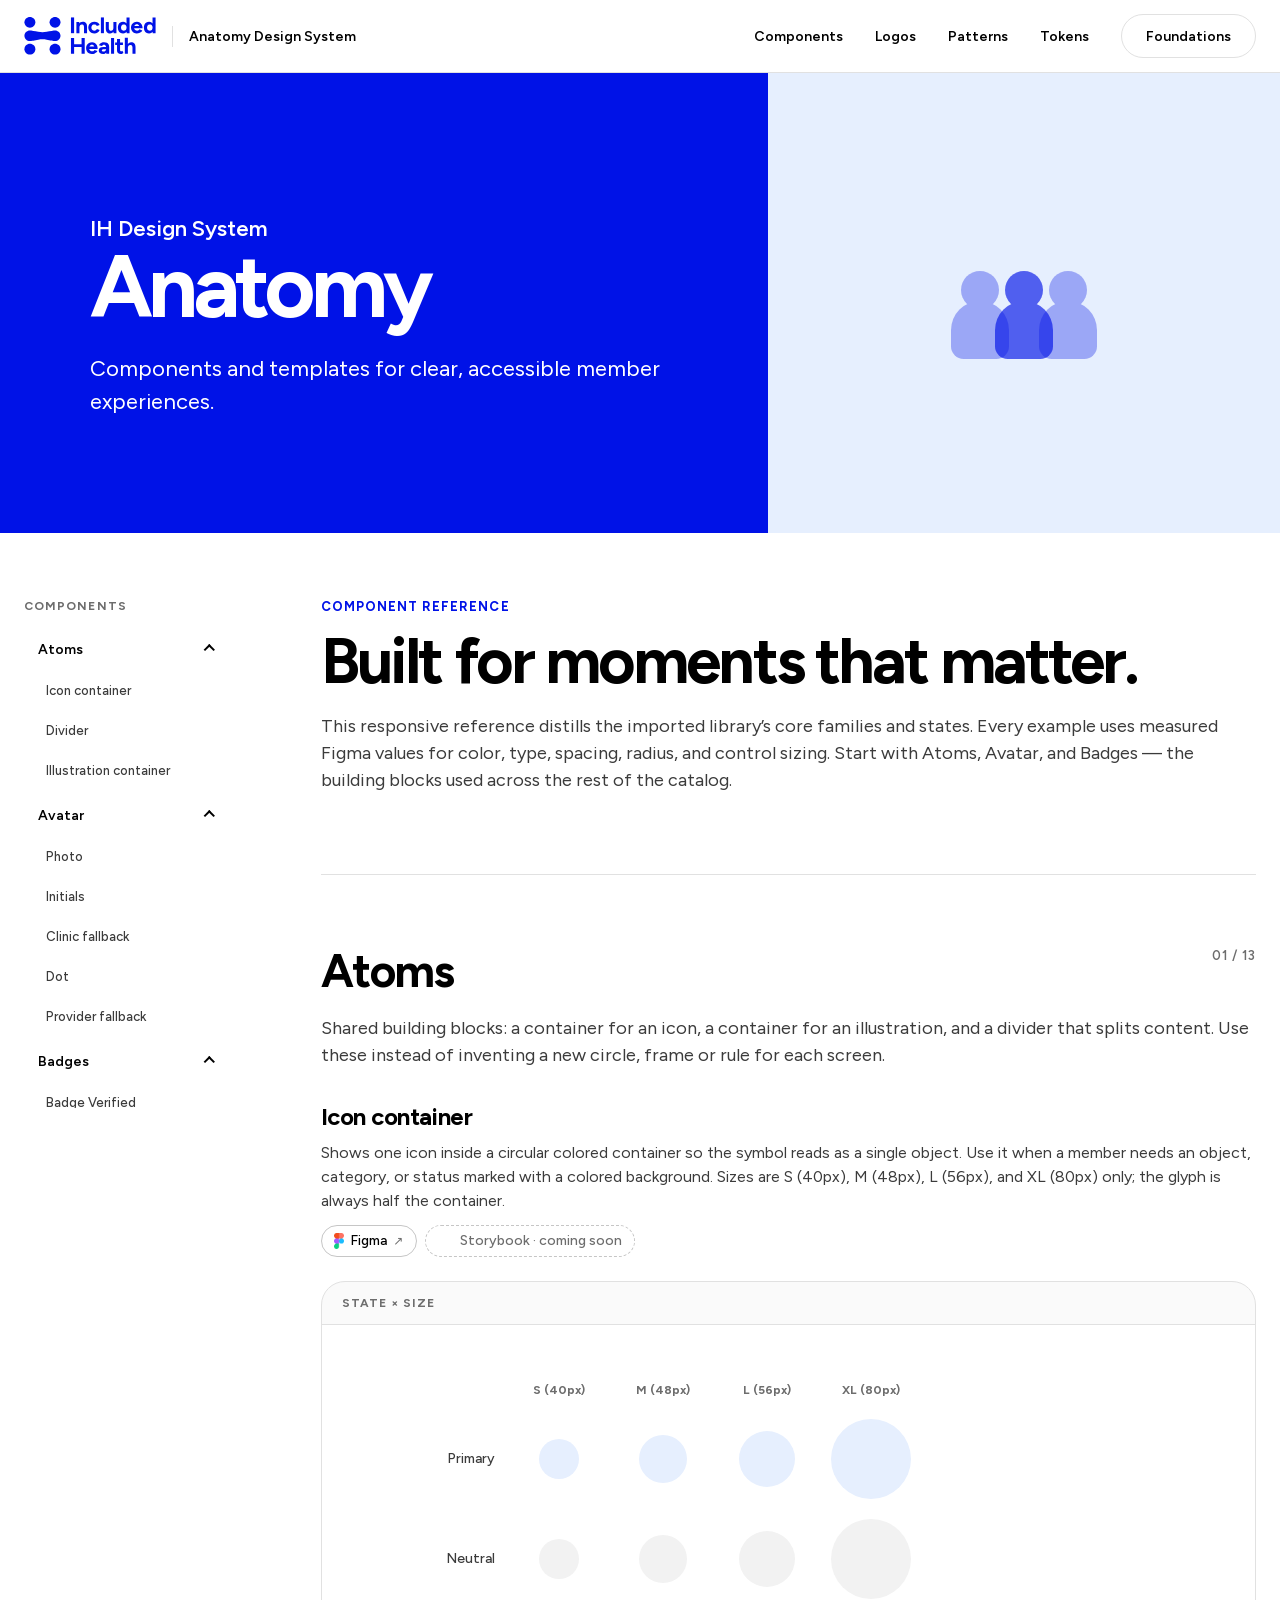
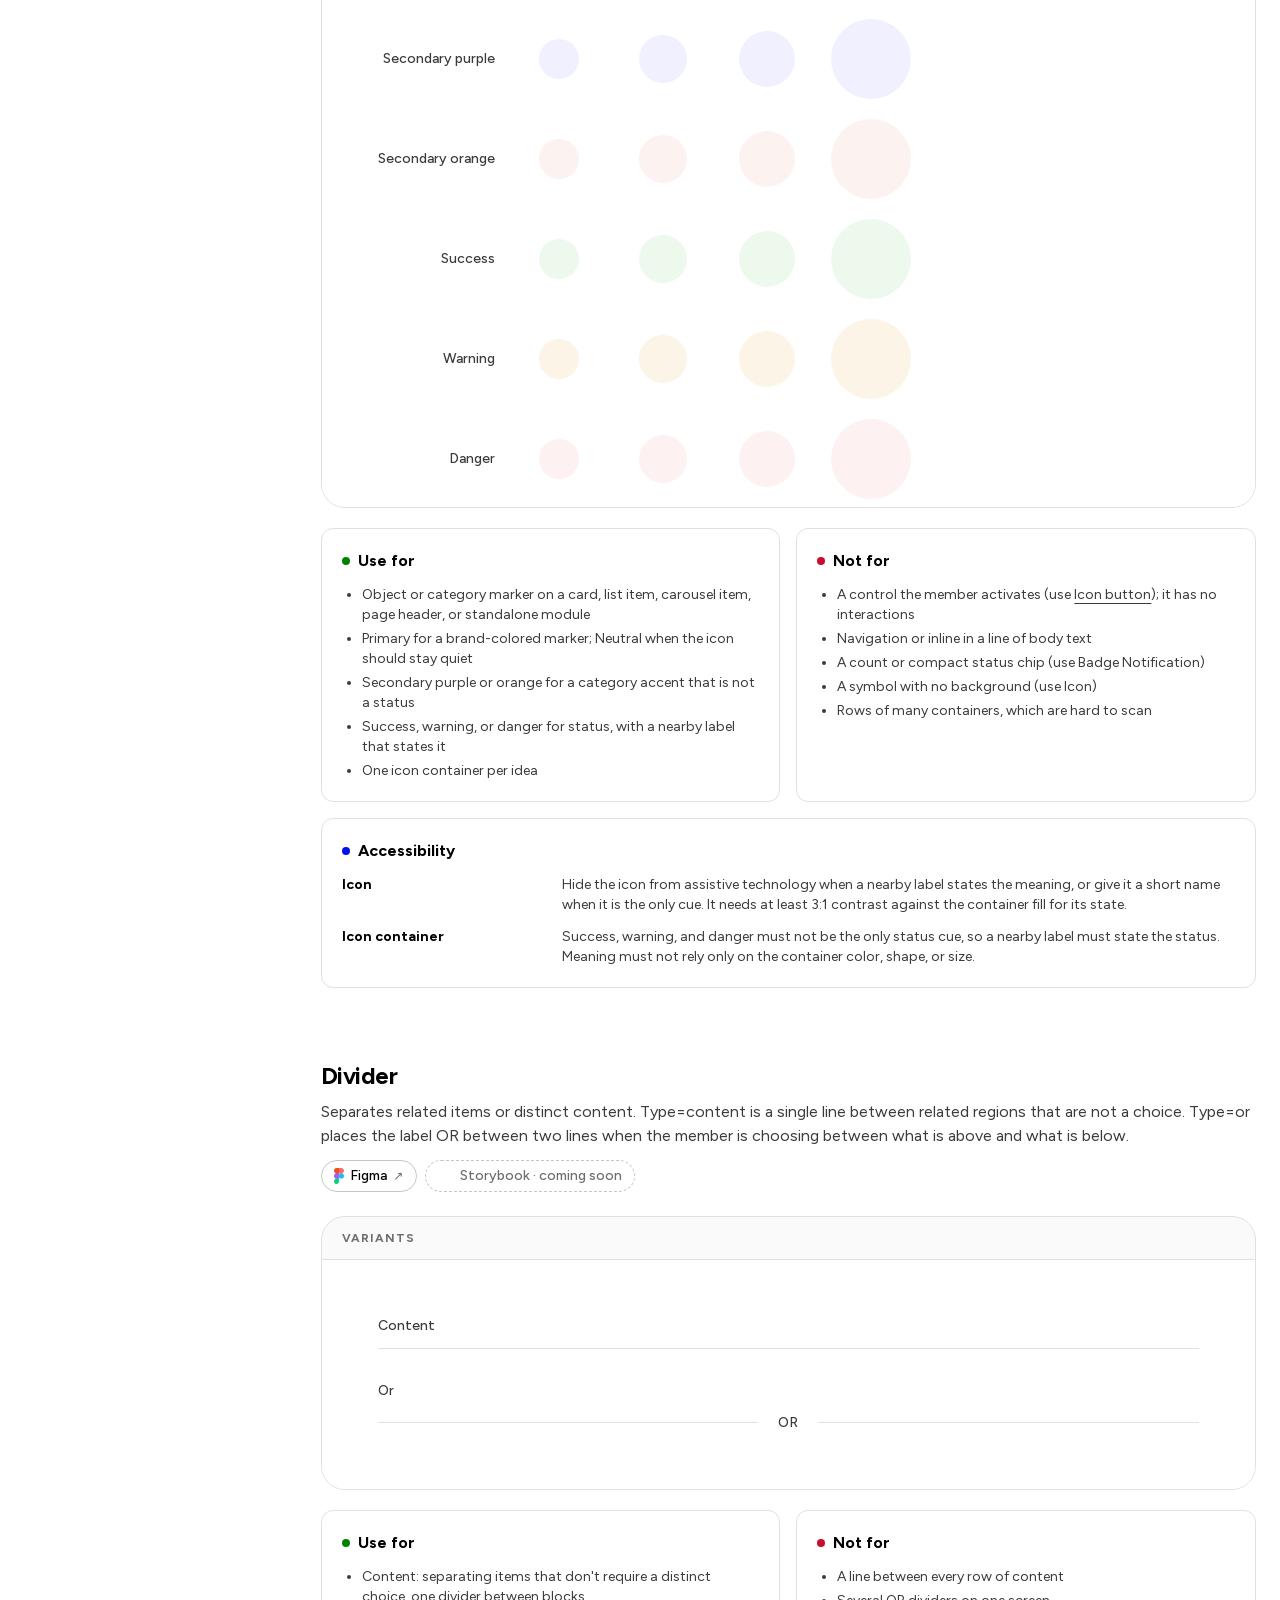
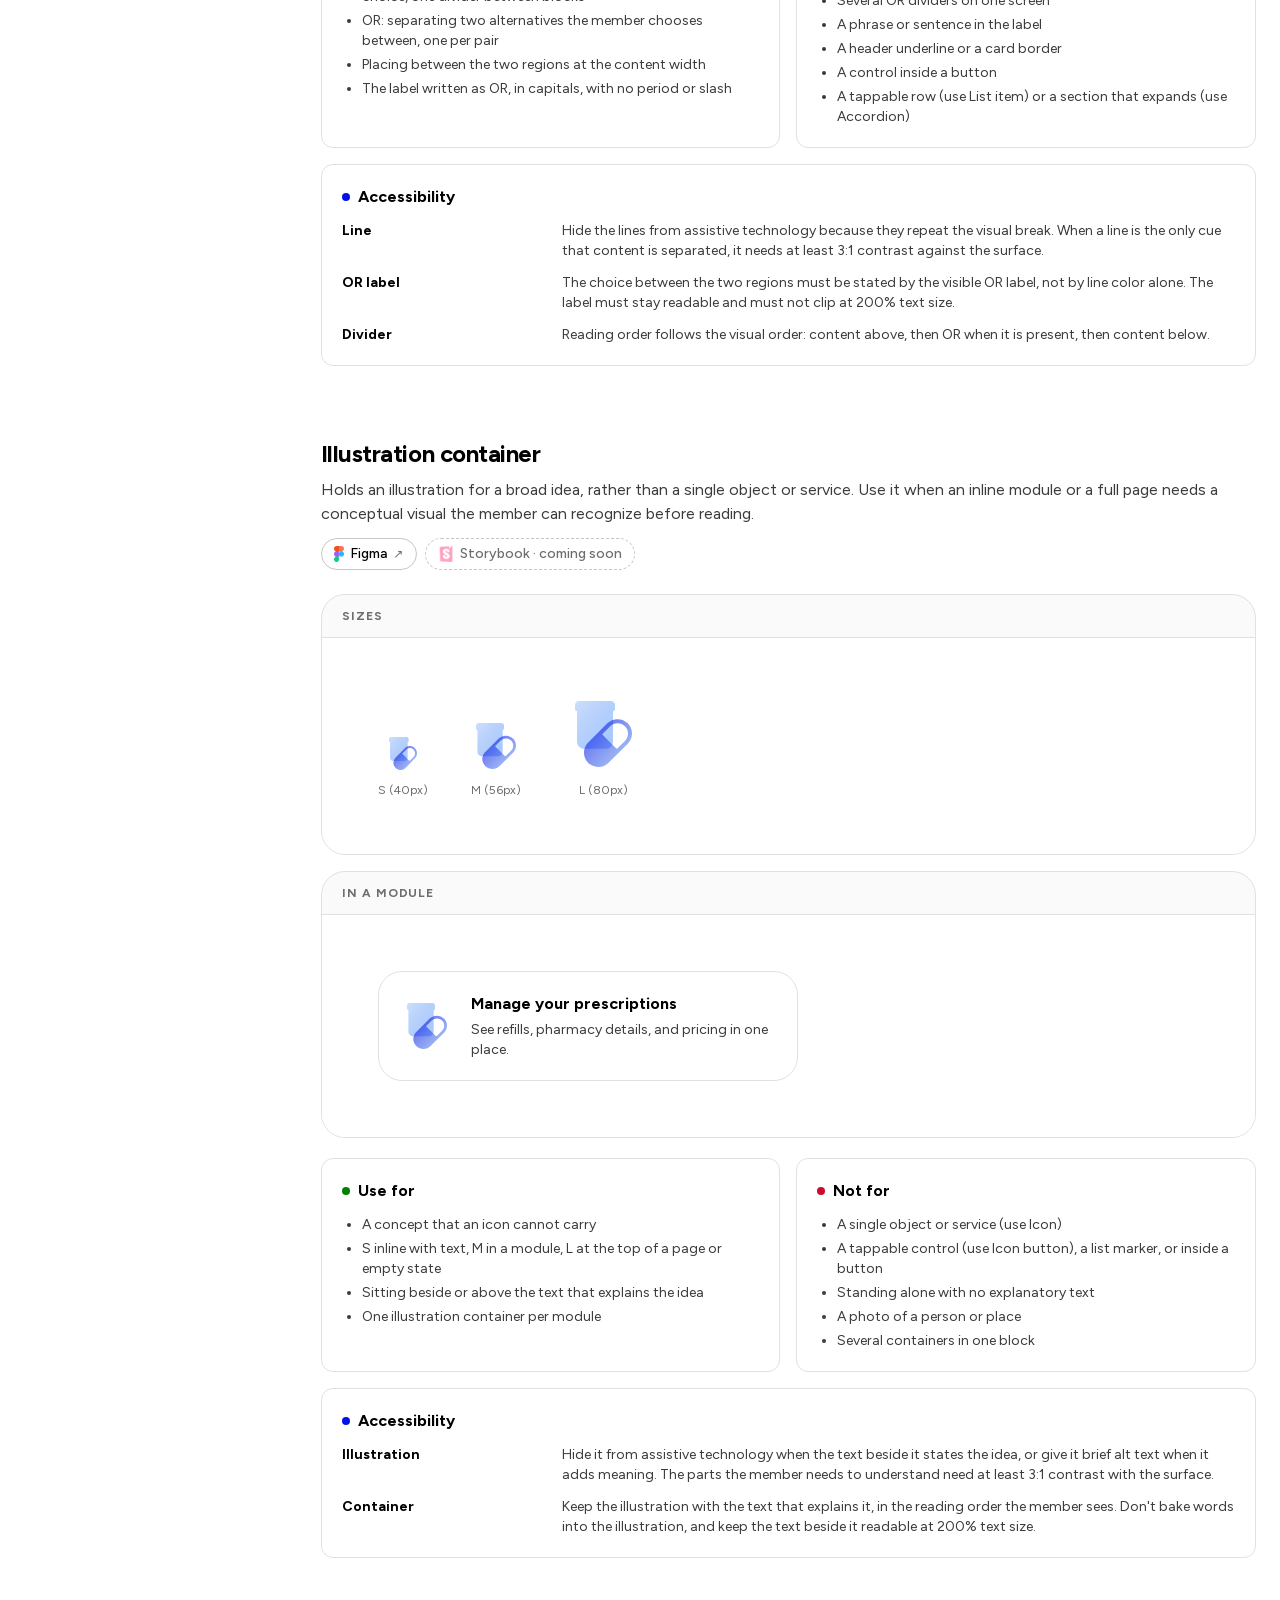
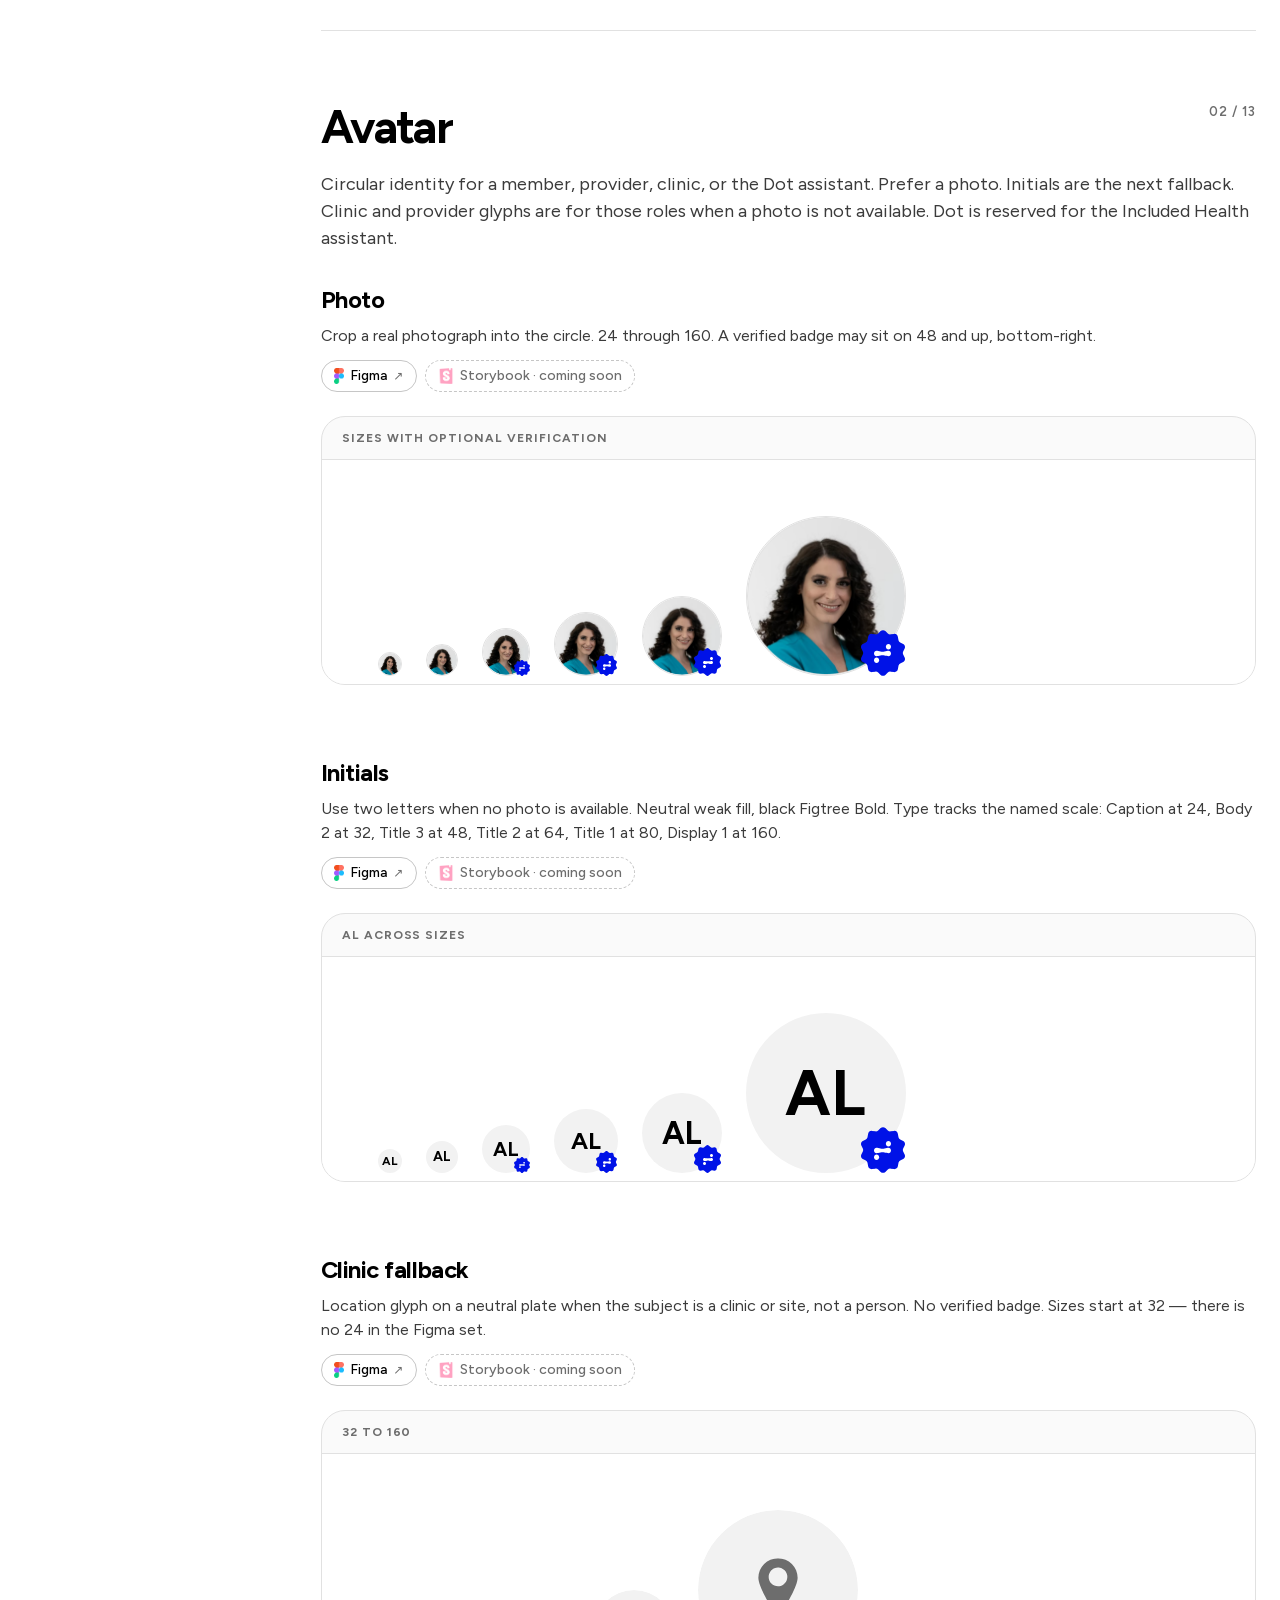
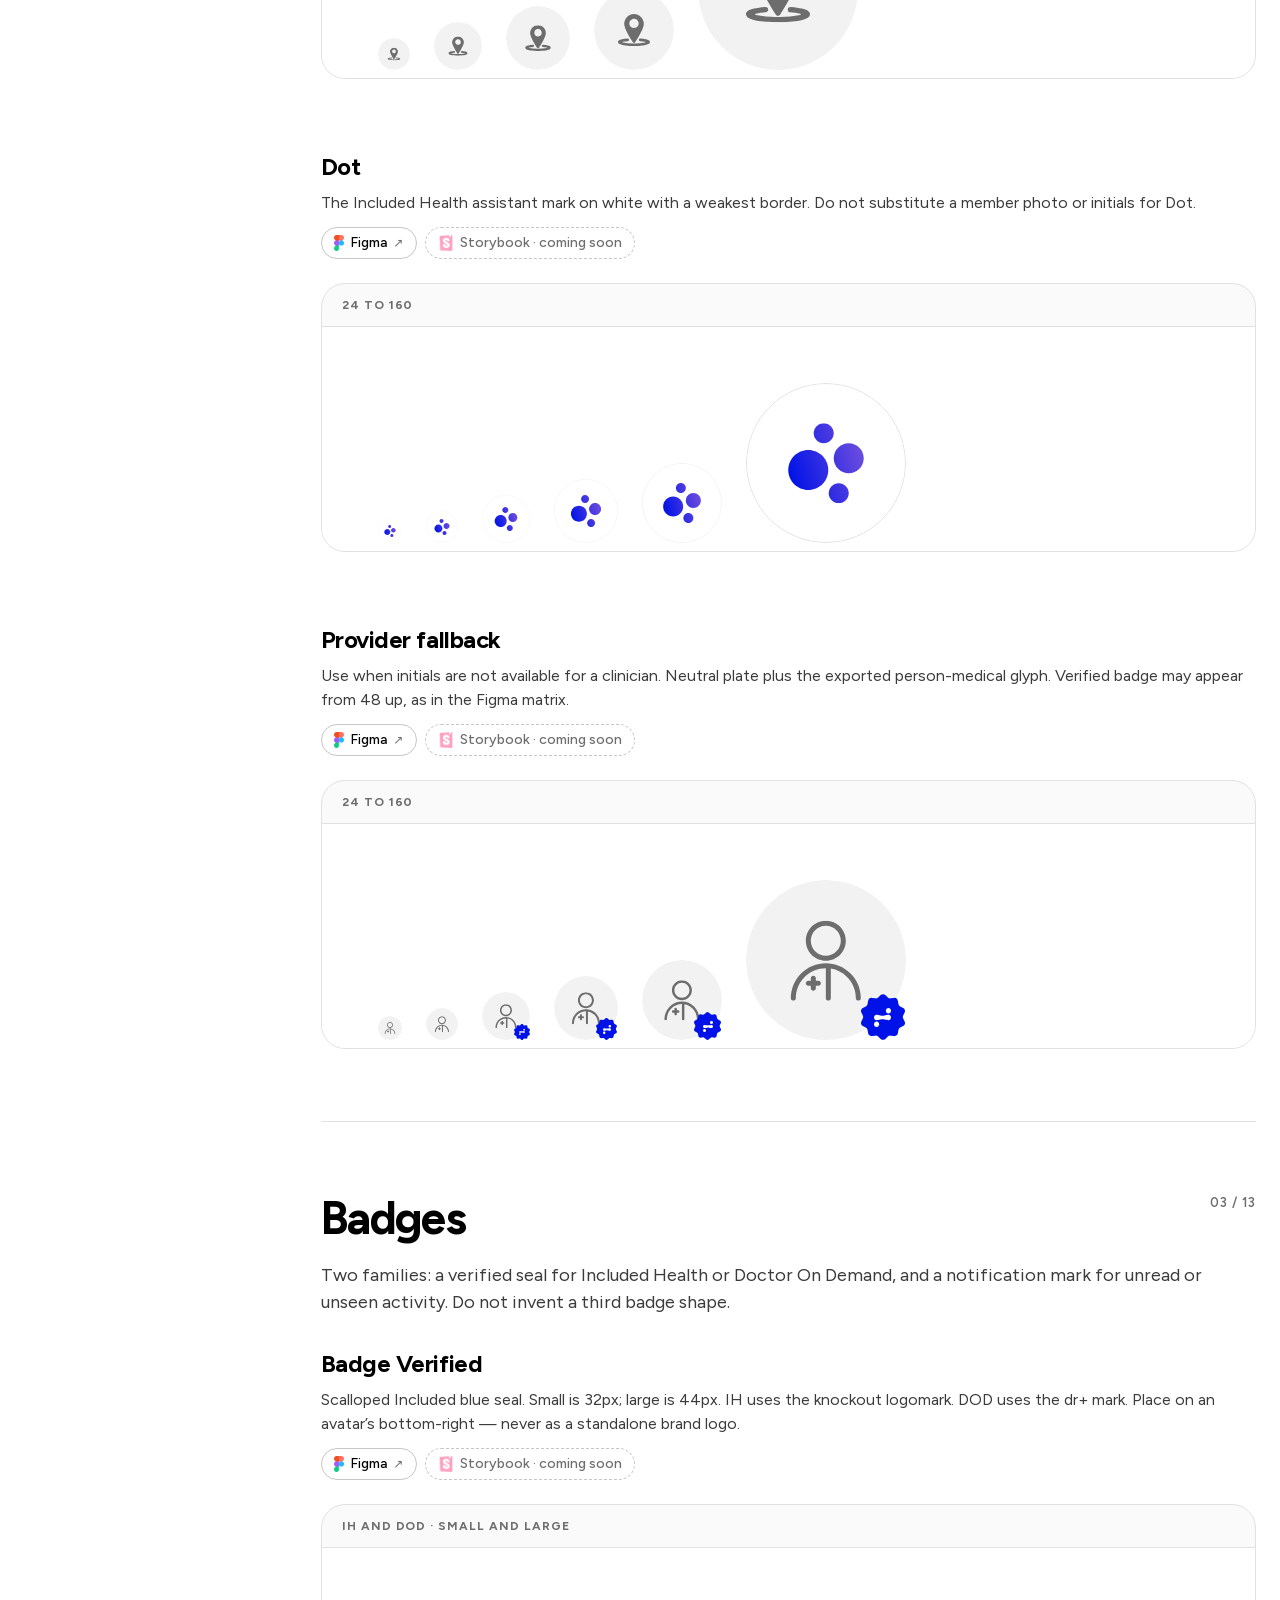
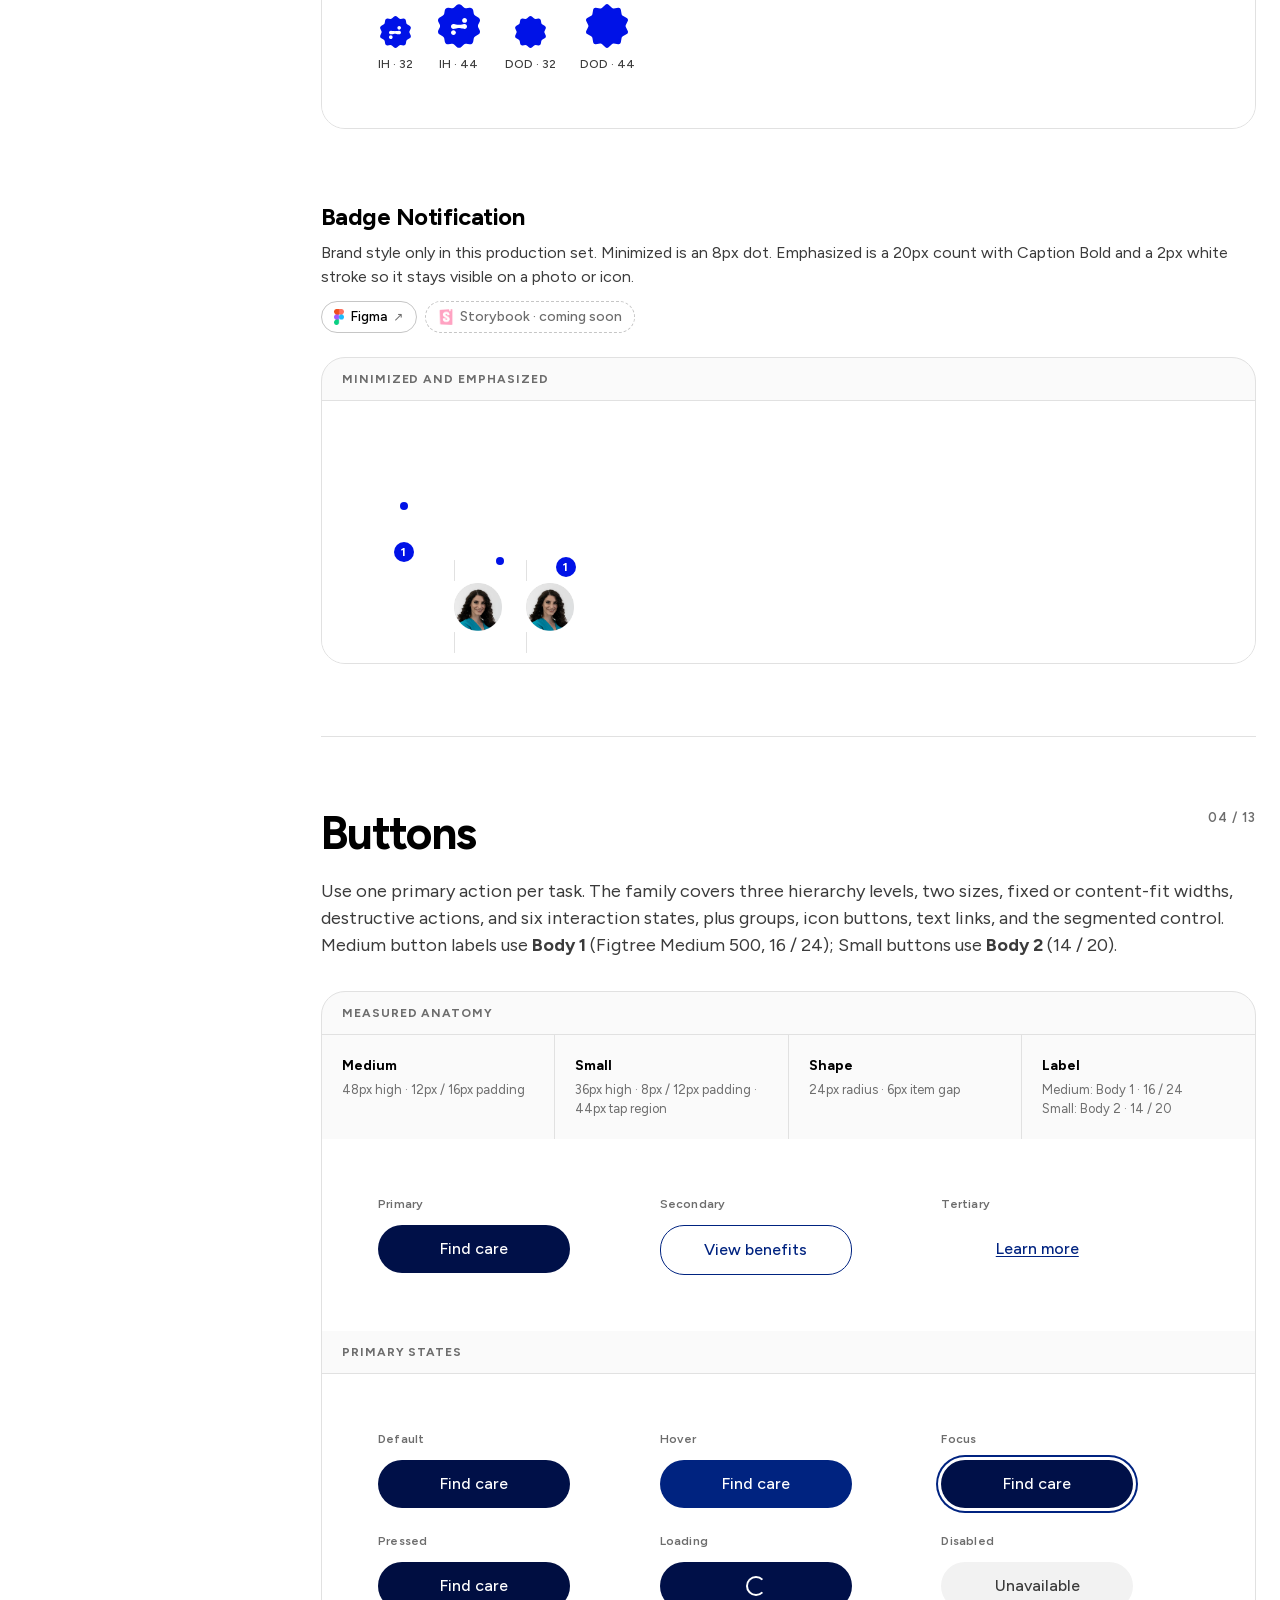
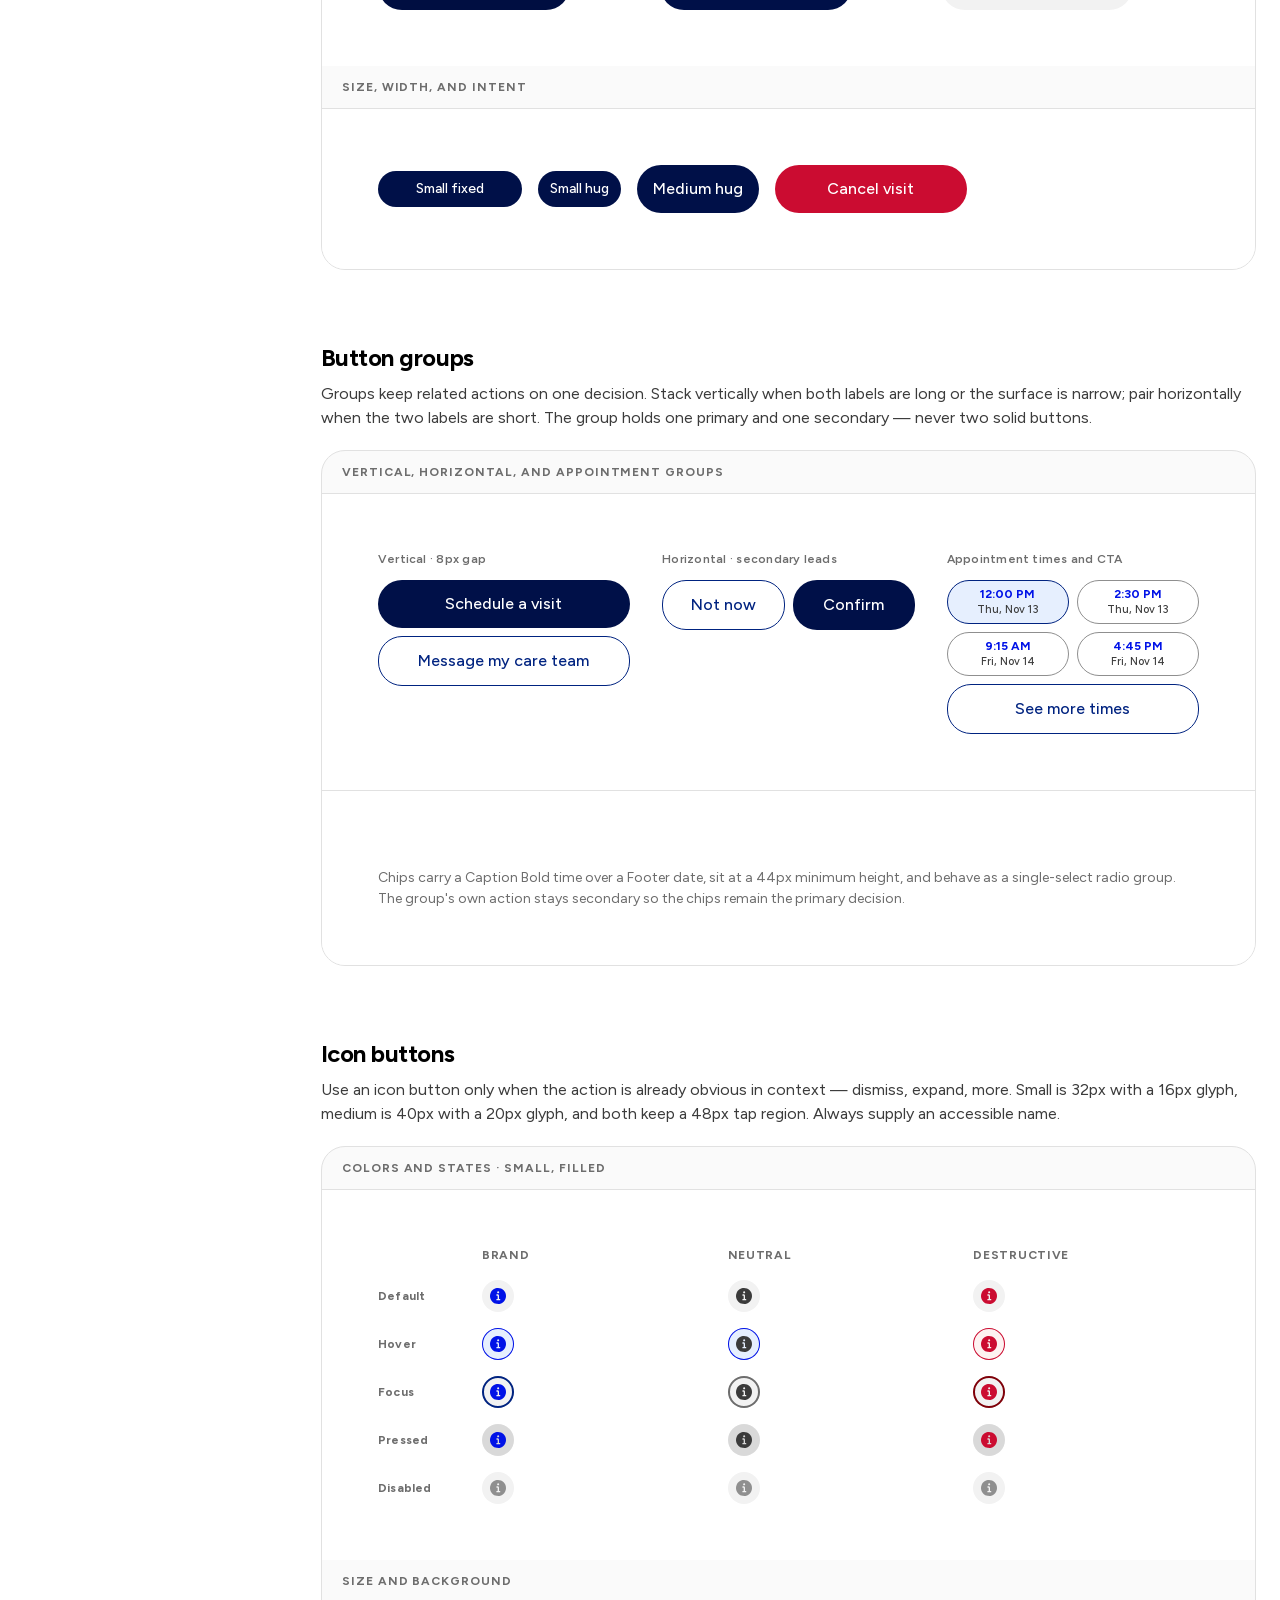
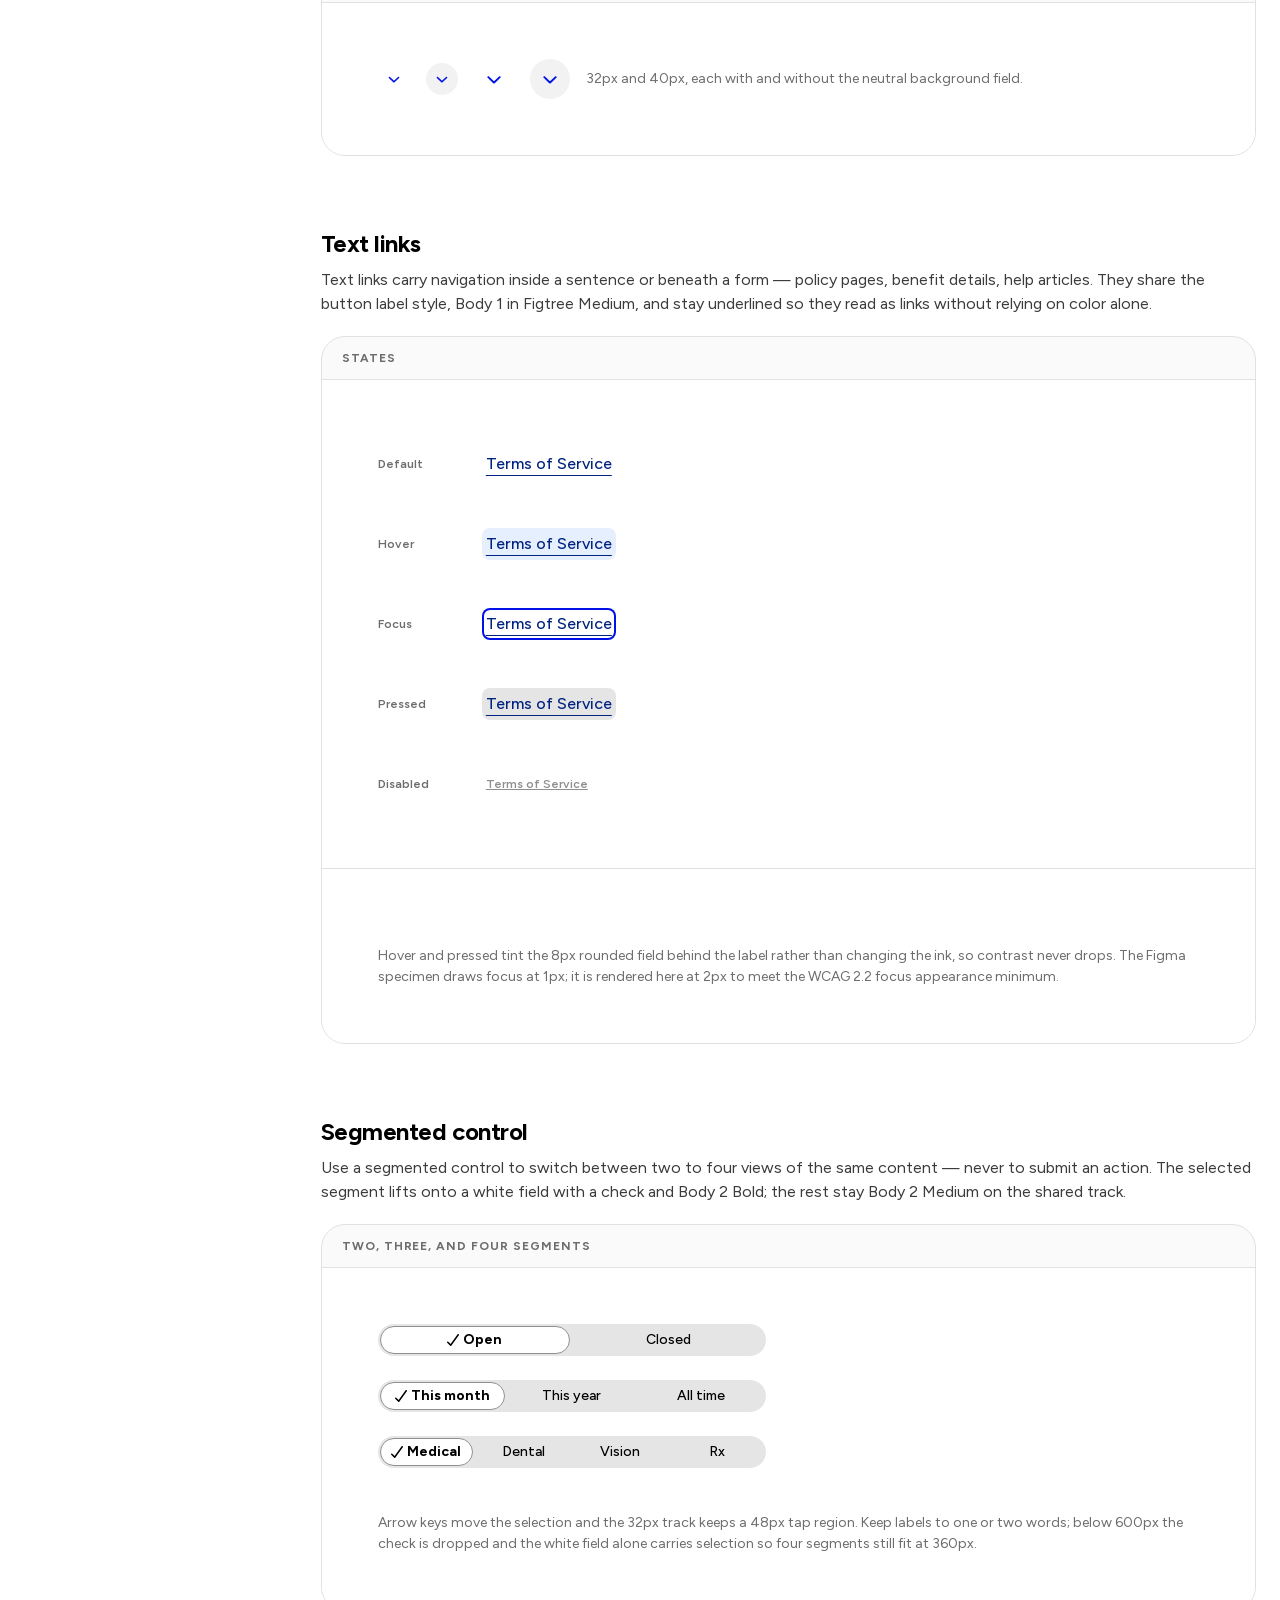
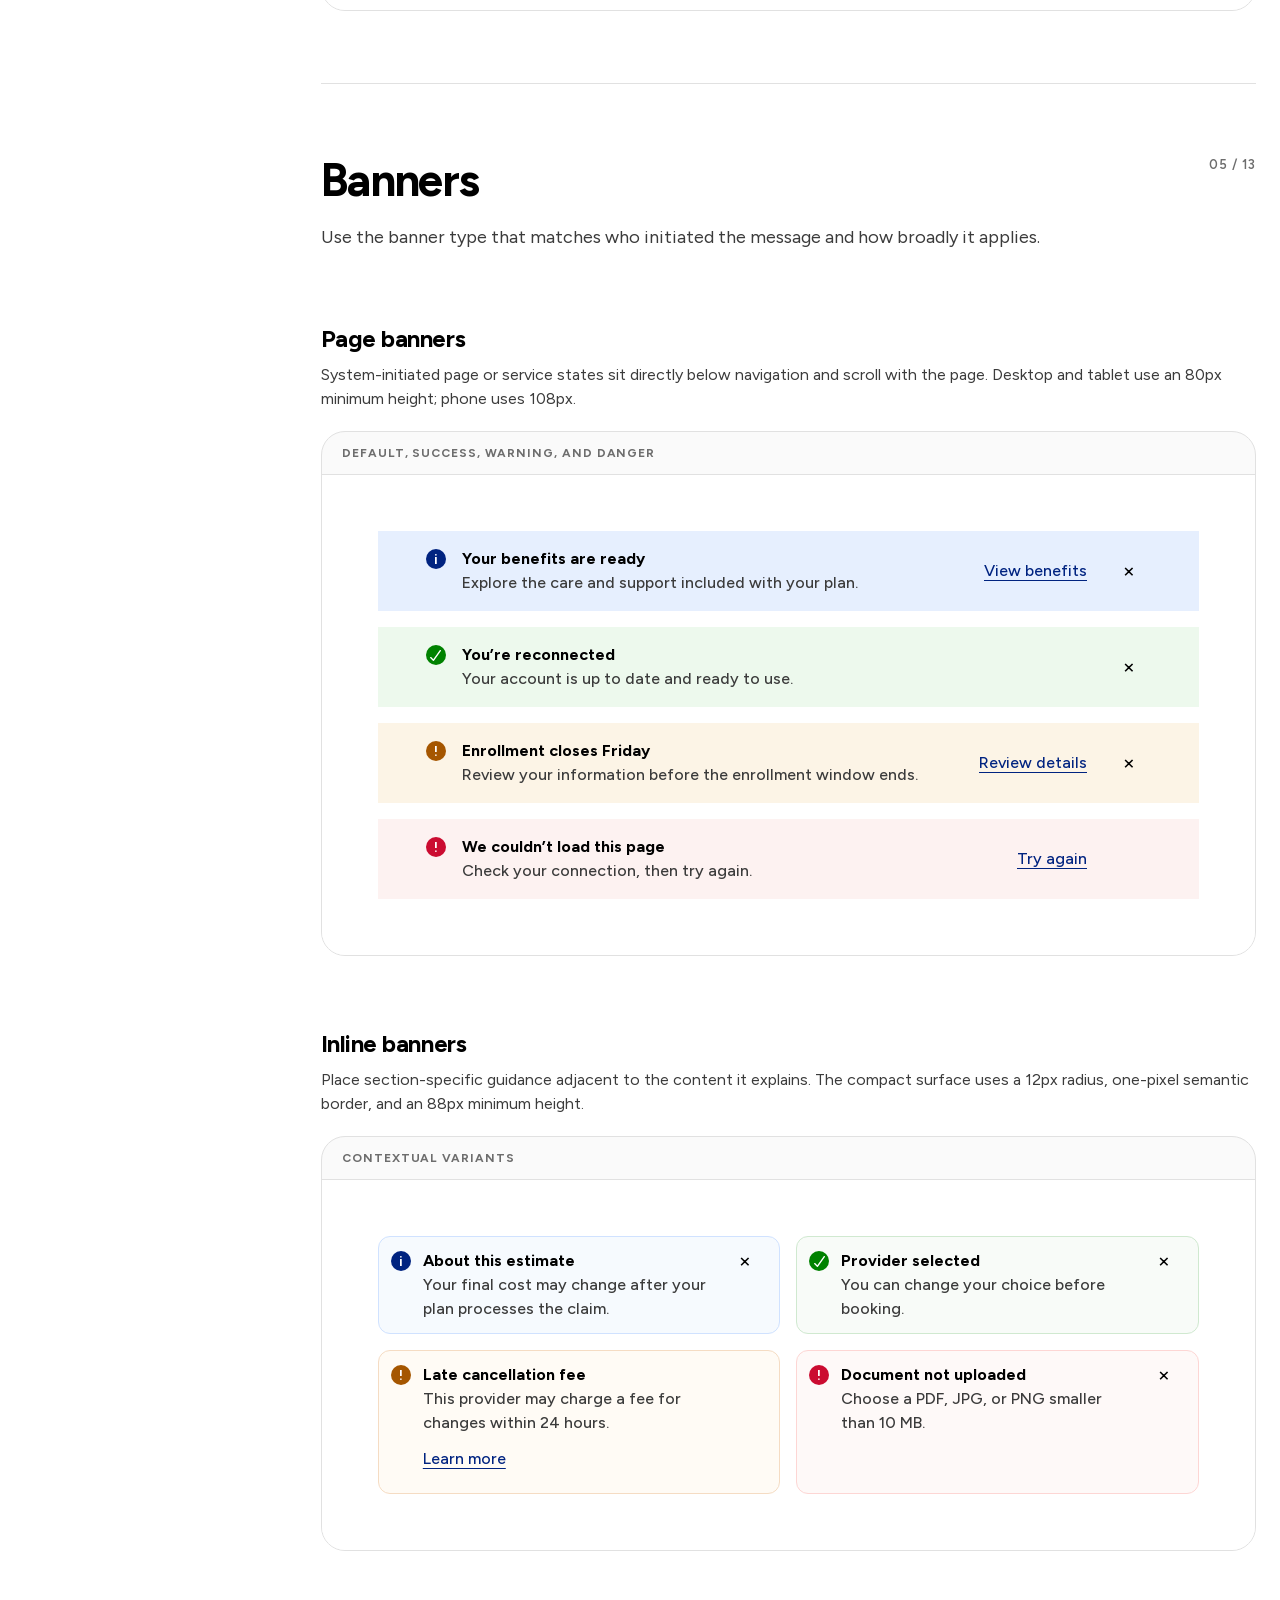
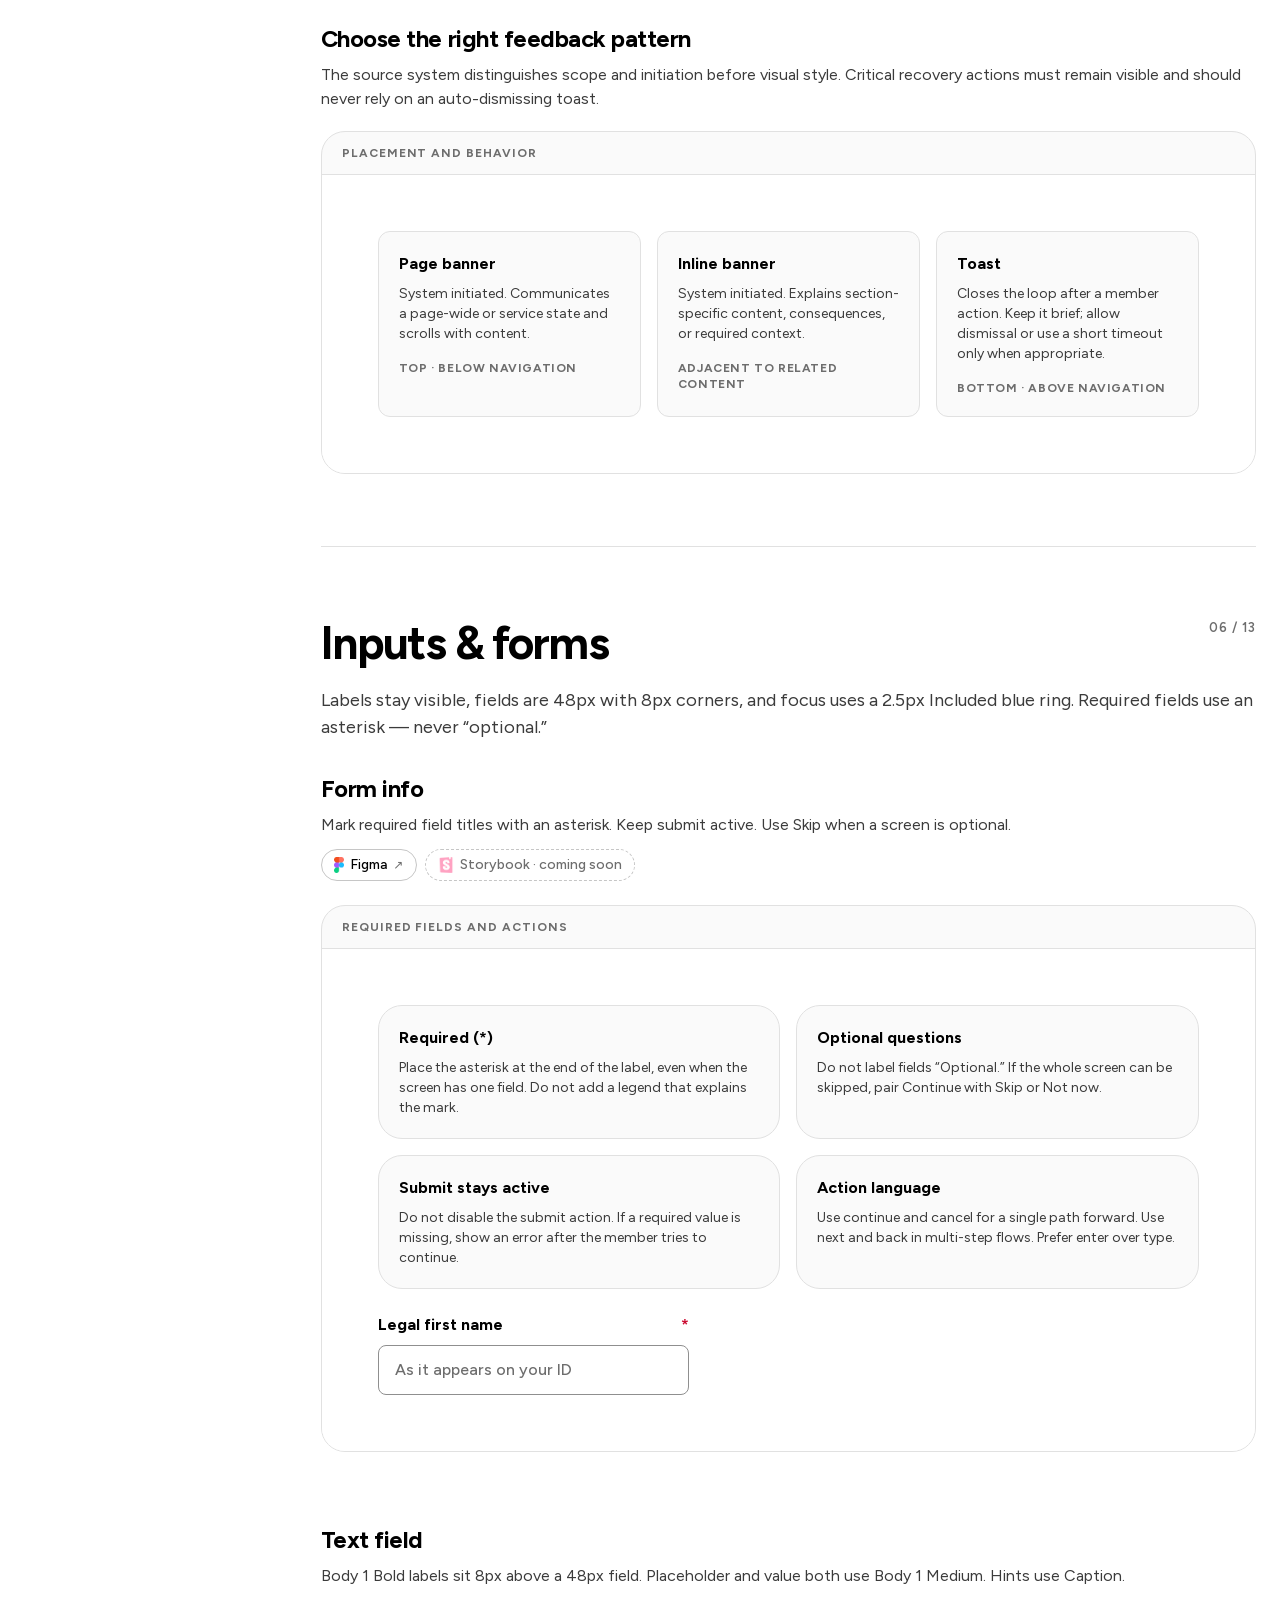
<file: docs/index.html>
<!doctype html>
<html lang="en"><head>
  <meta charset="utf-8">
  <meta name="viewport" content="width=device-width, initial-scale=1">
  <meta name="description" content="Included Health Anatomy component library reference.">
  <title>Anatomy Components — Included Health Design System</title>
    <link rel="stylesheet" href="css/components.css">
</head>
<body>
  <a class="skip-link" href="#main">Skip to components</a>
  <header class="topbar" data-od-id="top-navigation">
    <div class="topbar-inner">
      <a class="brand" href="#top" data-od-id="brand-lockup">
        <img src="assets/images/02da3584e4.svg" alt="Included Health">
        <span>Anatomy Design System</span>
      </a>
      <nav class="top-links" id="top-links" aria-label="Primary">
        <a href="#components" aria-current="page">Components</a>
        <a href="#logos">Logos</a>
        <a href="#patterns">Patterns</a>
        <a href="#tokens">Tokens</a>
        <a class="nav-page-link" href="foundations.html" data-od-id="nav-foundations-link">Foundations</a>
      </nav>
      <button class="menu" id="menu" type="button" aria-expanded="false" aria-controls="top-links">Menu</button>
    </div>
  </header>

  <section class="cover" id="top" data-od-id="cover">
    <div class="cover-copy">
      <p class="cover-kicker">IH Design System</p>
      <h1 data-od-id="cover-heading">Anatomy</h1>
      <p>Components and templates for clear, accessible member experiences.</p>
    </div>
    <div class="cover-art" aria-hidden="true">
      <div class="people"><span class="person"></span><span class="person"></span><span class="person"></span></div>
    </div>
  </section>

  <div class="shell">
    <aside class="side-nav" aria-label="Component index" data-od-id="component-index">
      <p>Components</p>
      <div class="side-nav-scroll" data-od-id="component-index-scroll">
        <div class="nav-group" data-nav-group="atoms">
          <div class="nav-group-row">
            <a href="#atoms">Atoms</a>
            <button class="nav-toggle" type="button" aria-expanded="true" aria-controls="nav-subs-atoms" data-od-id="nav-toggle-atoms"><span class="nav-chevron" aria-hidden="true"></span><span class="visually-hidden">Toggle Atoms subsections</span></button>
          </div>
          <div class="nav-subs" id="nav-subs-atoms">
            <a class="sub" href="#icon-container">Icon container</a>
            <a class="sub" href="#divider">Divider</a>
            <a class="sub" href="#illustration-container">Illustration container</a>
          </div>
        </div>
        <div class="nav-group" data-nav-group="avatar">
          <div class="nav-group-row">
            <a href="#avatar">Avatar</a>
            <button class="nav-toggle" type="button" aria-expanded="true" aria-controls="nav-subs-avatar" data-od-id="nav-toggle-avatar"><span class="nav-chevron" aria-hidden="true"></span><span class="visually-hidden">Toggle Avatar subsections</span></button>
          </div>
          <div class="nav-subs" id="nav-subs-avatar">
            <a class="sub" href="#avatar-photo">Photo</a>
            <a class="sub" href="#avatar-initials">Initials</a>
            <a class="sub" href="#avatar-clinic">Clinic fallback</a>
            <a class="sub" href="#avatar-dot">Dot</a>
            <a class="sub" href="#avatar-provider">Provider fallback</a>
          </div>
        </div>
        <div class="nav-group" data-nav-group="badges">
          <div class="nav-group-row">
            <a href="#badges">Badges</a>
            <button class="nav-toggle" type="button" aria-expanded="true" aria-controls="nav-subs-badges" data-od-id="nav-toggle-badges"><span class="nav-chevron" aria-hidden="true"></span><span class="visually-hidden">Toggle Badges subsections</span></button>
          </div>
          <div class="nav-subs" id="nav-subs-badges">
            <a class="sub" href="#badge-verified">Badge Verified</a>
            <a class="sub" href="#badge-notification">Badge Notification</a>
          </div>
        </div>
        <div class="nav-group" data-nav-group="buttons">
          <div class="nav-group-row">
            <a href="#buttons">Buttons</a>
            <button class="nav-toggle" type="button" aria-expanded="true" aria-controls="nav-subs-buttons" data-od-id="nav-toggle-buttons"><span class="nav-chevron" aria-hidden="true"></span><span class="visually-hidden">Toggle Buttons subsections</span></button>
          </div>
          <div class="nav-subs" id="nav-subs-buttons">
            <a class="sub" href="#button-groups">Button groups</a>
            <a class="sub" href="#icon-buttons">Icon buttons</a>
            <a class="sub" href="#text-links">Text links</a>
            <a class="sub" href="#segmented-control">Segmented control</a>
          </div>
        </div>
        <div class="nav-group" data-nav-group="feedback">
          <div class="nav-group-row">
            <a href="#feedback">Banners</a>
            <button class="nav-toggle" type="button" aria-expanded="true" aria-controls="nav-subs-feedback" data-od-id="nav-toggle-banners"><span class="nav-chevron" aria-hidden="true"></span><span class="visually-hidden">Toggle Banners subsections</span></button>
          </div>
          <div class="nav-subs" id="nav-subs-feedback">
            <a class="sub" href="#page-banners">Page banners</a>
            <a class="sub" href="#inline-banners">Inline banners</a>
            <a class="sub" href="#banner-guidance">Usage guidance</a>
          </div>
        </div>
        <div class="nav-group" data-nav-group="forms">
          <div class="nav-group-row">
            <a href="#forms">Inputs &amp; forms</a>
            <button class="nav-toggle" type="button" aria-expanded="true" aria-controls="nav-subs-forms" data-od-id="nav-toggle-forms"><span class="nav-chevron" aria-hidden="true"></span><span class="visually-hidden">Toggle Inputs and forms subsections</span></button>
          </div>
          <div class="nav-subs" id="nav-subs-forms">
            <a class="sub" href="#form-info">Form info</a>
            <a class="sub" href="#text-field">Text field</a>
            <a class="sub" href="#text-area">Text Area</a>
            <a class="sub" href="#dropdown">Dropdown</a>
            <a class="sub" href="#search-field">Search Field</a>
            <a class="sub" href="#date-input">Date Input</a>
            <a class="sub" href="#calendar">Calendar</a>
            <a class="sub" href="#phone-input">Phone Input</a>
            <a class="sub" href="#radio-button">Radio Button</a>
            <a class="sub" href="#checkbox">Checkbox</a>
            <a class="sub" href="#slider">Slider</a>
            <a class="sub" href="#star-rating">Star rating</a>
            <a class="sub" href="#sms-verification">SMS Verification</a>
            <a class="sub" href="#payment">Payment</a>
          </div>
        </div>
        <div class="nav-group" data-nav-group="cards">
          <div class="nav-group-row">
            <a href="#cards">Cards</a>
            <button class="nav-toggle" type="button" aria-expanded="true" aria-controls="nav-subs-cards" data-od-id="nav-toggle-cards"><span class="nav-chevron" aria-hidden="true"></span><span class="visually-hidden">Toggle Cards subsections</span></button>
          </div>
          <div class="nav-subs" id="nav-subs-cards">
            <a class="sub" href="#get-care-card">Get Care Card</a>
            <a class="sub" href="#status-card">Status Card</a>
            <a class="sub" href="#service-card">Service Card</a>
            <a class="sub" href="#preview-card">Preview Card</a>
            <a class="sub" href="#confirmation-card">Confirmation Card</a>
          </div>
        </div>
        <div class="nav-group" data-nav-group="lists">
          <div class="nav-group-row">
            <a href="#lists">Lists</a>
            <button class="nav-toggle" type="button" aria-expanded="true" aria-controls="nav-subs-lists" data-od-id="nav-toggle-lists"><span class="nav-chevron" aria-hidden="true"></span><span class="visually-hidden">Toggle Lists subsections</span></button>
          </div>
          <div class="nav-subs" id="nav-subs-lists">
            <a class="sub" href="#list-items">List items</a>
            <a class="sub" href="#accordions">Accordion</a>
            <a class="sub" href="#timelines">Timeline</a>
            <a class="sub" href="#promo-bullets">Promo bullets</a>
            <a class="sub" href="#detail-lists">Detail List</a>
          </div>
        </div>
        <div class="nav-group" data-nav-group="navigation">
          <div class="nav-group-row">
            <a href="#navigation">Navigation</a>
            <button class="nav-toggle" type="button" aria-expanded="true" aria-controls="nav-subs-navigation" data-od-id="nav-toggle-navigation"><span class="nav-chevron" aria-hidden="true"></span><span class="visually-hidden">Toggle Navigation subsections</span></button>
          </div>
          <div class="nav-subs" id="nav-subs-navigation">
            <a class="sub" href="#bottom-tab-bar">Bottom tab bar</a>
            <a class="sub" href="#nav-drawer">Nav Drawer (web)</a>
            <a class="sub" href="#top-nav">Top Nav</a>
            <a class="sub" href="#secondary-nav">Secondary nav</a>
            <a class="sub" href="#page-tab">Page Tab</a>
            <a class="sub" href="#footer-nav">Footer</a>
          </div>
        </div>
        <div class="nav-group" data-nav-group="messaging">
          <div class="nav-group-row">
            <a href="#messaging">Messaging</a>
            <button class="nav-toggle" type="button" aria-expanded="true" aria-controls="nav-subs-messaging" data-od-id="nav-toggle-messaging"><span class="nav-chevron" aria-hidden="true"></span><span class="visually-hidden">Toggle Messaging subsections</span></button>
          </div>
          <div class="nav-subs" id="nav-subs-messaging">
            <a class="sub" href="#timestamp">Timestamp</a>
            <a class="sub" href="#system-message">System Message</a>
            <a class="sub" href="#chat-input">Chat input</a>
            <a class="sub" href="#jump-to-latest">Jump to Latest</a>
            <a class="sub" href="#response">Response</a>
            <a class="sub" href="#attachments">Attachments</a>
            <a class="sub" href="#quick-reply">Quick Reply</a>
            <a class="sub" href="#multi-select-reply">Multi-select Reply</a>
            <a class="sub" href="#disclaimer">Disclaimer</a>
          </div>
        </div>
        <div class="nav-group" data-nav-group="logos">
          <div class="nav-group-row">
            <a href="#logos">Logos</a>
            <button class="nav-toggle" type="button" aria-expanded="true" aria-controls="nav-subs-logos" data-od-id="nav-toggle-logos"><span class="nav-chevron" aria-hidden="true"></span><span class="visually-hidden">Toggle Logos subsections</span></button>
          </div>
          <div class="nav-subs" id="nav-subs-logos">
            <a class="sub" href="#brand-logo">Brand logo</a>
            <a class="sub" href="#brand-logo-mark">Brand logo mark</a>
            <a class="sub" href="#logo-example-usage">Logo example usage</a>
          </div>
        </div>
        <div class="nav-group" data-nav-group="patterns">
          <div class="nav-group-row">
            <a href="#patterns">Patterns</a>
          </div>
        </div>
        <div class="nav-group" data-nav-group="tokens">
          <div class="nav-group-row">
            <a href="#tokens">Tokens</a>
            <button class="nav-toggle" type="button" aria-expanded="true" aria-controls="nav-subs-tokens" data-od-id="nav-toggle-tokens"><span class="nav-chevron" aria-hidden="true"></span><span class="visually-hidden">Toggle Tokens subsections</span></button>
          </div>
          <div class="nav-subs" id="nav-subs-tokens">
            <a class="sub" href="#color-primitives">Primitives</a>
            <a class="sub" href="#color-semantic">Semantic</a>
          </div>
        </div>
      </div>
    </aside>

    <main id="main">
      <section class="intro" id="components" data-od-id="components-introduction">
        <p class="eyebrow">Component reference</p>
        <h2 data-od-id="components-heading">Built for moments that matter.</h2>
        <p>This responsive reference distills the imported library’s core families and states. Every example uses measured Figma values for color, type, spacing, radius, and control sizing. Start with Atoms, Avatar, and Badges — the building blocks used across the rest of the catalog.</p>
      </section>

      <section class="component-section" id="atoms" data-od-id="atoms-section">
        <div class="section-head">
          <div><h3>Atoms</h3><p>Shared building blocks: a container for an icon, a container for an illustration, and a divider that splits content. Use these instead of inventing a new circle, frame or rule for each screen.</p></div>
          <span class="count">01 / 13</span>
        </div>

        <section class="card-subsection" id="icon-container" data-od-id="icon-container-subsection">
          <div class="sub-head"><h4>Icon container</h4><p>Shows one icon inside a circular colored container so the symbol reads as a single object. Use it when a member needs an object, category, or status marked with a colored background. Sizes are S (40px), M (48px), L (56px), and XL (80px) only; the glyph is always half the container.</p><div class="source-links"><a class="source-link" href="https://www.figma.com/design/VT79VSlhYlpl0g2JS9vLKt/Anatomy--IH-Design-System?node-id=47425-22964" target="_blank" rel="noopener"><img src="assets/images/figma-logo.webp" alt="">Figma</a><span class="source-link pending" title="Storybook link coming soon"><img src="assets/images/storybook-logo.webp" alt="">Storybook · coming soon</span></div></div>
          <div class="demo">
            <div class="demo-label">State × size</div>
            <div class="stage avatar-scroll">
              <div class="atom-matrix" data-od-id="icon-container-matrix">
                <span></span>
                <p class="col-label">S (40px)</p>
                <p class="col-label">M (48px)</p>
                <p class="col-label">L (56px)</p>
                <p class="col-label">XL (80px)</p>
                <p class="row-label">Primary</p>
                <span class="ic ic-40 primary" aria-hidden="true"><span class="ph"></span></span>
                <span class="ic ic-48 primary" aria-hidden="true"><span class="ph"></span></span>
                <span class="ic ic-56 primary" aria-hidden="true"><span class="ph"></span></span>
                <span class="ic ic-80 primary" aria-hidden="true"><span class="ph"></span></span>
                <p class="row-label">Neutral</p>
                <span class="ic ic-40 neutral" aria-hidden="true"><span class="ph"></span></span>
                <span class="ic ic-48 neutral" aria-hidden="true"><span class="ph"></span></span>
                <span class="ic ic-56 neutral" aria-hidden="true"><span class="ph"></span></span>
                <span class="ic ic-80 neutral" aria-hidden="true"><span class="ph"></span></span>
                <p class="row-label">Secondary purple</p>
                <span class="ic ic-40 purple" aria-hidden="true"><span class="ph"></span></span>
                <span class="ic ic-48 purple" aria-hidden="true"><span class="ph"></span></span>
                <span class="ic ic-56 purple" aria-hidden="true"><span class="ph"></span></span>
                <span class="ic ic-80 purple" aria-hidden="true"><span class="ph"></span></span>
                <p class="row-label">Secondary orange</p>
                <span class="ic ic-40 orange" aria-hidden="true"><span class="ph"></span></span>
                <span class="ic ic-48 orange" aria-hidden="true"><span class="ph"></span></span>
                <span class="ic ic-56 orange" aria-hidden="true"><span class="ph"></span></span>
                <span class="ic ic-80 orange" aria-hidden="true"><span class="ph"></span></span>
                <p class="row-label">Success</p>
                <span class="ic ic-40 success" aria-hidden="true"><span class="ph"></span></span>
                <span class="ic ic-48 success" aria-hidden="true"><span class="ph"></span></span>
                <span class="ic ic-56 success" aria-hidden="true"><span class="ph"></span></span>
                <span class="ic ic-80 success" aria-hidden="true"><span class="ph"></span></span>
                <p class="row-label">Warning</p>
                <span class="ic ic-40 warning" aria-hidden="true"><span class="ph"></span></span>
                <span class="ic ic-48 warning" aria-hidden="true"><span class="ph"></span></span>
                <span class="ic ic-56 warning" aria-hidden="true"><span class="ph"></span></span>
                <span class="ic ic-80 warning" aria-hidden="true"><span class="ph"></span></span>
                <p class="row-label">Danger</p>
                <span class="ic ic-40 danger" aria-hidden="true"><span class="ph"></span></span>
                <span class="ic ic-48 danger" aria-hidden="true"><span class="ph"></span></span>
                <span class="ic ic-56 danger" aria-hidden="true"><span class="ph"></span></span>
                <span class="ic ic-80 danger" aria-hidden="true"><span class="ph"></span></span>
              </div>
            </div>
          </div>
          <div class="guide" data-od-id="icon-container-guidance">
            <section class="guide-card use"><h5>Use for</h5><ul><li>Object or category marker on a card, list item, carousel item, page header, or standalone module</li><li>Primary for a brand-colored marker; Neutral when the icon should stay quiet</li><li>Secondary purple or orange for a category accent that is not a status</li><li>Success, warning, or danger for status, with a nearby label that states it</li><li>One icon container per idea</li></ul></section>
            <section class="guide-card avoid"><h5>Not for</h5><ul><li>A control the member activates (use <a href="#icon-buttons">Icon button</a>); it has no interactions</li><li>Navigation or inline in a line of body text</li><li>A count or compact status chip (use Badge Notification)</li><li>A symbol with no background (use Icon)</li><li>Rows of many containers, which are hard to scan</li></ul></section>
            <section class="guide-card wide"><h5>Accessibility</h5><dl>
              <dt>Icon</dt><dd><p>Hide the icon from assistive technology when a nearby label states the meaning, or give it a short name when it is the only cue. It needs at least 3:1 contrast against the container fill for its state.</p></dd>
              <dt>Icon container</dt><dd><p>Success, warning, and danger must not be the only status cue, so a nearby label must state the status. Meaning must not rely only on the container color, shape, or size.</p></dd>
            </dl></section>
          </div>
        </section>

        <section class="card-subsection" id="divider" data-od-id="divider-subsection">
          <div class="sub-head"><h4>Divider</h4><p>Separates related items or distinct content. Type=content is a single line between related regions that are not a choice. Type=or places the label OR between two lines when the member is choosing between what is above and what is below.</p><div class="source-links"><a class="source-link" href="https://www.figma.com/design/VT79VSlhYlpl0g2JS9vLKt/Anatomy--IH-Design-System?node-id=47624-55843" target="_blank" rel="noopener"><img src="assets/images/figma-logo.webp" alt="">Figma</a><span class="source-link pending" title="Storybook link coming soon"><img src="assets/images/storybook-logo.webp" alt="">Storybook · coming soon</span></div></div>
          <div class="demo">
            <div class="demo-label">Variants</div>
            <div class="stage">
              <div class="divider-stack" data-od-id="divider-types">
                <div class="variant"><p class="variant-label">Content</p><div class="divider-content" role="separator"></div></div>
                <div class="variant"><p class="variant-label">Or</p><div class="divider-or" role="separator"><span>OR</span></div></div>
              </div>
            </div>
          </div>
          <div class="guide" data-od-id="divider-guidance">
            <section class="guide-card use"><h5>Use for</h5><ul><li>Content: separating items that don't require a distinct choice, one divider between blocks</li><li>OR: separating two alternatives the member chooses between, one per pair</li><li>Placing between the two regions at the content width</li><li>The label written as OR, in capitals, with no period or slash</li></ul></section>
            <section class="guide-card avoid"><h5>Not for</h5><ul><li>A line between every row of content</li><li>Several OR dividers on one screen</li><li>A phrase or sentence in the label</li><li>A header underline or a card border</li><li>A control inside a button</li><li>A tappable row (use List item) or a section that expands (use Accordion)</li></ul></section>
            <section class="guide-card wide"><h5>Accessibility</h5><dl>
              <dt>Line</dt><dd><p>Hide the lines from assistive technology because they repeat the visual break. When a line is the only cue that content is separated, it needs at least 3:1 contrast against the surface.</p></dd>
              <dt>OR label</dt><dd><p>The choice between the two regions must be stated by the visible OR label, not by line color alone. The label must stay readable and must not clip at 200% text size.</p></dd>
              <dt>Divider</dt><dd><p>Reading order follows the visual order: content above, then OR when it is present, then content below.</p></dd>
            </dl></section>
          </div>
        </section>

        <section class="card-subsection" id="illustration-container" data-od-id="illustration-container-subsection">
          <div class="sub-head"><h4>Illustration container</h4><p>Holds an illustration for a broad idea, rather than a single object or service. Use it when an inline module or a full page needs a conceptual visual the member can recognize before reading.</p><div class="source-links"><a class="source-link" href="https://www.figma.com/design/VT79VSlhYlpl0g2JS9vLKt/Anatomy--IH-Design-System?node-id=49983-20353" target="_blank" rel="noopener"><img src="assets/images/figma-logo.webp" alt="">Figma</a><span class="source-link pending" title="Storybook link coming soon"><img src="assets/images/storybook-logo.webp" alt="">Storybook · coming soon</span></div></div>
          <div class="demo">
            <div class="demo-label">Sizes</div>
            <div class="stage">
              <div class="illo-row" data-od-id="illustration-container-sizes">
                <figure><span class="illo illo-s"><img src="assets/images/illo-pill-bottle.svg" alt=""></span><figcaption>S (40px)</figcaption></figure>
                <figure><span class="illo illo-m"><img src="assets/images/illo-pill-bottle.svg" alt=""></span><figcaption>M (56px)</figcaption></figure>
                <figure><span class="illo illo-l"><img src="assets/images/illo-pill-bottle.svg" alt=""></span><figcaption>L (80px)</figcaption></figure>
              </div>
            </div>
          </div>
          <div class="demo" style="margin-top: var(--s4)">
            <div class="demo-label">In a module</div>
            <div class="stage">
              <div class="illo-example" data-od-id="illustration-container-example">
                <span class="illo illo-m"><img src="assets/images/illo-pill-bottle.svg" alt=""></span>
                <div><strong>Manage your prescriptions</strong><p>See refills, pharmacy details, and pricing in one place.</p></div>
              </div>
            </div>
          </div>
          <div class="guide" data-od-id="illustration-container-guidance">
            <section class="guide-card use"><h5>Use for</h5><ul><li>A concept that an icon cannot carry</li><li>S inline with text, M in a module, L at the top of a page or empty state</li><li>Sitting beside or above the text that explains the idea</li><li>One illustration container per module</li></ul></section>
            <section class="guide-card avoid"><h5>Not for</h5><ul><li>A single object or service (use Icon)</li><li>A tappable control (use Icon button), a list marker, or inside a button</li><li>Standing alone with no explanatory text</li><li>A photo of a person or place</li><li>Several containers in one block</li></ul></section>
            <section class="guide-card wide"><h5>Accessibility</h5><dl>
              <dt>Illustration</dt><dd><p>Hide it from assistive technology when the text beside it states the idea, or give it brief alt text when it adds meaning. The parts the member needs to understand need at least 3:1 contrast with the surface.</p></dd>
              <dt>Container</dt><dd><p>Keep the illustration with the text that explains it, in the reading order the member sees. Don't bake words into the illustration, and keep the text beside it readable at 200% text size.</p></dd>
            </dl></section>
          </div>
        </section>
      </section>

      <section class="component-section" id="avatar" data-od-id="avatar-section">
        <div class="section-head">
          <div><h3>Avatar</h3><p>Circular identity for a member, provider, clinic, or the Dot assistant. Prefer a photo. Initials are the next fallback. Clinic and provider glyphs are for those roles when a photo is not available. Dot is reserved for the Included Health assistant.</p></div>
          <span class="count">02 / 13</span>
        </div>

        <section class="card-subsection" id="avatar-photo" data-od-id="avatar-photo-subsection">
          <div class="sub-head"><h4>Photo</h4><p>Crop a real photograph into the circle. 24 through 160. A verified badge may sit on 48 and up, bottom-right.</p><div class="source-links"><a class="source-link" href="https://www.figma.com/design/VT79VSlhYlpl0g2JS9vLKt/Anatomy--IH-Design-System?node-id=46757-15599" target="_blank" rel="noopener"><img src="assets/images/figma-logo.webp" alt="">Figma</a><span class="source-link pending" title="Storybook link coming soon"><img src="assets/images/storybook-logo.webp" alt="">Storybook · coming soon</span></div></div>
          <div class="demo">
            <div class="demo-label">Sizes with optional verification</div>
            <div class="stage avatar-scroll">
              <div class="badge-row" data-od-id="avatar-photo-sizes">
                <span class="avatar av-24" aria-label="Member photo, 24"><span class="avatar-media"><img src="assets/images/d9ade7fcec.png" alt=""></span></span>
                <span class="avatar av-32" aria-label="Member photo, 32"><span class="avatar-media"><img src="assets/images/d9ade7fcec.png" alt=""></span></span>
                <span class="avatar av-48" aria-label="Verified member photo, 48"><span class="avatar-media"><img src="assets/images/d9ade7fcec.png" alt=""></span><span class="badge-verified ih"><img class="seal" src="assets/images/7be78b848c.svg" alt=""><img class="mark" src="assets/images/59b0f4cf8b.svg" alt=""></span></span>
                <span class="avatar av-64" aria-label="Verified member photo, 64"><span class="avatar-media"><img src="assets/images/d9ade7fcec.png" alt=""></span><span class="badge-verified ih"><img class="seal" src="assets/images/7be78b848c.svg" alt=""><img class="mark" src="assets/images/59b0f4cf8b.svg" alt=""></span></span>
                <span class="avatar av-80" aria-label="Verified member photo, 80"><span class="avatar-media"><img src="assets/images/d9ade7fcec.png" alt=""></span><span class="badge-verified ih"><img class="seal" src="assets/images/dbe80f9746.svg" alt=""><img class="mark" src="assets/images/59b0f4cf8b.svg" alt=""></span></span>
                <span class="avatar av-160" aria-label="Verified member photo, 160"><span class="avatar-media"><img src="assets/images/d9ade7fcec.png" alt=""></span><span class="badge-verified ih"><img class="seal" src="assets/images/dbe80f9746.svg" alt=""><img class="mark" src="assets/images/59b0f4cf8b.svg" alt=""></span></span>
              </div>
            </div>
          </div>
        </section>

        <section class="card-subsection" id="avatar-initials" data-od-id="avatar-initials-subsection">
          <div class="sub-head"><h4>Initials</h4><p>Use two letters when no photo is available. Neutral weak fill, black Figtree Bold. Type tracks the named scale: Caption at 24, Body 2 at 32, Title 3 at 48, Title 2 at 64, Title 1 at 80, Display 1 at 160.</p><div class="source-links"><a class="source-link" href="https://www.figma.com/design/VT79VSlhYlpl0g2JS9vLKt/Anatomy--IH-Design-System?node-id=46757-15599" target="_blank" rel="noopener"><img src="assets/images/figma-logo.webp" alt="">Figma</a><span class="source-link pending" title="Storybook link coming soon"><img src="assets/images/storybook-logo.webp" alt="">Storybook · coming soon</span></div></div>
          <div class="demo">
            <div class="demo-label">AL across sizes</div>
            <div class="stage avatar-scroll">
              <div class="badge-row" data-od-id="avatar-initials-sizes">
                <span class="avatar initials av-24" aria-label="Initials AL, 24">AL</span>
                <span class="avatar initials av-32" aria-label="Initials AL, 32">AL</span>
                <span class="avatar initials av-48" aria-label="Verified initials AL, 48">AL<span class="badge-verified ih"><img class="seal" src="assets/images/7be78b848c.svg" alt=""><img class="mark" src="assets/images/59b0f4cf8b.svg" alt=""></span></span>
                <span class="avatar initials av-64" aria-label="Verified initials AL, 64">AL<span class="badge-verified ih"><img class="seal" src="assets/images/7be78b848c.svg" alt=""><img class="mark" src="assets/images/59b0f4cf8b.svg" alt=""></span></span>
                <span class="avatar initials av-80" aria-label="Verified initials AL, 80">AL<span class="badge-verified ih"><img class="seal" src="assets/images/dbe80f9746.svg" alt=""><img class="mark" src="assets/images/59b0f4cf8b.svg" alt=""></span></span>
                <span class="avatar initials av-160" aria-label="Verified initials AL, 160">AL<span class="badge-verified ih"><img class="seal" src="assets/images/dbe80f9746.svg" alt=""><img class="mark" src="assets/images/59b0f4cf8b.svg" alt=""></span></span>
              </div>
            </div>
          </div>
        </section>

        <section class="card-subsection" id="avatar-clinic" data-od-id="avatar-clinic-subsection">
          <div class="sub-head"><h4>Clinic fallback</h4><p>Location glyph on a neutral plate when the subject is a clinic or site, not a person. No verified badge. Sizes start at 32 — there is no 24 in the Figma set.</p><div class="source-links"><a class="source-link" href="https://www.figma.com/design/VT79VSlhYlpl0g2JS9vLKt/Anatomy--IH-Design-System?node-id=46757-15599" target="_blank" rel="noopener"><img src="assets/images/figma-logo.webp" alt="">Figma</a><span class="source-link pending" title="Storybook link coming soon"><img src="assets/images/storybook-logo.webp" alt="">Storybook · coming soon</span></div></div>
          <div class="demo">
            <div class="demo-label">32 to 160</div>
            <div class="stage avatar-scroll">
              <div class="badge-row" data-od-id="avatar-clinic-sizes">
                <span class="avatar fallback av-32" aria-label="Clinic, 32"><span class="avatar-media"><img src="assets/images/d7c7b23444.svg" alt=""></span></span>
                <span class="avatar fallback av-48" aria-label="Clinic, 48"><span class="avatar-media"><img src="assets/images/d7c7b23444.svg" alt=""></span></span>
                <span class="avatar fallback av-64" aria-label="Clinic, 64"><span class="avatar-media"><img src="assets/images/d7c7b23444.svg" alt=""></span></span>
                <span class="avatar fallback av-80" aria-label="Clinic, 80"><span class="avatar-media"><img src="assets/images/d7c7b23444.svg" alt=""></span></span>
                <span class="avatar fallback av-160" aria-label="Clinic, 160"><span class="avatar-media"><img src="assets/images/d7c7b23444.svg" alt=""></span></span>
              </div>
            </div>
          </div>
        </section>

        <section class="card-subsection" id="avatar-dot" data-od-id="avatar-dot-subsection">
          <div class="sub-head"><h4>Dot</h4><p>The Included Health assistant mark on white with a weakest border. Do not substitute a member photo or initials for Dot.</p><div class="source-links"><a class="source-link" href="https://www.figma.com/design/VT79VSlhYlpl0g2JS9vLKt/Anatomy--IH-Design-System?node-id=46757-12799" target="_blank" rel="noopener"><img src="assets/images/figma-logo.webp" alt="">Figma</a><span class="source-link pending" title="Storybook link coming soon"><img src="assets/images/storybook-logo.webp" alt="">Storybook · coming soon</span></div></div>
          <div class="demo">
            <div class="demo-label">24 to 160</div>
            <div class="stage avatar-scroll">
              <div class="badge-row" data-od-id="avatar-dot-sizes">
                <span class="avatar fallback av-24" aria-label="Dot, 24"><span class="avatar-media"><img src="assets/images/d34dd6b36f.svg" alt=""></span></span>
                <span class="avatar fallback av-32" aria-label="Dot, 32"><span class="avatar-media"><img src="assets/images/d34dd6b36f.svg" alt=""></span></span>
                <span class="avatar fallback av-48" aria-label="Dot, 48"><span class="avatar-media"><img src="assets/images/d34dd6b36f.svg" alt=""></span></span>
                <span class="avatar fallback av-64" aria-label="Dot, 64"><span class="avatar-media"><img src="assets/images/d34dd6b36f.svg" alt=""></span></span>
                <span class="avatar fallback av-80" aria-label="Dot, 80"><span class="avatar-media"><img src="assets/images/d34dd6b36f.svg" alt=""></span></span>
                <span class="avatar fallback av-160" aria-label="Dot, 160"><span class="avatar-media"><img src="assets/images/d34dd6b36f.svg" alt=""></span></span>
              </div>
            </div>
          </div>
        </section>

        <section class="card-subsection" id="avatar-provider" data-od-id="avatar-provider-subsection">
          <div class="sub-head"><h4>Provider fallback</h4><p>Use when initials are not available for a clinician. Neutral plate plus the exported person-medical glyph. Verified badge may appear from 48 up, as in the Figma matrix.</p><div class="source-links"><a class="source-link" href="https://www.figma.com/design/VT79VSlhYlpl0g2JS9vLKt/Anatomy--IH-Design-System?node-id=46757-15599" target="_blank" rel="noopener"><img src="assets/images/figma-logo.webp" alt="">Figma</a><span class="source-link pending" title="Storybook link coming soon"><img src="assets/images/storybook-logo.webp" alt="">Storybook · coming soon</span></div></div>
          <div class="demo">
            <div class="demo-label">24 to 160</div>
            <div class="stage avatar-scroll">
              <div class="badge-row" data-od-id="avatar-provider-sizes">
                <span class="avatar fallback av-24" aria-label="Provider, 24"><span class="avatar-media"><img src="assets/images/e304045968.svg" alt=""></span></span>
                <span class="avatar fallback av-32" aria-label="Provider, 32"><span class="avatar-media"><img src="assets/images/e304045968.svg" alt=""></span></span>
                <span class="avatar fallback av-48" aria-label="Verified provider, 48"><span class="avatar-media"><img src="assets/images/e304045968.svg" alt=""></span><span class="badge-verified ih"><img class="seal" src="assets/images/7be78b848c.svg" alt=""><img class="mark" src="assets/images/59b0f4cf8b.svg" alt=""></span></span>
                <span class="avatar fallback av-64" aria-label="Verified provider, 64"><span class="avatar-media"><img src="assets/images/e304045968.svg" alt=""></span><span class="badge-verified ih"><img class="seal" src="assets/images/7be78b848c.svg" alt=""><img class="mark" src="assets/images/59b0f4cf8b.svg" alt=""></span></span>
                <span class="avatar fallback av-80" aria-label="Verified provider, 80"><span class="avatar-media"><img src="assets/images/e304045968.svg" alt=""></span><span class="badge-verified ih"><img class="seal" src="assets/images/dbe80f9746.svg" alt=""><img class="mark" src="assets/images/59b0f4cf8b.svg" alt=""></span></span>
                <span class="avatar fallback av-160" aria-label="Verified provider, 160"><span class="avatar-media"><img src="assets/images/e304045968.svg" alt=""></span><span class="badge-verified ih"><img class="seal" src="assets/images/dbe80f9746.svg" alt=""><img class="mark" src="assets/images/59b0f4cf8b.svg" alt=""></span></span>
              </div>
            </div>
          </div>
        </section>
      </section>

      <section class="component-section" id="badges" data-od-id="badges-section">
        <div class="section-head">
          <div><h3>Badges</h3><p>Two families: a verified seal for Included Health or Doctor On Demand, and a notification mark for unread or unseen activity. Do not invent a third badge shape.</p></div>
          <span class="count">03 / 13</span>
        </div>

        <section class="card-subsection" id="badge-verified" data-od-id="badge-verified-subsection">
          <div class="sub-head"><h4>Badge Verified</h4><p>Scalloped Included blue seal. Small is 32px; large is 44px. IH uses the knockout logomark. DOD uses the dr+ mark. Place on an avatar’s bottom-right — never as a standalone brand logo.</p><div class="source-links"><a class="source-link" href="https://www.figma.com/design/VT79VSlhYlpl0g2JS9vLKt/Anatomy--IH-Design-System?node-id=46757-12798" target="_blank" rel="noopener"><img src="assets/images/figma-logo.webp" alt="">Figma</a><span class="source-link pending" title="Storybook link coming soon"><img src="assets/images/storybook-logo.webp" alt="">Storybook · coming soon</span></div></div>
          <div class="demo">
            <div class="demo-label">IH and DOD · small and large</div>
            <div class="stage">
              <div class="badge-row" data-od-id="badge-verified-variants">
                <div class="badge-pair"><span class="badge-verified ih" role="img" aria-label="Included Health verified, small"><img class="seal" src="assets/images/7be78b848c.svg" alt=""><img class="mark" src="assets/images/59b0f4cf8b.svg" alt=""></span><span>IH · 32</span></div>
                <div class="badge-pair"><span class="badge-verified ih large" role="img" aria-label="Included Health verified, large"><img class="seal" src="assets/images/dbe80f9746.svg" alt=""><img class="mark" src="assets/images/59b0f4cf8b.svg" alt=""></span><span>IH · 44</span></div>
                <div class="badge-pair"><span class="badge-verified dod" role="img" aria-label="Doctor On Demand verified, small"><img class="seal" src="assets/images/7be78b848c.svg" alt=""><img class="mark" src="assets/images/dce26874c5.png" alt=""></span><span>DOD · 32</span></div>
                <div class="badge-pair"><span class="badge-verified dod large" role="img" aria-label="Doctor On Demand verified, large"><img class="seal" src="assets/images/b4c6f0a11e.svg" alt=""><img class="mark" src="assets/images/dce26874c5.png" alt=""></span><span>DOD · 44</span></div>
              </div>
            </div>
          </div>
        </section>

        <section class="card-subsection" id="badge-notification" data-od-id="badge-notification-subsection">
          <div class="sub-head"><h4>Badge Notification</h4><p>Brand style only in this production set. Minimized is an 8px dot. Emphasized is a 20px count with Caption Bold and a 2px white stroke so it stays visible on a photo or icon.</p><div class="source-links"><a class="source-link" href="https://www.figma.com/design/VT79VSlhYlpl0g2JS9vLKt/Anatomy--IH-Design-System?node-id=46757-12798" target="_blank" rel="noopener"><img src="assets/images/figma-logo.webp" alt="">Figma</a><span class="source-link pending" title="Storybook link coming soon"><img src="assets/images/storybook-logo.webp" alt="">Storybook · coming soon</span></div></div>
          <div class="demo">
            <div class="demo-label">Minimized and emphasized</div>
            <div class="stage">
              <div class="badge-row" data-od-id="badge-notification-variants">
                <div class="notice-stack">
                  <span class="badge-dot" aria-label="Unread"></span>
                  <span class="badge-count" aria-label="1 unread">1</span>
                </div>
                <div class="notice-on-photo">
                  <span class="host"><img src="assets/images/d9ade7fcec.png" alt=""></span>
                  <span class="badge-dot" aria-hidden="true"></span>
                </div>
                <div class="notice-on-photo">
                  <span class="host"><img src="assets/images/d9ade7fcec.png" alt=""></span>
                  <span class="badge-count">1</span>
                </div>
              </div>
            </div>
          </div>
        </section>
      </section>

      <section class="component-section" id="buttons" data-od-id="buttons-section">
        <div class="section-head">
          <div><h3>Buttons</h3><p>Use one primary action per task. The family covers three hierarchy levels, two sizes, fixed or content-fit widths, destructive actions, and six interaction states, plus groups, icon buttons, text links, and the segmented control. Medium button labels use <strong>Body 1</strong> (Figtree Medium 500, 16&nbsp;/&nbsp;24); Small buttons use <strong>Body 2</strong> (14&nbsp;/&nbsp;20).</p></div>
          <span class="count">04 / 13</span>
        </div>
        <div class="demo">
          <div class="demo-label">Measured anatomy</div>
          <div class="button-specs" data-od-id="button-specifications">
            <div class="button-spec"><strong>Medium</strong><span>48px high · 12px / 16px padding</span></div>
            <div class="button-spec"><strong>Small</strong><span>36px high · 8px / 12px padding · 44px tap region</span></div>
            <div class="button-spec"><strong>Shape</strong><span>24px radius · 6px item gap</span></div>
            <div class="button-spec"><strong>Label</strong><span>Medium: Body 1 · 16 / 24<br>Small: Body 2 · 14 / 20</span></div>
          </div>
          <div class="stage">
            <div class="hierarchy-row">
              <div class="state-sample">
                <span>Primary</span>
                <button class="btn fixed" type="button" data-od-id="button-primary">Find care</button>
              </div>
              <div class="state-sample">
                <span>Secondary</span>
                <button class="btn secondary fixed" type="button" data-od-id="button-secondary">View benefits</button>
              </div>
              <div class="state-sample">
                <span>Tertiary</span>
                <button class="btn tertiary fixed" type="button" data-od-id="button-tertiary">Learn more</button>
              </div>
            </div>
          </div>
          <div class="demo-label">Primary states</div>
          <div class="stage state-grid" data-od-id="button-state-grid">
            <div class="state-sample"><span>Default</span><button class="btn fixed" type="button">Find care</button></div>
            <div class="state-sample"><span>Hover</span><button class="btn fixed is-hovered" type="button">Find care</button></div>
            <div class="state-sample"><span>Focus</span><button class="btn fixed is-focused" type="button">Find care</button></div>
            <div class="state-sample"><span>Pressed</span><button class="btn fixed is-pressed" type="button">Find care</button></div>
            <div class="state-sample"><span>Loading</span><button class="btn fixed is-loading" type="button" aria-busy="true"><span class="button-label">Finding care</span><span class="spinner" aria-hidden="true"></span></button></div>
            <div class="state-sample"><span>Disabled</span><button class="btn fixed" type="button" disabled="">Unavailable</button></div>
          </div>
          <div class="demo-label">Size, width, and intent</div>
          <div class="stage row">
            <button class="btn small fixed" type="button" data-od-id="button-small-fixed">Small fixed</button>
            <button class="btn small" type="button" data-od-id="button-small-hug">Small hug</button>
            <button class="btn" type="button" data-od-id="button-medium-hug">Medium hug</button>
            <button class="btn destructive fixed" type="button" data-od-id="button-destructive">Cancel visit</button>
          </div>
        </div>

        <div class="sub-head" id="button-groups" data-od-id="button-groups-head">
          <h4>Button groups</h4>
          <p>Groups keep related actions on one decision. Stack vertically when both labels are long or the surface is narrow; pair horizontally when the two labels are short. The group holds one primary and one secondary — never two solid buttons.</p>
        </div>
        <div class="demo" data-od-id="button-groups-demo">
          <div class="demo-label">Vertical, horizontal, and appointment groups</div>
          <div class="stage group-row">
            <div>
              <p class="group-caption">Vertical · 8px gap</p>
              <div class="button-group" data-od-id="button-group-vertical">
                <button class="btn" type="button">Schedule a visit</button>
                <button class="btn secondary" type="button">Message my care team</button>
              </div>
            </div>
            <div>
              <p class="group-caption">Horizontal · secondary leads</p>
              <div class="button-group horizontal" data-od-id="button-group-horizontal">
                <button class="btn secondary" type="button">Not now</button>
                <button class="btn" type="button">Confirm</button>
              </div>
            </div>
            <div>
              <p class="group-caption">Appointment times and CTA</p>
              <div class="button-group" data-od-id="button-group-appointments">
                <div class="appointment-grid" role="radiogroup" aria-label="Appointment time" data-choice-group="">
                  <button class="appt-chip" type="button" role="radio" aria-checked="true"><strong>12:00 PM</strong><span>Thu, Nov 13</span></button>
                  <button class="appt-chip" type="button" role="radio" aria-checked="false"><strong>2:30 PM</strong><span>Thu, Nov 13</span></button>
                  <button class="appt-chip" type="button" role="radio" aria-checked="false"><strong>9:15 AM</strong><span>Fri, Nov 14</span></button>
                  <button class="appt-chip" type="button" role="radio" aria-checked="false"><strong>4:45 PM</strong><span>Fri, Nov 14</span></button>
                </div>
                <button class="btn secondary" type="button">See more times</button>
              </div>
            </div>
          </div>
          <div class="stage">
            <p class="stage-note">Chips carry a Caption Bold time over a Footer date, sit at a 44px minimum height, and behave as a single-select radio group. The group's own action stays secondary so the chips remain the primary decision.</p>
          </div>
        </div>

        <div class="sub-head" id="icon-buttons" data-od-id="icon-buttons-head">
          <h4>Icon buttons</h4>
          <p>Use an icon button only when the action is already obvious in context — dismiss, expand, more. Small is 32px with a 16px glyph, medium is 40px with a 20px glyph, and both keep a 48px tap region. Always supply an accessible name.</p>
        </div>
        <div class="demo" data-od-id="icon-buttons-demo">
          <div class="demo-label">Colors and states · small, filled</div>
          <div class="stage">
            <div class="icon-matrix" data-od-id="icon-button-matrix">
              <span></span>
              <span class="col-head">Brand</span>
              <span class="col-head">Neutral</span>
              <span class="col-head">Destructive</span>

              <span class="row-head">Default</span>
              <span><button class="icon-btn filled" type="button" aria-label="More about your coverage"><span class="glyph glyph-info" aria-hidden="true"></span></button></span>
              <span><button class="icon-btn filled neutral" type="button" aria-label="More about your coverage"><span class="glyph glyph-info" aria-hidden="true"></span></button></span>
              <span><button class="icon-btn filled destructive" type="button" aria-label="More about your coverage"><span class="glyph glyph-info" aria-hidden="true"></span></button></span>

              <span class="row-head">Hover</span>
              <span><button class="icon-btn filled is-hovered" type="button" aria-label="More about your coverage"><span class="glyph glyph-info" aria-hidden="true"></span></button></span>
              <span><button class="icon-btn filled neutral is-hovered" type="button" aria-label="More about your coverage"><span class="glyph glyph-info" aria-hidden="true"></span></button></span>
              <span><button class="icon-btn filled destructive is-hovered" type="button" aria-label="More about your coverage"><span class="glyph glyph-info" aria-hidden="true"></span></button></span>

              <span class="row-head">Focus</span>
              <span><button class="icon-btn filled is-focused" type="button" aria-label="More about your coverage"><span class="glyph glyph-info" aria-hidden="true"></span></button></span>
              <span><button class="icon-btn filled neutral is-focused" type="button" aria-label="More about your coverage"><span class="glyph glyph-info" aria-hidden="true"></span></button></span>
              <span><button class="icon-btn filled destructive is-focused" type="button" aria-label="More about your coverage"><span class="glyph glyph-info" aria-hidden="true"></span></button></span>

              <span class="row-head">Pressed</span>
              <span><button class="icon-btn filled is-pressed" type="button" aria-label="More about your coverage"><span class="glyph glyph-info" aria-hidden="true"></span></button></span>
              <span><button class="icon-btn filled neutral is-pressed" type="button" aria-label="More about your coverage"><span class="glyph glyph-info" aria-hidden="true"></span></button></span>
              <span><button class="icon-btn filled destructive is-pressed" type="button" aria-label="More about your coverage"><span class="glyph glyph-info" aria-hidden="true"></span></button></span>

              <span class="row-head">Disabled</span>
              <span><button class="icon-btn filled" type="button" aria-label="More about your coverage" disabled=""><span class="glyph glyph-info" aria-hidden="true"></span></button></span>
              <span><button class="icon-btn filled neutral" type="button" aria-label="More about your coverage" disabled=""><span class="glyph glyph-info" aria-hidden="true"></span></button></span>
              <span><button class="icon-btn filled destructive" type="button" aria-label="More about your coverage" disabled=""><span class="glyph glyph-info" aria-hidden="true"></span></button></span>
            </div>
          </div>
          <div class="demo-label">Size and background</div>
          <div class="stage row">
            <button class="icon-btn" type="button" aria-label="Show plan details" data-od-id="icon-button-small-plain"><span class="glyph glyph-arrow" aria-hidden="true"></span></button>
            <button class="icon-btn filled" type="button" aria-label="Show plan details" data-od-id="icon-button-small-filled"><span class="glyph glyph-arrow" aria-hidden="true"></span></button>
            <button class="icon-btn medium" type="button" aria-label="Show plan details" data-od-id="icon-button-medium-plain"><span class="glyph glyph-arrow" aria-hidden="true"></span></button>
            <button class="icon-btn medium filled" type="button" aria-label="Show plan details" data-od-id="icon-button-medium-filled"><span class="glyph glyph-arrow" aria-hidden="true"></span></button>
            <p class="stage-note">32px and 40px, each with and without the neutral background field.</p>
          </div>
        </div>

        <div class="sub-head" id="text-links" data-od-id="text-links-head">
          <h4>Text links</h4>
          <p>Text links carry navigation inside a sentence or beneath a form — policy pages, benefit details, help articles. They share the button label style, Body 1 in Figtree Medium, and stay underlined so they read as links without relying on color alone.</p>
        </div>
        <div class="demo" data-od-id="text-links-demo">
          <div class="demo-label">States</div>
          <div class="stage link-states">
            <p class="link-state"><span>Default</span><a class="text-link" href="#text-links" data-od-id="text-link-default">Terms of Service</a></p>
            <p class="link-state"><span>Hover</span><a class="text-link is-hovered" href="#text-links">Terms of Service</a></p>
            <p class="link-state"><span>Focus</span><a class="text-link is-focused" href="#text-links">Terms of Service</a></p>
            <p class="link-state"><span>Pressed</span><a class="text-link is-pressed" href="#text-links">Terms of Service</a></p>
            <p class="link-state"><span>Disabled</span><span class="text-link is-disabled" aria-disabled="true">Terms of Service</span></p>
          </div>
          <div class="stage">
            <p class="stage-note">Hover and pressed tint the 8px rounded field behind the label rather than changing the ink, so contrast never drops. The Figma specimen draws focus at 1px; it is rendered here at 2px to meet the WCAG 2.2 focus appearance minimum.</p>
          </div>
        </div>

        <div class="sub-head" id="segmented-control" data-od-id="segmented-control-head">
          <h4>Segmented control</h4>
          <p>Use a segmented control to switch between two to four views of the same content — never to submit an action. The selected segment lifts onto a white field with a check and Body 2 Bold; the rest stay Body 2 Medium on the shared track.</p>
        </div>
        <div class="demo" data-od-id="segmented-control-demo">
          <div class="demo-label">Two, three, and four segments</div>
          <div class="stage segment-set">
            <div class="segmented" role="radiogroup" aria-label="Claims view" data-od-id="segmented-two">
              <button type="button" role="radio" aria-checked="true" tabindex="0"><span class="glyph glyph-check" aria-hidden="true"></span>Open</button>
              <button type="button" role="radio" aria-checked="false" tabindex="-1"><span class="glyph glyph-check" aria-hidden="true"></span>Closed</button>
            </div>
            <div class="segmented" role="radiogroup" aria-label="Care history range" data-od-id="segmented-three">
              <button type="button" role="radio" aria-checked="true" tabindex="0"><span class="glyph glyph-check" aria-hidden="true"></span>This month</button>
              <button type="button" role="radio" aria-checked="false" tabindex="-1"><span class="glyph glyph-check" aria-hidden="true"></span>This year</button>
              <button type="button" role="radio" aria-checked="false" tabindex="-1"><span class="glyph glyph-check" aria-hidden="true"></span>All time</button>
            </div>
            <div class="segmented" role="radiogroup" aria-label="Benefit category" data-od-id="segmented-four">
              <button type="button" role="radio" aria-checked="true" tabindex="0"><span class="glyph glyph-check" aria-hidden="true"></span>Medical</button>
              <button type="button" role="radio" aria-checked="false" tabindex="-1"><span class="glyph glyph-check" aria-hidden="true"></span>Dental</button>
              <button type="button" role="radio" aria-checked="false" tabindex="-1"><span class="glyph glyph-check" aria-hidden="true"></span>Vision</button>
              <button type="button" role="radio" aria-checked="false" tabindex="-1"><span class="glyph glyph-check" aria-hidden="true"></span>Rx</button>
            </div>
            <p class="stage-note">Arrow keys move the selection and the 32px track keeps a 48px tap region. Keep labels to one or two words; below 600px the check is dropped and the white field alone carries selection so four segments still fit at 360px.</p>
          </div>
        </div>
      </section>

      <section class="component-section" id="feedback" data-od-id="feedback-section">
        <div class="section-head">
          <div><h3>Banners</h3><p>Use the banner type that matches who initiated the message and how broadly it applies.</p></div>
          <span class="count">05 / 13</span>
        </div>
        <div class="sub-head" id="page-banners" data-od-id="page-banners-heading">
          <h4>Page banners</h4>
          <p>System-initiated page or service states sit directly below navigation and scroll with the page. Desktop and tablet use an 80px minimum height; phone uses 108px.</p>
        </div>
        <div class="demo" data-od-id="page-banner-demo">
          <div class="demo-label">Default, success, warning, and danger</div>
          <div class="stage banner-stack">
            <article class="banner page-banner" role="status" data-od-id="page-banner-default">
              <div class="banner-content">
                <span class="banner-icon" aria-hidden="true">i</span>
                <div class="banner-copy"><h5 class="banner-title">Your benefits are ready</h5><p>Explore the care and support included with your plan.</p></div>
                <a class="banner-action" href="#cards">View benefits</a>
                <button class="dismiss" type="button" aria-label="Dismiss benefits notification">×</button>
              </div>
            </article>
            <article class="banner page-banner success" role="status" data-od-id="page-banner-success">
              <div class="banner-content">
                <span class="banner-icon check" aria-hidden="true"></span>
                <div class="banner-copy"><h5 class="banner-title">You’re reconnected</h5><p>Your account is up to date and ready to use.</p></div>
                <button class="dismiss" type="button" aria-label="Dismiss connection notification">×</button>
              </div>
            </article>
            <article class="banner page-banner warning" role="status" data-od-id="page-banner-warning">
              <div class="banner-content">
                <span class="banner-icon" aria-hidden="true">!</span>
                <div class="banner-copy"><h5 class="banner-title">Enrollment closes Friday</h5><p>Review your information before the enrollment window ends.</p></div>
                <a class="banner-action" href="#forms">Review details</a>
                <button class="dismiss" type="button" aria-label="Dismiss enrollment notification">×</button>
              </div>
            </article>
            <article class="banner page-banner danger" role="alert" data-od-id="page-banner-danger">
              <div class="banner-content">
                <span class="banner-icon" aria-hidden="true">!</span>
                <div class="banner-copy"><h5 class="banner-title">We couldn’t load this page</h5><p>Check your connection, then try again.</p></div>
                <a class="banner-action" href="#feedback">Try again</a>
              </div>
            </article>
          </div>
        </div>

        <div class="sub-head" id="inline-banners" data-od-id="inline-banners-heading">
          <h4>Inline banners</h4>
          <p>Place section-specific guidance adjacent to the content it explains. The compact surface uses a 12px radius, one-pixel semantic border, and an 88px minimum height.</p>
        </div>
        <div class="demo" data-od-id="inline-banner-demo">
          <div class="demo-label">Contextual variants</div>
          <div class="stage banner-grid">
            <article class="banner inline-banner" role="note" data-od-id="inline-banner-default">
              <div class="banner-content">
                <span class="banner-icon" aria-hidden="true">i</span>
                <div class="banner-copy"><h5 class="banner-title">About this estimate</h5><p>Your final cost may change after your plan processes the claim.</p></div>
                <button class="dismiss" type="button" aria-label="Dismiss estimate note">×</button>
              </div>
            </article>
            <article class="banner inline-banner success" role="status" data-od-id="inline-banner-success">
              <div class="banner-content">
                <span class="banner-icon check" aria-hidden="true"></span>
                <div class="banner-copy"><h5 class="banner-title">Provider selected</h5><p>You can change your choice before booking.</p></div>
                <button class="dismiss" type="button" aria-label="Dismiss provider confirmation">×</button>
              </div>
            </article>
            <article class="banner inline-banner warning" role="note" data-od-id="inline-banner-warning">
              <div class="banner-content">
                <span class="banner-icon" aria-hidden="true">!</span>
                <div class="banner-copy"><h5 class="banner-title">Late cancellation fee</h5><p>This provider may charge a fee for changes within 24 hours.</p></div>
                <a class="banner-action" href="#banner-guidance">Learn more</a>
              </div>
            </article>
            <article class="banner inline-banner danger" role="alert" data-od-id="inline-banner-danger">
              <div class="banner-content">
                <span class="banner-icon" aria-hidden="true">!</span>
                <div class="banner-copy"><h5 class="banner-title">Document not uploaded</h5><p>Choose a PDF, JPG, or PNG smaller than 10 MB.</p></div>
                <button class="dismiss" type="button" aria-label="Dismiss upload error">×</button>
              </div>
            </article>
          </div>
        </div>

        <div class="sub-head" id="banner-guidance" data-od-id="banner-guidance-heading">
          <h4>Choose the right feedback pattern</h4>
          <p>The source system distinguishes scope and initiation before visual style. Critical recovery actions must remain visible and should never rely on an auto-dismissing toast.</p>
        </div>
        <div class="demo" data-od-id="banner-guidance-demo">
          <div class="demo-label">Placement and behavior</div>
          <div class="stage banner-guidance">
            <article class="banner-rule" data-od-id="banner-rule-page">
              <strong>Page banner</strong>
              <p>System initiated. Communicates a page-wide or service state and scrolls with content.</p>
              <p class="placement">Top · below navigation</p>
            </article>
            <article class="banner-rule" data-od-id="banner-rule-inline">
              <strong>Inline banner</strong>
              <p>System initiated. Explains section-specific content, consequences, or required context.</p>
              <p class="placement">Adjacent to related content</p>
            </article>
            <article class="banner-rule" data-od-id="banner-rule-toast">
              <strong>Toast</strong>
              <p>Closes the loop after a member action. Keep it brief; allow dismissal or use a short timeout only when appropriate.</p>
              <p class="placement">Bottom · above navigation</p>
            </article>
          </div>
        </div>
      </section>

      <section class="component-section" id="forms" data-od-id="forms-section">
        <div class="section-head">
          <div><h3>Inputs &amp; forms</h3><p>Labels stay visible, fields are 48px with 8px corners, and focus uses a 2.5px Included blue ring. Required fields use an asterisk — never “optional.”</p></div>
          <span class="count">06 / 13</span>
        </div>

        <section class="card-subsection" id="form-info" data-od-id="form-info-subsection">
          <div class="sub-head"><h4>Form info</h4><p>Mark required field titles with an asterisk. Keep submit active. Use Skip when a screen is optional.</p><div class="source-links"><a class="source-link" href="https://www.figma.com/design/VT79VSlhYlpl0g2JS9vLKt/Anatomy--IH-Design-System?node-id=43307-47486" target="_blank" rel="noopener"><img src="assets/images/figma-logo.webp" alt="">Figma</a><span class="source-link pending" title="Storybook link coming soon"><img src="assets/images/storybook-logo.webp" alt="">Storybook · coming soon</span></div></div>
          <div class="demo">
            <div class="demo-label">Required fields and actions</div>
            <div class="stage">
              <div class="form-rules">
                <article class="form-rule" data-od-id="form-rule-required"><strong>Required (*)</strong><p>Place the asterisk at the end of the label, even when the screen has one field. Do not add a legend that explains the mark.</p></article>
                <article class="form-rule" data-od-id="form-rule-optional"><strong>Optional questions</strong><p>Do not label fields “Optional.” If the whole screen can be skipped, pair Continue with Skip or Not now.</p></article>
                <article class="form-rule" data-od-id="form-rule-submit"><strong>Submit stays active</strong><p>Do not disable the submit action. If a required value is missing, show an error after the member tries to continue.</p></article>
                <article class="form-rule" data-od-id="form-rule-copy"><strong>Action language</strong><p>Use continue and cancel for a single path forward. Use next and back in multi-step flows. Prefer enter over type.</p></article>
              </div>
              <form class="stage stack" style="padding:0;border:0;margin-top:24px" onsubmit="return false">
                <div class="field" data-od-id="form-info-required-example">
                  <label for="legal-name">Legal first name <span class="required">*</span></label>
                  <input id="legal-name" name="legal-name" autocomplete="given-name" placeholder="As it appears on your ID">
                </div>
              </form>
            </div>
          </div>
        </section>

        <section class="card-subsection" id="text-field" data-od-id="text-field-subsection">
          <div class="sub-head"><h4>Text field</h4><p>Body 1 Bold labels sit 8px above a 48px field. Placeholder and value both use Body 1 Medium. Hints use Caption.</p><div class="source-links"><a class="source-link" href="https://www.figma.com/design/VT79VSlhYlpl0g2JS9vLKt/Anatomy--IH-Design-System?node-id=43307-47486" target="_blank" rel="noopener"><img src="assets/images/figma-logo.webp" alt="">Figma</a><span class="source-link pending" title="Storybook link coming soon"><img src="assets/images/storybook-logo.webp" alt="">Storybook · coming soon</span></div></div>
          <div class="demo">
            <div class="demo-label">Placeholder and value states</div>
            <form class="stage" onsubmit="return false">
              <div class="state-matrix" data-od-id="text-field-states">
                <p class="col-label"></p><p class="col-label">Placeholder</p><p class="col-label">Value</p>
                <p class="row-label">Default</p>
                <div class="field"><label for="tf-default">Preferred name</label><input id="tf-default" placeholder="Enter preferred name"></div>
                <div class="field"><label for="tf-value">Preferred name</label><input id="tf-value" value="Michael"></div>
                <p class="row-label">Focus</p>
                <div class="field"><label for="tf-focus">Preferred name</label><input id="tf-focus" placeholder="Enter preferred name" class="is-demo-focus"></div>
                <div class="field"><label for="tf-focus-v">Preferred name</label><input id="tf-focus-v" value="Michael"></div>
                <p class="row-label">Disabled</p>
                <div class="field is-disabled"><label for="tf-off">Preferred name</label><input id="tf-off" placeholder="Not available" disabled></div>
                <div class="field is-disabled"><label for="tf-off-v">Preferred name</label><input id="tf-off-v" value="Michael" disabled></div>
                <p class="row-label">Read-only</p>
                <div class="field is-readonly"><label for="tf-ro">Member ID</label><input id="tf-ro" value="IH-184920" readonly></div>
                <div class="field is-readonly"><label for="tf-ro-v">Member ID</label><input id="tf-ro-v" value="IH-184920" readonly></div>
                <p class="row-label">Error</p>
                <div class="field is-error"><label for="tf-err">Email address</label><input id="tf-err" value="michael@" aria-invalid="true" aria-describedby="tf-err-h"><p class="hint" id="tf-err-h">Enter a complete email, such as name@example.com.</p></div>
                <div class="field is-error"><label for="tf-err-v">Email address</label><input id="tf-err-v" value="michael@" aria-invalid="true"><p class="hint">Enter a complete email, such as name@example.com.</p></div>
              </div>
              <div class="field" style="margin-top:24px;max-width:311px" data-od-id="text-field-count">
                <label class="field-label" for="tf-note">Visit reason <span class="count" id="tf-note-count">0 / 200</span></label>
                <input id="tf-note" maxlength="200" placeholder="What would you like help with?">
                <p class="hint">Use the email address associated with your benefits.</p>
              </div>
            </form>
          </div>
        </section>

        <section class="card-subsection" id="text-area" data-od-id="text-area-subsection">
          <div class="sub-head"><h4>Text Area</h4><p>Same label and field chrome as Text field, with a taller 72px value area for longer member notes.</p><div class="source-links"><a class="source-link" href="https://www.figma.com/design/VT79VSlhYlpl0g2JS9vLKt/Anatomy--IH-Design-System?node-id=43307-47486" target="_blank" rel="noopener"><img src="assets/images/figma-logo.webp" alt="">Figma</a><span class="source-link pending" title="Storybook link coming soon"><img src="assets/images/storybook-logo.webp" alt="">Storybook · coming soon</span></div></div>
          <div class="demo">
            <div class="demo-label">Default and error</div>
            <form class="stage" onsubmit="return false" style="display:grid;gap:24px;grid-template-columns:repeat(auto-fit,minmax(280px,311px))">
              <div class="field" data-od-id="text-area-default"><label for="ta-default">Anything else we should know?</label><textarea id="ta-default" placeholder="Share any details that may help your Care Team"></textarea><p class="hint">Do not include emergency or time-sensitive information here.</p></div>
              <div class="field is-error" data-od-id="text-area-error"><label for="ta-error">Anything else we should know?</label><textarea id="ta-error" aria-invalid="true">I prefer morning appointments.</textarea><p class="hint">Add a short note so your care team can prepare.</p></div>
            </form>
          </div>
        </section>

        <section class="card-subsection" id="dropdown" data-od-id="dropdown-subsection">
          <div class="sub-head"><h4>Dropdown</h4><p>Closed fields show the current value and a 16px arrow. Open the list to choose — never use this for free text.</p><div class="source-links"><a class="source-link" href="https://www.figma.com/design/VT79VSlhYlpl0g2JS9vLKt/Anatomy--IH-Design-System?node-id=43307-47486" target="_blank" rel="noopener"><img src="assets/images/figma-logo.webp" alt="">Figma</a><span class="source-link pending" title="Storybook link coming soon"><img src="assets/images/storybook-logo.webp" alt="">Storybook · coming soon</span></div></div>
          <div class="demo">
            <div class="demo-label">Default, open, and error</div>
            <div class="stage" style="display:grid;gap:24px;grid-template-columns:repeat(auto-fit,minmax(280px,311px));align-items:start">
              <div class="field dropdown" data-od-id="dropdown-default">
                <span class="field-label" id="dd-label">Pharmacy</span>
                <button class="dropdown-trigger" type="button" aria-haspopup="listbox" aria-expanded="false" aria-labelledby="dd-label dd-value"><span id="dd-value">Select pharmacy</span><span class="glyph glyph-arrow" aria-hidden="true"></span></button>
                <ul class="dropdown-menu" role="listbox" hidden>
                  <li><button type="button" role="option">Included Health pharmacy</button></li>
                  <li><button type="button" role="option">Neighborhood pharmacy</button></li>
                  <li><button type="button" role="option">Mail order</button></li>
                </ul>
              </div>
              <div class="field is-error dropdown" data-od-id="dropdown-error">
                <span class="field-label" id="dd-err-label">Pharmacy</span>
                <button class="dropdown-trigger" type="button" aria-invalid="true"><span>Select pharmacy</span><span class="glyph glyph-arrow" aria-hidden="true"></span></button>
                <p class="hint">Choose a pharmacy to continue.</p>
              </div>
            </div>
          </div>
        </section>

        <section class="card-subsection" id="search-field" data-od-id="search-field-subsection">
          <div class="sub-head"><h4>Search Field</h4><p>A leading 24px search glyph stays Included blue. Hover tints the field; focus thickens the brand ring.</p><div class="source-links"><a class="source-link" href="https://www.figma.com/design/VT79VSlhYlpl0g2JS9vLKt/Anatomy--IH-Design-System?node-id=43307-47486" target="_blank" rel="noopener"><img src="assets/images/figma-logo.webp" alt="">Figma</a><span class="source-link pending" title="Storybook link coming soon"><img src="assets/images/storybook-logo.webp" alt="">Storybook · coming soon</span></div></div>
          <div class="demo">
            <div class="demo-label">Default, focus, and disabled</div>
            <form class="stage" onsubmit="return false" style="display:grid;gap:24px;grid-template-columns:repeat(auto-fit,minmax(280px,311px))">
              <div class="field search-field" data-od-id="search-default"><label for="search-default">Find care</label><div class="control control-row"><img src="assets/images/7c43e4b52b.svg" alt=""><input id="search-default" placeholder="Placeholder text" style="border:0;padding:0;min-height:24px"></div></div>
              <div class="field is-disabled search-field" data-od-id="search-disabled"><label for="search-off">Find care</label><div class="control control-row"><img src="assets/images/7c43e4b52b.svg" alt=""><input id="search-off" placeholder="Placeholder text" disabled style="border:0;padding:0;min-height:24px"></div></div>
            </form>
          </div>
        </section>

        <section class="card-subsection" id="date-input" data-od-id="date-input-subsection">
          <div class="sub-head"><h4>Date Input</h4><p>Month, day, and year are separate 48px fields. The calendar glyph opens the Calendar pattern.</p><div class="source-links"><a class="source-link" href="https://www.figma.com/design/VT79VSlhYlpl0g2JS9vLKt/Anatomy--IH-Design-System?node-id=43307-47486" target="_blank" rel="noopener"><img src="assets/images/figma-logo.webp" alt="">Figma</a><span class="source-link pending" title="Storybook link coming soon"><img src="assets/images/storybook-logo.webp" alt="">Storybook · coming soon</span></div></div>
          <div class="demo">
            <div class="demo-label">MM / DD / YYYY with calendar trigger</div>
            <form class="stage" onsubmit="return false">
              <div class="field" style="max-width:264px" data-od-id="date-input-example">
                <label id="dob-label">Date of birth <span class="required">*</span></label>
                <div class="date-input" role="group" aria-labelledby="dob-label">
                  <input class="date-part control" id="dob-mm" inputmode="numeric" maxlength="2" placeholder="MM" aria-label="Month">
                  <input class="date-part control" id="dob-dd" inputmode="numeric" maxlength="2" placeholder="DD" aria-label="Day">
                  <input class="date-part year control" id="dob-yyyy" inputmode="numeric" maxlength="4" placeholder="YYYY" aria-label="Year">
                  <button class="date-cal" type="button" aria-label="Open calendar"><img src="assets/images/d2bdd5df12.svg" alt=""></button>
                </div>
              </div>
            </form>
          </div>
        </section>

        <section class="card-subsection" id="calendar" data-od-id="calendar-subsection">
          <div class="sub-head"><h4>Calendar</h4><p>A selected day is a solid Included blue circle. Today uses a blue ring. Pair the month with pill-shaped time slots.</p><div class="source-links"><a class="source-link" href="https://www.figma.com/design/VT79VSlhYlpl0g2JS9vLKt/Anatomy--IH-Design-System?node-id=43307-47486" target="_blank" rel="noopener"><img src="assets/images/figma-logo.webp" alt="">Figma</a><span class="source-link pending" title="Storybook link coming soon"><img src="assets/images/storybook-logo.webp" alt="">Storybook · coming soon</span></div></div>
          <div class="demo">
            <div class="demo-label">Desktop month and times</div>
            <div class="stage">
              <div class="calendar-board" data-od-id="calendar-desktop">
                <div>
                  <div class="cal-head"><strong>April 2026</strong><div class="cal-nav"><button type="button" aria-label="Previous month">‹</button><button type="button" aria-label="Next month">›</button></div></div>
                  <div class="cal-grid" id="cal-grid">
                    <span>SUN</span><span>MON</span><span>TUE</span><span>WED</span><span>THU</span><span>FRI</span><span>SAT</span>
                  </div>
                </div>
                <div class="time-list">
                  <h5 id="cal-date-label">Wednesday, April 8</h5>
                  <p>15 minute visit</p>
                  <div class="time-slots" data-choice-group>
                    <button type="button" role="radio" aria-checked="false">3:40 PM</button>
                    <button type="button" role="radio" aria-checked="false">4:00 PM</button>
                    <button type="button" role="radio" aria-checked="false">4:20 PM</button>
                    <button type="button" role="radio" aria-checked="true">5:00 PM</button>
                    <button type="button" role="radio" aria-checked="false">5:20 PM</button>
                    <button type="button" role="radio" aria-checked="false">5:40 PM</button>
                  </div>
                </div>
              </div>
            </div>
          </div>
        </section>

        <section class="card-subsection" id="phone-input" data-od-id="phone-input-subsection">
          <div class="sub-head"><h4>Phone Input</h4><p>Prefix and number are separate 48px segments. Focus rings the active segment only, at 2.5px Included blue.</p><div class="source-links"><a class="source-link" href="https://www.figma.com/design/VT79VSlhYlpl0g2JS9vLKt/Anatomy--IH-Design-System?node-id=43307-47486" target="_blank" rel="noopener"><img src="assets/images/figma-logo.webp" alt="">Figma</a><span class="source-link pending" title="Storybook link coming soon"><img src="assets/images/storybook-logo.webp" alt="">Storybook · coming soon</span></div></div>
          <div class="demo">
            <div class="demo-label">Resting, prefix focus, number focus</div>
            <form class="stage stack" onsubmit="return false">
              <div class="phone-input" data-od-id="phone-resting"><button class="phone-prefix" type="button" aria-label="Country code">🇺🇸 +1</button><input class="phone-number" inputmode="tel" aria-label="Phone number" placeholder=""></div>
              <div class="phone-input" data-od-id="phone-number-active"><button class="phone-prefix" type="button" aria-label="Country code">🇺🇸 +1</button><input class="phone-number" inputmode="tel" value="555" aria-label="Phone number"></div>
            </form>
          </div>
        </section>

        <section class="card-subsection" id="radio-button" data-od-id="radio-button-subsection">
          <div class="sub-head"><h4>Radio Button</h4><p>48×48 tap region, 20px control, Body 1 Medium label. Selected uses a navy ring and Included blue inner dot.</p><div class="source-links"><a class="source-link" href="https://www.figma.com/design/VT79VSlhYlpl0g2JS9vLKt/Anatomy--IH-Design-System?node-id=43307-47486" target="_blank" rel="noopener"><img src="assets/images/figma-logo.webp" alt="">Figma</a><span class="source-link pending" title="Storybook link coming soon"><img src="assets/images/storybook-logo.webp" alt="">Storybook · coming soon</span></div></div>
          <div class="demo">
            <div class="demo-label">With label</div>
            <form class="stage" onsubmit="return false">
              <fieldset>
                <legend class="legend">How should we contact you?</legend>
                <div class="choice-list" data-od-id="radio-list">
                  <label class="choice"><input type="radio" name="contact-pref" checked><span class="radio-mark"></span> Text message</label>
                  <label class="choice"><input type="radio" name="contact-pref"><span class="radio-mark"></span> Email</label>
                  <label class="choice is-disabled"><input type="radio" name="contact-pref" disabled><span class="radio-mark"></span> Phone call</label>
                  <label class="choice is-error"><input type="radio" name="contact-error"><span class="radio-mark"></span> List item</label>
                </div>
              </fieldset>
            </form>
          </div>
        </section>

        <section class="card-subsection" id="checkbox" data-od-id="checkbox-subsection">
          <div class="sub-head"><h4>Checkbox</h4><p>Unchecked is a 20px square with a 4px radius. Checked fills Included blue with the exported white check.</p><div class="source-links"><a class="source-link" href="https://www.figma.com/design/VT79VSlhYlpl0g2JS9vLKt/Anatomy--IH-Design-System?node-id=43307-47486" target="_blank" rel="noopener"><img src="assets/images/figma-logo.webp" alt="">Figma</a><span class="source-link pending" title="Storybook link coming soon"><img src="assets/images/storybook-logo.webp" alt="">Storybook · coming soon</span></div></div>
          <div class="demo">
            <div class="demo-label">Unchecked, checked, indeterminate</div>
            <form class="stage" onsubmit="return false">
              <div class="choice-list" data-od-id="checkbox-list">
                <label class="choice"><input type="checkbox"><span class="check-mark"></span> Appointment reminders</label>
                <label class="choice"><input type="checkbox" checked><span class="check-mark"></span> Care plan updates</label>
                <label class="choice"><input type="checkbox" id="cb-indeterminate"><span class="check-mark"></span> All notifications</label>
                <label class="choice is-disabled"><input type="checkbox" disabled><span class="check-mark"></span> Research invitations</label>
              </div>
            </form>
          </div>
        </section>

        <section class="card-subsection" id="slider" data-od-id="slider-subsection">
          <div class="sub-head"><h4>Slider</h4><p>Display 2 shows the live value. The 32px thumb sits on an 8px track filled with Included blue.</p><div class="source-links"><a class="source-link" href="https://www.figma.com/design/VT79VSlhYlpl0g2JS9vLKt/Anatomy--IH-Design-System?node-id=43307-47486" target="_blank" rel="noopener"><img src="assets/images/figma-logo.webp" alt="">Figma</a><span class="source-link pending" title="Storybook link coming soon"><img src="assets/images/storybook-logo.webp" alt="">Storybook · coming soon</span></div></div>
          <div class="demo">
            <div class="demo-label">Default / Active at 50%</div>
            <div class="stage">
              <div class="slider" data-od-id="slider-example">
                <div class="slider-value" id="slider-value">5</div>
                <p class="slider-units">weeks</p>
                <input type="range" min="0" max="10" value="5" aria-valuetext="5 weeks" aria-label="Duration in weeks">
                <div class="slider-scale"><span>0</span><span>10</span></div>
              </div>
            </div>
          </div>
        </section>

        <section class="card-subsection" id="star-rating" data-od-id="star-rating-subsection">
          <div class="sub-head"><h4>Star rating</h4><p>Five 40px stars from the Anatomy asset. Filled stars use Included blue; empty stars are black at 15% opacity.</p><div class="source-links"><a class="source-link" href="https://www.figma.com/design/VT79VSlhYlpl0g2JS9vLKt/Anatomy--IH-Design-System?node-id=43307-47486" target="_blank" rel="noopener"><img src="assets/images/figma-logo.webp" alt="">Figma</a><span class="source-link pending" title="Storybook link coming soon"><img src="assets/images/storybook-logo.webp" alt="">Storybook · coming soon</span></div></div>
          <div class="demo">
            <div class="demo-label">3 of 5 selected</div>
            <div class="stage">
              <div class="stars" role="radiogroup" aria-label="Visit rating" data-od-id="star-rating-example">
                <button type="button" role="radio" aria-checked="true" aria-label="1 star"><img src="assets/images/086f7ca481.svg" alt=""></button>
                <button type="button" role="radio" aria-checked="true" aria-label="2 stars"><img src="assets/images/086f7ca481.svg" alt=""></button>
                <button type="button" role="radio" aria-checked="true" aria-label="3 stars"><img src="assets/images/086f7ca481.svg" alt=""></button>
                <button type="button" role="radio" aria-checked="false" aria-label="4 stars"><img src="assets/images/086f7ca481.svg" alt=""></button>
                <button type="button" role="radio" aria-checked="false" aria-label="5 stars"><img src="assets/images/086f7ca481.svg" alt=""></button>
              </div>
            </div>
          </div>
        </section>

        <section class="card-subsection" id="sms-verification" data-od-id="sms-verification-subsection">
          <div class="sub-head"><h4>SMS Verification</h4><p>Six 48px fields collect the code. The first field takes focus; the form auto-submits when complete.</p><div class="source-links"><a class="source-link" href="https://www.figma.com/design/VT79VSlhYlpl0g2JS9vLKt/Anatomy--IH-Design-System?node-id=43307-47486" target="_blank" rel="noopener"><img src="assets/images/figma-logo.webp" alt="">Figma</a><span class="source-link pending" title="Storybook link coming soon"><img src="assets/images/storybook-logo.webp" alt="">Storybook · coming soon</span></div></div>
          <div class="demo">
            <div class="demo-label">Enter the code we sent you</div>
            <form class="stage otp" onsubmit="return false" data-od-id="sms-example">
              <h5>Enter the code we sent you.</h5>
              <p>We sent a text to 213-555-1234.</p>
              <div class="otp-row" id="otp-row">
                <input class="otp-box control" inputmode="numeric" maxlength="1" aria-label="Digit 1">
                <input class="otp-box control" inputmode="numeric" maxlength="1" aria-label="Digit 2">
                <input class="otp-box control" inputmode="numeric" maxlength="1" aria-label="Digit 3">
                <input class="otp-box control" inputmode="numeric" maxlength="1" aria-label="Digit 4">
                <input class="otp-box control" inputmode="numeric" maxlength="1" aria-label="Digit 5">
                <input class="otp-box control" inputmode="numeric" maxlength="1" aria-label="Digit 6">
              </div>
              <p>The form will auto-submit.</p>
              <div class="otp-links">
                <p>Don’t see it? <a class="text-link" href="#sms-verification">Resend code</a></p>
                <p>Using a landline? <a class="text-link" href="#sms-verification">Call me instead</a></p>
              </div>
            </form>
          </div>
        </section>

        <section class="card-subsection" id="payment" data-od-id="payment-subsection">
          <div class="sub-head"><h4>Payment</h4><p>Credit card number, name, expiration, CVV, and ZIP reuse Text field chrome. Brand marks sit beside the card label.</p><div class="source-links"><a class="source-link" href="https://www.figma.com/design/VT79VSlhYlpl0g2JS9vLKt/Anatomy--IH-Design-System?node-id=43307-47486" target="_blank" rel="noopener"><img src="assets/images/figma-logo.webp" alt="">Figma</a><span class="source-link pending" title="Storybook link coming soon"><img src="assets/images/storybook-logo.webp" alt="">Storybook · coming soon</span></div></div>
          <div class="demo">
            <div class="demo-label">Add a payment method</div>
            <form class="stage pay-form" onsubmit="return false" data-od-id="payment-example">
              <div class="field">
                <div class="pay-head">
                  <label for="cc-number">Credit card</label>
                  <div class="pay-brands" aria-hidden="true">
                    <img src="assets/images/1e7e965335.svg" alt=""><img src="assets/images/a4bca3fe3a.svg" alt=""><img src="assets/images/b5a897fe8b.svg" alt=""><img src="assets/images/5f43d84ff7.svg" alt="">
                  </div>
                </div>
                <div class="control control-row"><img class="field-icon-sm" src="assets/images/45cf98e15e.svg" alt=""><input id="cc-number" inputmode="numeric" autocomplete="cc-number" placeholder="1234 5678 9012 3456" style="border:0;padding:0;min-height:24px"></div>
              </div>
              <div class="field"><label for="cc-first">First name</label><input id="cc-first" autocomplete="cc-given-name" placeholder="First name"></div>
              <div class="field"><label for="cc-last">Last name</label><input id="cc-last" autocomplete="cc-family-name" placeholder="Last name"></div>
              <div class="pay-split">
                <div class="field"><label for="cc-exp">Exp. Date</label><input id="cc-exp" placeholder="MM/YY" autocomplete="cc-exp"></div>
                <div class="field"><label for="cc-cvv">CVV</label><input id="cc-cvv" placeholder="123" autocomplete="cc-csc"></div>
              </div>
              <div class="field"><label for="cc-zip">Zip code</label><input id="cc-zip" inputmode="numeric" autocomplete="postal-code" placeholder="12345"></div>
            </form>
          </div>
        </section>
      </section>

      <section class="component-section" id="cards" data-od-id="cards-section">
        <div class="section-head">
          <div><h3>Cards</h3><p>Purpose-built containers for entering care, tracking requests, comparing services and providers, and confirming appointments.</p></div>
          <span class="count">07 / 13</span>
        </div>

        <section class="card-subsection" id="get-care-card" data-od-id="get-care-card-subsection">
          <div class="sub-head"><h4>Get Care Card</h4><p>Use grid tiles for compact discovery and list cards when a description or larger tap surface helps members choose.</p><div class="source-links"><a class="source-link" href="https://www.figma.com/design/VT79VSlhYlpl0g2JS9vLKt/Anatomy--IH-Design-System?node-id=43307-59986" target="_blank" rel="noopener"><img src="assets/images/figma-logo.webp" alt="">Figma</a><span class="source-link pending" title="Storybook link coming soon"><img src="assets/images/storybook-logo.webp" alt="">Storybook · coming soon</span></div></div>
          <div class="demo">
            <div class="demo-label">Grid and list layouts</div>
            <div class="stage">
              <div class="get-care-showcase">
                <article class="figma-card get-care-card" data-od-id="get-care-card-grid">
                  <div class="get-care-card-header"><img class="card-icon" src="assets/images/6db1382a6a.svg" alt=""><span class="card-chip">No cost</span></div>
                  <div class="get-care-card-copy"><h5 class="card-title">Start urgent care visit</h5></div>
                </article>
                <article class="figma-card get-care-card list-layout" data-od-id="get-care-card-list">
                  <img class="card-icon" src="assets/images/6db1382a6a.svg" alt="">
                  <div><h5 class="card-title">Book primary care visit</h5><p class="card-copy">Choose your provider and time</p></div>
                  <span class="arrow" aria-hidden="true">→</span>
                </article>
              </div>
            </div>
          </div>
        </section>

        <section class="card-subsection" id="status-card" data-od-id="status-card-subsection">
          <div class="sub-head"><h4>Status Card</h4><p>Summarizes an active advocacy or care request with status, timing, contextual guidance, and an optional recovery action.</p><div class="source-links"><a class="source-link" href="https://www.figma.com/design/VT79VSlhYlpl0g2JS9vLKt/Anatomy--IH-Design-System?node-id=43307-59986" target="_blank" rel="noopener"><img src="assets/images/figma-logo.webp" alt="">Figma</a><span class="source-link pending" title="Storybook link coming soon"><img src="assets/images/storybook-logo.webp" alt="">Storybook · coming soon</span></div></div>
          <div class="demo">
            <div class="demo-label">Request with status, callout, and action</div>
            <div class="stage">
              <article class="figma-card status-card" data-od-id="status-card-example">
                <div class="status-card-head">
                  <span class="status-card-icon"><img src="assets/images/a9179005b3.svg" alt=""></span>
                  <h5 class="card-title">Bill review request</h5>
                </div>
                <p class="card-copy">We’re checking the charges and your plan details.</p>
                <hr class="card-divider">
                <div class="status-table">
                  <span class="status-label">STATUS</span><span class="status-value brand"><img src="assets/images/b7a56ed85f.svg" alt="">In progress</span>
                  <span class="status-label">ETA</span><span class="status-value">Less than 10 mins</span>
                </div>
                <div class="card-callout">We’ll let you know if we need anything else.</div>
                <button class="btn small secondary card-text-action" type="button">Cancel</button>
              </article>
            </div>
          </div>
        </section>

        <section class="card-subsection" id="service-card" data-od-id="service-card-subsection">
          <div class="sub-head"><h4>Service Card</h4><p>Presents a care option with its recommendation, expected timing, price, short description, and one clear selection action.</p><div class="source-links"><a class="source-link" href="https://www.figma.com/design/VT79VSlhYlpl0g2JS9vLKt/Anatomy--IH-Design-System?node-id=43307-59986" target="_blank" rel="noopener"><img src="assets/images/figma-logo.webp" alt="">Figma</a><span class="source-link pending" title="Storybook link coming soon"><img src="assets/images/storybook-logo.webp" alt="">Storybook · coming soon</span></div></div>
          <div class="demo">
            <div class="demo-label">Recommended service option</div>
            <div class="stage">
              <article class="figma-card service-card" data-od-id="service-card-example">
                <div class="service-card-top"><img class="card-icon" src="assets/images/3deb08233c.svg" alt=""><span class="card-chip brand">Recommended</span></div>
                <div class="service-card-copy">
                  <div><h5 class="card-title">Primary care visit</h5><p class="service-meta">Next visit <strong>Today</strong> · $0</p></div>
                  <p class="card-copy">Meet with a primary care provider online for everyday health needs and ongoing support.</p>
                </div>
                <button class="card-full-action" type="button">Choose this service</button>
              </article>
            </div>
          </div>
        </section>

        <section class="card-subsection" id="preview-card" data-od-id="preview-card-subsection">
          <div class="sub-head"><h4>Preview Card</h4><p>Gives members enough provider, location, network, and availability context to make a confident next-step decision.</p><div class="source-links"><a class="source-link" href="https://www.figma.com/design/VT79VSlhYlpl0g2JS9vLKt/Anatomy--IH-Design-System?node-id=43307-59986" target="_blank" rel="noopener"><img src="assets/images/figma-logo.webp" alt="">Figma</a><span class="source-link pending" title="Storybook link coming soon"><img src="assets/images/storybook-logo.webp" alt="">Storybook · coming soon</span></div></div>
          <div class="demo">
            <div class="demo-label">External provider preview</div>
            <div class="stage">
              <article class="figma-card provider-card" data-od-id="preview-card-external-provider">
                <div class="provider-head">
                  <img class="provider-avatar" src="assets/images/4bbd80505c.png" alt="Dr. Julianna Smith">
                  <div><h5 class="card-title">Dr. Julianna Smith, MD</h5><p class="provider-specialty">Internal Medicine</p></div>
                  <button class="save-provider" type="button" aria-label="Save Dr. Julianna Smith"><img src="assets/images/315f27bd89.svg" alt=""></button>
                </div>
                <p class="card-copy">Has strong back and spine expertise, prioritizes safe and non-invasive care, and stays engaged in long-term recovery.</p>
                <hr class="card-divider">
                <div class="location-row">
                  <p><strong>Golden State Research Institute</strong><br>123 Street St<br>City Name, ST 11111</p>
                  <span class="distance">17 mi</span>
                </div>
                <div class="offering-row"><span class="card-chip"><img src="assets/images/a1957d789d.svg" alt="">In network</span><span class="card-chip"><img src="assets/images/7720445710.svg" alt="">Offers telehealth</span></div>
                <div class="provider-actions">
                  <button class="btn small" type="button">Schedule appointment</button>
                  <button class="btn small secondary" type="button">View full profile</button>
                </div>
              </article>
            </div>
          </div>
        </section>

        <section class="card-subsection" id="confirmation-card" data-od-id="confirmation-card-subsection">
          <div class="sub-head"><h4>Confirmation Card</h4><p>Confirms who, when, cost, and required next steps after booking without forcing the member to reconstruct the visit details.</p><div class="source-links"><a class="source-link" href="https://www.figma.com/design/VT79VSlhYlpl0g2JS9vLKt/Anatomy--IH-Design-System?node-id=43307-59986" target="_blank" rel="noopener"><img src="assets/images/figma-logo.webp" alt="">Figma</a><span class="source-link pending" title="Storybook link coming soon"><img src="assets/images/storybook-logo.webp" alt="">Storybook · coming soon</span></div></div>
          <div class="demo">
            <div class="demo-label">Virtual primary care appointment</div>
            <div class="stage">
              <article class="figma-card confirmation-card" data-od-id="confirmation-card-vpc">
                <div class="confirmation-profile">
                  <img class="provider-avatar" src="assets/images/4bbd80505c.png" alt="Dr. Avery Bennett">
                  <div><h5 class="card-title">Dr. Avery Bennett</h5><p class="provider-specialty">Internal Medicine</p></div>
                </div>
                <hr class="card-divider">
                <div class="confirmation-main">
                  <div><p class="appointment-time">Fri, Feb 18th · 6:00 PM PDT</p><p class="card-copy">You’ll be notified via text and email when it’s time for your visit.</p></div>
                  <div class="card-callout">Arriving later than 5 min or missing an appointment may result in a <strong>[$00.00] fee</strong>.</div>
                </div>
                <hr class="card-divider">
                <dl class="detail-list">
                  <div><dt>For</dt><dd>Riley Jones</dd></div>
                  <div><dt>Duration</dt><dd>15 min</dd></div>
                  <div><dt>Est. Cost</dt><dd>$0</dd></div>
                </dl>
                <div class="provider-actions">
                  <button class="btn small" type="button">Complete intake</button>
                  <button class="btn small secondary" type="button">Manage appointment</button>
                </div>
              </article>
            </div>
          </div>
        </section>
      </section>

      <section class="component-section" id="lists" data-od-id="lists-section">
        <div class="section-head">
          <div><h3>Lists</h3><p>Five production families from the Anatomy Lists page organize related choices, progressive detail, status over time, promotional benefits, and label–value information. Choose the family by task rather than styling every row alike.</p></div>
          <span class="count">08 / 13</span>
        </div>

        <section class="card-subsection" id="list-items" data-od-id="list-items-subsection">
          <div class="sub-head"><h4>List items</h4><p>The base item is 88px high and composes optional leading media, Body 1 content, and one trailing control. Compact text-only lists use 64px rows; dividers span the content width.</p><div class="source-links"><a class="source-link" href="https://www.figma.com/design/VT79VSlhYlpl0g2JS9vLKt/Anatomy--IH-Design-System?node-id=43307-40444" target="_blank" rel="noopener"><img src="assets/images/figma-logo.webp" alt="">Figma</a><span class="source-link pending" title="Storybook link coming soon"><img src="assets/images/storybook-logo.webp" alt="">Storybook · coming soon</span></div></div>
          <div class="demo">
            <div class="demo-label">Leading and trailing variants</div>
            <div class="stage">
              <div class="list-specimen" data-od-id="list-item-variants">
                <button class="list-row" type="button">
                  <span class="list-leading icon"><img src="assets/images/6db1382a6a.svg" alt=""></span>
                  <span class="list-copy"><strong>Virtual primary care</strong><span>Book a visit with a primary care provider</span></span>
                  <span class="list-trailing"><img src="assets/images/352640253f.svg" alt=""></span>
                </button>
                <button class="list-row" type="button">
                  <span class="list-leading">AB</span>
                  <span class="list-copy"><strong>Dr. Avery Bennett</strong><span>Internal Medicine · Available Friday</span></span>
                  <span class="list-trailing action">View</span>
                </button>
                <label class="list-row">
                  <span class="list-choice"><input type="checkbox" checked aria-label="Include prescription support"></span>
                  <span class="list-copy"><strong>Prescription support</strong><span>Help understanding a new medication</span></span>
                  <span></span>
                </label>
                <label class="list-row">
                  <span class="list-choice"><input type="radio" name="care-format" checked aria-label="Video visit"></span>
                  <span class="list-copy"><strong>Video visit</strong><span>Meet with your provider online</span></span>
                  <span></span>
                </label>
              </div>
            </div>
            <div class="demo-label">List templates</div>
            <div class="stage list-variants">
              <div class="list-specimen">
                <div class="list-heading"><h5>Care team</h5><p>People supporting your care</p></div>
                <button class="list-row compact" type="button"><span class="list-copy"><strong>Primary care</strong><span>Dr. Avery Bennett</span></span><span class="list-trailing"><img src="assets/images/352640253f.svg" alt=""></span></button>
                <button class="list-row compact" type="button"><span class="list-copy"><strong>Care coordinator</strong><span>Included Health Care Team</span></span><span class="list-trailing"><img src="assets/images/352640253f.svg" alt=""></span></button>
              </div>
              <fieldset class="list-specimen">
                <legend class="list-heading"><h5>Visit preferences</h5></legend>
                <label class="list-row compact"><span class="list-choice"><input type="checkbox" checked></span><span class="list-copy"><strong>Video visits</strong></span><span></span></label>
                <label class="list-row compact"><span class="list-choice"><input type="checkbox"></span><span class="list-copy"><strong>Evening hours</strong></span><span></span></label>
                <label class="list-row compact"><span class="list-choice"><input type="checkbox"></span><span class="list-copy"><strong>Weekend hours</strong></span><span></span></label>
              </fieldset>
            </div>
          </div>
        </section>

        <section class="card-subsection" id="accordions" data-od-id="accordion-subsection">
          <div class="sub-head"><h4>Accordion</h4><p>An 80px header expands to reveal related supporting content. The same header returns to its original collapsed state; do not change its label or replace the disclosure control after opening.</p><div class="source-links"><a class="source-link" href="https://www.figma.com/design/VT79VSlhYlpl0g2JS9vLKt/Anatomy--IH-Design-System?node-id=43307-40444" target="_blank" rel="noopener"><img src="assets/images/figma-logo.webp" alt="">Figma</a><span class="source-link pending" title="Storybook link coming soon"><img src="assets/images/storybook-logo.webp" alt="">Storybook · coming soon</span></div></div>
          <div class="demo">
            <div class="demo-label">Collapsed and expanded</div>
            <div class="stage">
              <div class="accordion-list" data-od-id="accordion-list">
                <details open>
                  <summary>What does my plan cover?</summary>
                  <div class="accordion-panel"><p>Your plan includes virtual primary care and support understanding your benefits. Review your plan details for service-specific costs.</p></div>
                </details>
                <details>
                  <summary>How do I prepare for a visit?</summary>
                  <div class="accordion-panel"><p>Have your medications and questions nearby, and join from a private place with a stable connection.</p></div>
                </details>
                <details>
                  <summary>Can I change my appointment?</summary>
                  <div class="accordion-panel"><p>Open the appointment from Activity to review available rescheduling and cancellation options.</p></div>
                </details>
              </div>
            </div>
          </div>
        </section>

        <section class="card-subsection" id="timelines" data-od-id="timeline-subsection">
          <div class="sub-head"><h4>Timeline</h4><p>Use a vertical timeline only when order and status are both meaningful. Complete, in-progress, not-started, danger, time-dependent, and cancelled states combine a 22px marker with a solid or dotted connector.</p><div class="source-links"><a class="source-link" href="https://www.figma.com/design/VT79VSlhYlpl0g2JS9vLKt/Anatomy--IH-Design-System?node-id=43307-40444" target="_blank" rel="noopener"><img src="assets/images/figma-logo.webp" alt="">Figma</a><span class="source-link pending" title="Storybook link coming soon"><img src="assets/images/storybook-logo.webp" alt="">Storybook · coming soon</span></div></div>
          <div class="demo">
            <div class="demo-label">Care request progress</div>
            <div class="stage">
              <ol class="timeline" data-od-id="care-request-timeline">
                <li class="timeline-step complete">
                  <span class="timeline-dot" aria-hidden="true"></span>
                  <div class="timeline-copy"><strong>Request received</strong><span>Today · 9:14 AM</span></div>
                </li>
                <li class="timeline-step complete">
                  <span class="timeline-dot" aria-hidden="true"></span>
                  <div class="timeline-copy"><strong>Benefits reviewed</strong><span>Your coverage details are ready.</span></div>
                </li>
                <li class="timeline-step current dotted" aria-current="step">
                  <span class="timeline-dot" aria-hidden="true"></span>
                  <div class="timeline-copy"><strong>Finding care options</strong><span class="status">In progress</span><span>Your Care Team is reviewing available providers.</span></div>
                </li>
                <li class="timeline-step">
                  <span class="timeline-dot" aria-hidden="true"></span>
                  <div class="timeline-copy"><strong>Choose a provider</strong><span>Not started</span></div>
                </li>
              </ol>
            </div>
          </div>
        </section>

        <section class="card-subsection" id="promo-bullets" data-od-id="promo-bullets-subsection">
          <div class="sub-head"><h4>Promo bullets</h4><p>A short, scannable group pairs one supporting icon with one member benefit. Use parallel language and keep each explanation to one concise line when possible.</p><div class="source-links"><a class="source-link" href="https://www.figma.com/design/VT79VSlhYlpl0g2JS9vLKt/Anatomy--IH-Design-System?node-id=43307-40444" target="_blank" rel="noopener"><img src="assets/images/figma-logo.webp" alt="">Figma</a><span class="source-link pending" title="Storybook link coming soon"><img src="assets/images/storybook-logo.webp" alt="">Storybook · coming soon</span></div></div>
          <div class="demo">
            <div class="demo-label">Why use Included Health</div>
            <div class="stage">
              <ul class="promo-bullets" data-od-id="promo-bullets-list">
                <li><span class="promo-icon"><img src="assets/images/a157bcd3a2.svg" alt=""></span><span><strong>Care that fits your life</strong><span>Connect virtually or find trusted care near you.</span></span></li>
                <li><span class="promo-icon"><img src="assets/images/a157bcd3a2.svg" alt=""></span><span><strong>Benefits made clearer</strong><span>Understand coverage and costs before you choose care.</span></span></li>
                <li><span class="promo-icon"><img src="assets/images/a157bcd3a2.svg" alt=""></span><span><strong>Support in one place</strong><span>Message your Care Team when questions come up.</span></span></li>
              </ul>
            </div>
          </div>
        </section>

        <section class="card-subsection" id="detail-lists" data-od-id="detail-list-subsection">
          <div class="sub-head"><h4>Detail List</h4><p>Use a Detail List for compact, non-editable facts. Values may be plain text, text with an icon, a text link, or a status paired with a text link; dividers are optional when grouping is already clear.</p><div class="source-links"><a class="source-link" href="https://www.figma.com/design/VT79VSlhYlpl0g2JS9vLKt/Anatomy--IH-Design-System?node-id=43307-40444" target="_blank" rel="noopener"><img src="assets/images/figma-logo.webp" alt="">Figma</a><span class="source-link pending" title="Storybook link coming soon"><img src="assets/images/storybook-logo.webp" alt="">Storybook · coming soon</span></div></div>
          <div class="demo">
            <div class="demo-label">Insurance details · with dividers</div>
            <div class="stage">
              <dl class="detail-list-specimen" data-od-id="insurance-detail-list">
                <div><dt>Plan</dt><dd>Preferred Provider Plan</dd></div>
                <div><dt>Member ID</dt><dd>•••• 4821</dd></div>
                <div><dt>Coverage</dt><dd class="detail-value"><span class="detail-status">Active</span><a href="#detail-lists">View plan details</a></dd></div>
                <div><dt>Primary care</dt><dd class="detail-value"><img src="assets/images/7720445710.svg" width="16" height="16" alt=""><span>Virtual visits available</span></dd></div>
              </dl>
            </div>
          </div>
        </section>
      </section>

      <section class="component-section" id="navigation" data-od-id="navigation-section">
        <div class="section-head">
          <div><h3>Navigation</h3><p>Six production patterns from the Anatomy Navigation page: persistent destinations, in-page views, and legal wayfinding. Do not mix a bottom tab bar with a web top nav on the same surface.</p></div>
          <span class="count">09 / 13</span>
        </div>

        <section class="card-subsection" id="bottom-tab-bar" data-od-id="bottom-tab-bar-subsection">
          <div class="sub-head"><h4>Bottom tab bar</h4><p>iPhone is 100px with a stacked 24px icon and Footer 11/16 label. iPad is 72px with icon and label in a row. Active uses a filled glyph, SemiBold label, and a 2px black highlight at the top of the item.</p><div class="source-links"><a class="source-link" href="https://www.figma.com/design/VT79VSlhYlpl0g2JS9vLKt/Anatomy--IH-Design-System?node-id=43307-16532" target="_blank" rel="noopener"><img src="assets/images/figma-logo.webp" alt="">Figma</a><span class="source-link pending" title="Storybook link coming soon"><img src="assets/images/storybook-logo.webp" alt="">Storybook · coming soon</span></div></div>
          <div class="demo">
            <div class="demo-label">iPhone · Home active</div>
            <div class="stage">
              <nav class="bottom-tab-bar" aria-label="Member destinations" data-od-id="bottom-tab-iphone">
                <div class="tab-items">
                  <button class="bottom-tab" type="button" aria-current="page"><span class="highlight" aria-hidden="true"></span><img src="assets/images/c8661a01e4.svg" alt=""><span>Home</span></button>
                  <button class="bottom-tab" type="button"><span class="highlight" aria-hidden="true"></span><img src="assets/images/cfa95e9e48.svg" alt=""><span>Messages</span></button>
                  <button class="bottom-tab" type="button"><span class="highlight" aria-hidden="true"></span><img src="assets/images/8591112bbb.svg" alt=""><span>Activity</span></button>
                  <button class="bottom-tab" type="button"><span class="highlight" aria-hidden="true"></span><img src="assets/images/152ff08dcf.svg" alt=""><span>Me</span></button>
                </div>
                <span class="home-indicator" aria-hidden="true"></span>
              </nav>
            </div>
            <div class="demo-label">iPad · icon and label in a row</div>
            <div class="stage" style="overflow-x:auto">
              <nav class="bottom-tab-bar tablet" aria-label="Member destinations on tablet" data-od-id="bottom-tab-ipad">
                <div class="tab-items">
                  <button class="bottom-tab" type="button" aria-current="page"><span class="highlight" aria-hidden="true"></span><img src="assets/images/c8661a01e4.svg" alt=""><span>Home</span></button>
                  <button class="bottom-tab" type="button"><span class="highlight" aria-hidden="true"></span><img src="assets/images/cfa95e9e48.svg" alt=""><span>Messages</span></button>
                  <button class="bottom-tab" type="button"><span class="highlight" aria-hidden="true"></span><img src="assets/images/8591112bbb.svg" alt=""><span>Activity</span></button>
                  <button class="bottom-tab" type="button"><span class="highlight" aria-hidden="true"></span><img src="assets/images/152ff08dcf.svg" alt=""><span>Me</span></button>
                </div>
                <span class="home-indicator" aria-hidden="true"></span>
              </nav>
            </div>
          </div>
        </section>

        <section class="card-subsection" id="nav-drawer" data-od-id="nav-drawer-subsection">
          <div class="sub-head"><h4>Nav Drawer (web)</h4><p>A 491px panel with a 56px modal nav, Title 1 headline, Get Care Cards, and optional saved-provider guidance. Close sits in the header; the page behind is not a second primary destination.</p><div class="source-links"><a class="source-link" href="https://www.figma.com/design/VT79VSlhYlpl0g2JS9vLKt/Anatomy--IH-Design-System?node-id=43307-16532" target="_blank" rel="noopener"><img src="assets/images/figma-logo.webp" alt="">Figma</a><span class="source-link pending" title="Storybook link coming soon"><img src="assets/images/storybook-logo.webp" alt="">Storybook · coming soon</span></div></div>
          <div class="demo">
            <div class="demo-label">Web drawer · Get Care cards</div>
            <div class="stage">
              <aside class="nav-drawer" aria-label="Get care" data-od-id="nav-drawer-web">
                <div class="nav-drawer-head">
                  <h5>Get care</h5>
                  <button class="icon-btn filled" type="button" aria-label="Close get care"><span class="glyph glyph-clear" aria-hidden="true"></span></button>
                </div>
                <div class="nav-drawer-body">
                  <h4>How can we help?</h4>
                  <div class="drawer-cards">
                    <button class="drawer-care" type="button">
                      <img class="care-icon" src="assets/images/6db1382a6a.svg" alt="">
                      <span><strong>Start urgent care visit</strong><p>No appointment needed</p><span class="card-chip">No cost</span></span>
                      <img class="chevron" src="assets/images/352640253f.svg" alt="">
                    </button>
                    <button class="drawer-care" type="button">
                      <img class="care-icon" src="assets/images/6db1382a6a.svg" alt="">
                      <span><strong>Book primary care visit</strong><p>Choose your provider and time</p></span>
                      <img class="chevron" src="assets/images/352640253f.svg" alt="">
                    </button>
                  </div>
                  <div class="drawer-save">
                    <h5>Recently saved providers</h5>
                    <p>Click <img src="assets/images/315f27bd89.svg" alt=""> to quickly find providers again later.</p>
                  </div>
                </div>
              </aside>
            </div>
          </div>
        </section>

        <section class="card-subsection" id="top-nav" data-od-id="top-nav-subsection">
          <div class="sub-head"><h4>Top Nav</h4><p>64px bar. Mobile shows the brand mark plus 24px icons; desktop 768px and up switches to Body 1 labels. Active is Included blue with a 4px brand underline. A danger-red 8px badge marks unread messages.</p><div class="source-links"><a class="source-link" href="https://www.figma.com/design/VT79VSlhYlpl0g2JS9vLKt/Anatomy--IH-Design-System?node-id=43307-16532" target="_blank" rel="noopener"><img src="assets/images/figma-logo.webp" alt="">Figma</a><span class="source-link pending" title="Storybook link coming soon"><img src="assets/images/storybook-logo.webp" alt="">Storybook · coming soon</span></div></div>
          <div class="demo">
            <div class="demo-label">Mobile web · 280–479px</div>
            <div class="stage">
              <nav class="top-nav-web" aria-label="Member destinations" data-od-id="top-nav-mobile">
                <img class="brand-mark" src="assets/images/ce8e5770b8.svg" alt="Included Health">
                <div class="nav-items">
                  <button class="top-nav-item" type="button" aria-current="page" aria-label="Home"><img src="assets/images/6363768f79.svg" alt=""></button>
                  <button class="top-nav-item" type="button" aria-label="Messages, unread"><img src="assets/images/1fa9f7f432.svg" alt=""><span class="badge" aria-hidden="true"></span></button>
                  <button class="top-nav-item" type="button" aria-label="Activity"><img src="assets/images/f872dfb41a.svg" alt=""></button>
                  <button class="top-nav-item" type="button" aria-label="Me"><img src="assets/images/17275a7df6.svg" alt=""></button>
                </div>
              </nav>
            </div>
            <div class="demo-label">Desktop web · text labels</div>
            <div class="stage" style="overflow-x:auto">
              <nav class="top-nav-web desktop" aria-label="Member destinations on desktop" data-od-id="top-nav-desktop">
                <img class="brand-mark" src="assets/images/ce8e5770b8.svg" alt="Included Health">
                <div class="nav-items">
                  <button class="top-nav-item" type="button" aria-current="page">Home</button>
                  <button class="top-nav-item" type="button"><span class="badge" aria-hidden="true"></span>Messages</button>
                  <button class="top-nav-item" type="button">Activity</button>
                  <button class="top-nav-item" type="button">Me</button>
                </div>
              </nav>
            </div>
          </div>
        </section>

        <section class="card-subsection" id="secondary-nav" data-od-id="secondary-nav-subsection">
          <div class="sub-head"><h4>Secondary nav</h4><p>A 64px title bar with Title 4 Bold in the center. Left action is a 22px back chevron; right action is optional Body 1 Bold in Included blue. Minimum 48px hit areas on both sides.</p><div class="source-links"><a class="source-link" href="https://www.figma.com/design/VT79VSlhYlpl0g2JS9vLKt/Anatomy--IH-Design-System?node-id=43307-16532" target="_blank" rel="noopener"><img src="assets/images/figma-logo.webp" alt="">Figma</a><span class="source-link pending" title="Storybook link coming soon"><img src="assets/images/storybook-logo.webp" alt="">Storybook · coming soon</span></div></div>
          <div class="demo">
            <div class="demo-label">Back only</div>
            <div class="stage">
              <header class="secondary-nav" data-od-id="secondary-nav-back">
                <div class="nav-left"><button class="back" type="button" aria-label="Back"><img src="assets/images/2731ca5849.svg" alt=""></button></div>
                <p class="title">Screen title</p>
                <div class="nav-right"></div>
              </header>
            </div>
            <div class="demo-label">Back and text action</div>
            <div class="stage">
              <header class="secondary-nav" data-od-id="secondary-nav-help">
                <div class="nav-left"><button class="back" type="button" aria-label="Back"><img src="assets/images/2731ca5849.svg" alt=""></button></div>
                <p class="title">Back and string button</p>
                <div class="nav-right"><button class="text-action" type="button">Help</button></div>
              </header>
            </div>
          </div>
        </section>

        <section class="card-subsection" id="page-tab" data-od-id="page-tab-subsection">
          <div class="sub-head"><h4>Page Tab</h4><p>48px row, Caption 12/16. Active is Bold Included blue with a 4px brand underline; default is Medium secondary text on a 1px weak divider. Equal-width tabs; use two or three, not more.</p><div class="source-links"><a class="source-link" href="https://www.figma.com/design/VT79VSlhYlpl0g2JS9vLKt/Anatomy--IH-Design-System?node-id=43307-16532" target="_blank" rel="noopener"><img src="assets/images/figma-logo.webp" alt="">Figma</a><span class="source-link pending" title="Storybook link coming soon"><img src="assets/images/storybook-logo.webp" alt="">Storybook · coming soon</span></div></div>
          <div class="demo">
            <div class="demo-label">Two tabs</div>
            <div class="stage">
              <div class="page-tabs" role="tablist" aria-label="Visit views" data-od-id="page-tabs-2">
                <button class="tab" id="tab-upcoming" role="tab" aria-selected="true" aria-controls="panel-upcoming">Upcoming</button>
                <button class="tab" id="tab-history" role="tab" aria-selected="false" aria-controls="panel-history">History</button>
              </div>
              <div class="tab-panel" id="panel-upcoming" role="tabpanel" aria-labelledby="tab-upcoming"><strong>Next appointment</strong><p>Virtual primary care · Friday at 10:30 AM</p></div>
              <div class="tab-panel" id="panel-history" role="tabpanel" aria-labelledby="tab-history" hidden=""><strong>Care history</strong><p>Review completed visits and shared plans.</p></div>
            </div>
            <div class="demo-label">Three tabs</div>
            <div class="stage">
              <div class="page-tabs tabs-3" role="tablist" aria-label="Message views" data-od-id="page-tabs-3">
                <button class="tab" id="tab-inbox" role="tab" aria-selected="true" aria-controls="panel-inbox">Inbox</button>
                <button class="tab" id="tab-care-team" role="tab" aria-selected="false" aria-controls="panel-care-team">Care team</button>
                <button class="tab" id="tab-archived" role="tab" aria-selected="false" aria-controls="panel-archived">Archived</button>
              </div>
              <div class="tab-panel" id="panel-inbox" role="tabpanel" aria-labelledby="tab-inbox"><strong>Inbox</strong><p>Your care team has replied to your question.</p></div>
              <div class="tab-panel" id="panel-care-team" role="tabpanel" aria-labelledby="tab-care-team" hidden=""><strong>Care team</strong><p>Message your assigned clinician or advocate.</p></div>
              <div class="tab-panel" id="panel-archived" role="tabpanel" aria-labelledby="tab-archived" hidden=""><strong>Archived</strong><p>Older threads stay here after you close them.</p></div>
            </div>
          </div>
        </section>

        <section class="card-subsection" id="footer-nav" data-od-id="footer-nav-subsection">
          <div class="sub-head"><h4>Footer</h4><p>A deep-navy tagline band over a white legal row. Links are Body 1 Medium, underlined, in brand-strong blue. Copyright is Body 1 Medium primary text, not a link.</p><div class="source-links"><a class="source-link" href="https://www.figma.com/design/VT79VSlhYlpl0g2JS9vLKt/Anatomy--IH-Design-System?node-id=43307-16532" target="_blank" rel="noopener"><img src="assets/images/figma-logo.webp" alt="">Figma</a><span class="source-link pending" title="Storybook link coming soon"><img src="assets/images/storybook-logo.webp" alt="">Storybook · coming soon</span></div></div>
          <div class="demo">
            <div class="demo-label">Tagline and legal links</div>
            <div class="stage" style="overflow-x:auto">
              <div class="ih-footer" data-od-id="ih-footer">
                <div class="tagline">Designed to treat you better.<sup>TM</sup></div>
                <div class="legal">
                  <a href="#footer-nav">Terms of Service</a>
                  <a href="#footer-nav">Privacy Policy</a>
                  <a href="#footer-nav">Member Service Agreement</a>
                  <span>© 2026 Included Health</span>
                </div>
              </div>
            </div>
          </div>
        </section>
      </section>

      <section class="component-section" id="messaging" data-od-id="messaging-section">
        <div class="section-head">
          <div><h3>Messaging</h3><p>Nine conversation primitives establish chronology, authorship, response choices, files, and safe AI guidance without making members decode the interface.</p></div>
          <span class="count">10 / 13</span>
        </div>

        <section class="card-subsection" id="timestamp" data-od-id="timestamp-subsection">
          <div class="sub-head"><h4>Timestamp</h4><p>Caption Medium centers message time; an optional Caption Bold success label marks unread messages.</p><div class="source-links"><a class="source-link" href="https://www.figma.com/design/VT79VSlhYlpl0g2JS9vLKt/Anatomy--IH-Design-System?node-id=190-88687" target="_blank" rel="noopener"><img src="assets/images/figma-logo.webp" alt="">Figma</a><span class="source-link pending" title="Storybook link coming soon"><img src="assets/images/storybook-logo.webp" alt="">Storybook · coming soon</span></div></div>
          <div class="demo"><div class="demo-label">Today · new messages</div><div class="stage">
            <div class="message-timestamp" data-od-id="message-timestamp"><span>12:34 PM</span><span>·</span><strong>3 New messages</strong></div>
          </div></div>
        </section>

        <section class="card-subsection" id="system-message" data-od-id="system-message-subsection">
          <div class="sub-head"><h4>System Message</h4><p>Use centered system copy for changes to the conversation itself, not for care guidance or action feedback.</p><div class="source-links"><a class="source-link" href="https://www.figma.com/design/VT79VSlhYlpl0g2JS9vLKt/Anatomy--IH-Design-System?node-id=190-88687" target="_blank" rel="noopener"><img src="assets/images/figma-logo.webp" alt="">Figma</a><span class="source-link pending" title="Storybook link coming soon"><img src="assets/images/storybook-logo.webp" alt="">Storybook · coming soon</span></div></div>
          <div class="demo"><div class="demo-label">With timestamp</div><div class="stage">
            <div class="system-message" data-od-id="system-message-example">
              <div class="message-timestamp"><span>12:34 PM</span><span>·</span><strong>3 New messages</strong></div>
              <p>Carrie R is now your Care Team member.</p>
            </div>
          </div></div>
        </section>

        <section class="card-subsection" id="chat-input" data-od-id="chat-input-subsection">
          <div class="sub-head"><h4>Chat input</h4><p>A 393px, 24px-radius composer supports empty, active, in-progress, disabled, multi-select, end-chat, and keyboard states. Controls retain 48px targets.</p><div class="source-links"><a class="source-link" href="https://www.figma.com/design/VT79VSlhYlpl0g2JS9vLKt/Anatomy--IH-Design-System?node-id=190-88687" target="_blank" rel="noopener"><img src="assets/images/figma-logo.webp" alt="">Figma</a><span class="source-link pending" title="Storybook link coming soon"><img src="assets/images/storybook-logo.webp" alt="">Storybook · coming soon</span></div></div>
          <div class="demo"><div class="demo-label">Empty → active</div><div class="stage">
            <div class="chat-input" data-od-id="chat-input-control">
              <label class="visually-hidden" for="message-compose">Describe your issue</label>
              <textarea id="message-compose" rows="1" placeholder="Describe your issue..."></textarea>
              <div class="chat-actions">
                <button class="chat-action" type="button" aria-label="Add attachment"><img src="assets/images/eddfe2d296.svg" alt=""></button>
                <button class="chat-action send" id="message-send" type="button" aria-label="Send message" disabled><img src="assets/images/352640253f.svg" alt=""></button>
              </div>
            </div>
          </div></div>
        </section>

        <section class="card-subsection" id="jump-to-latest" data-od-id="jump-to-latest-subsection">
          <div class="sub-head"><h4>Jump to Latest</h4><p>A floating 48px control returns members to the newest content. The optional 20px badge reports unseen messages.</p><div class="source-links"><a class="source-link" href="https://www.figma.com/design/VT79VSlhYlpl0g2JS9vLKt/Anatomy--IH-Design-System?node-id=190-88687" target="_blank" rel="noopener"><img src="assets/images/figma-logo.webp" alt="">Figma</a><span class="source-link pending" title="Storybook link coming soon"><img src="assets/images/storybook-logo.webp" alt="">Storybook · coming soon</span></div></div>
          <div class="demo"><div class="demo-label">Light surface · unread badge</div><div class="stage">
            <button class="jump-latest" type="button" aria-label="Jump to latest, 3 new messages" data-od-id="jump-to-latest-control"><span class="glyph glyph-arrow" aria-hidden="true"></span><span class="badge">3</span></button>
          </div></div>
        </section>

        <section class="card-subsection" id="response" data-od-id="response-subsection">
          <div class="sub-head"><h4>Response</h4><p>Dot speaks without a filled bubble; care-team replies use neutral fill; member replies use the weak brand surface. Every response uses Body 1 Medium.</p><div class="source-links"><a class="source-link" href="https://www.figma.com/design/VT79VSlhYlpl0g2JS9vLKt/Anatomy--IH-Design-System?node-id=190-88687" target="_blank" rel="noopener"><img src="assets/images/figma-logo.webp" alt="">Figma</a><span class="source-link pending" title="Storybook link coming soon"><img src="assets/images/storybook-logo.webp" alt="">Storybook · coming soon</span></div></div>
          <div class="demo"><div class="demo-label">Dot · Care Team · Member</div><div class="stage">
            <div class="message-specimen" data-od-id="response-specimen">
              <article class="message-response dot">
                <div class="message-byline"><span class="message-avatar" aria-hidden="true"><img src="assets/images/d9a9bb3770.svg" alt=""></span><span>Dot</span></div>
                <div class="message-bubble"><p>Hi Michael, good to see you again. What’s going on? Do you have any health goals you’d like us to work toward?</p></div>
              </article>
              <article class="message-response care-team">
                <div class="message-byline"><span class="message-avatar" aria-hidden="true">CL</span><span>Carrie L. · Care Team</span></div>
                <div class="message-bubble"><p>I can help you understand your next care options.</p></div>
              </article>
              <article class="message-response member">
                <div class="message-bubble"><p>The area is red and swollen and hasn’t improved.</p></div>
              </article>
              <article class="message-response care-team" aria-label="Care Team is typing">
                <div class="message-byline"><span class="message-avatar" aria-hidden="true">CL</span><span>Carrie L. · Care Team</span></div>
                <div class="message-bubble"><span class="typing-dots" aria-hidden="true"><span></span><span></span><span></span></span></div>
              </article>
            </div>
          </div></div>
        </section>

        <section class="card-subsection" id="attachments" data-od-id="attachments-subsection">
          <div class="sub-head"><h4>Attachments</h4><p>Member and care-team files use the sender’s bubble surface. File rows are 56px high; image files may expand to a larger preview surface.</p><div class="source-links"><a class="source-link" href="https://www.figma.com/design/VT79VSlhYlpl0g2JS9vLKt/Anatomy--IH-Design-System?node-id=190-88687" target="_blank" rel="noopener"><img src="assets/images/figma-logo.webp" alt="">Figma</a><span class="source-link pending" title="Storybook link coming soon"><img src="assets/images/storybook-logo.webp" alt="">Storybook · coming soon</span></div></div>
          <div class="demo"><div class="demo-label">Member PDF</div><div class="stage">
            <button class="attachment-row" type="button" data-od-id="member-attachment"><img src="assets/images/e0ec30fd79.svg" alt=""><span>Visit-summary.pdf</span></button>
          </div></div>
        </section>

        <section class="card-subsection" id="quick-reply" data-od-id="quick-reply-subsection">
          <div class="sub-head"><h4>Quick Reply</h4><p>Quick replies use Body 2 Medium and 48px pill targets. Stack longer choices; use a horizontal row only when labels remain short.</p><div class="source-links"><a class="source-link" href="https://www.figma.com/design/VT79VSlhYlpl0g2JS9vLKt/Anatomy--IH-Design-System?node-id=190-88687" target="_blank" rel="noopener"><img src="assets/images/figma-logo.webp" alt="">Figma</a><span class="source-link pending" title="Storybook link coming soon"><img src="assets/images/storybook-logo.webp" alt="">Storybook · coming soon</span></div></div>
          <div class="demo"><div class="demo-label">Stack and horizontal layouts</div><div class="stage two-col">
            <div><p class="reply-label">What would you like help with?</p><div class="quick-replies stack" data-choice-group data-od-id="quick-reply-stack">
              <button class="reply-chip" type="button" aria-pressed="false">Find care</button>
              <button class="reply-chip" type="button" aria-pressed="false">Understand a bill</button>
              <button class="reply-chip" type="button" aria-pressed="false">Review my benefits</button>
            </div></div>
            <div><p class="reply-label">Is this urgent?</p><div class="quick-replies" data-choice-group data-od-id="quick-reply-horizontal">
              <button class="reply-chip" type="button" aria-pressed="false">Yes</button>
              <button class="reply-chip" type="button" aria-pressed="false">No</button>
            </div></div>
          </div></div>
        </section>

        <section class="card-subsection" id="multi-select-reply" data-od-id="multi-select-reply-subsection">
          <div class="sub-head"><h4>Multi-select Reply</h4><p>Compact 32px Caption chips allow more than one response. Selected options stay visibly filled; unavailable options use disabled semantics.</p><div class="source-links"><a class="source-link" href="https://www.figma.com/design/VT79VSlhYlpl0g2JS9vLKt/Anatomy--IH-Design-System?node-id=190-88687" target="_blank" rel="noopener"><img src="assets/images/figma-logo.webp" alt="">Figma</a><span class="source-link pending" title="Storybook link coming soon"><img src="assets/images/storybook-logo.webp" alt="">Storybook · coming soon</span></div></div>
          <div class="demo"><div class="demo-label">Symptoms</div><div class="stage">
            <div class="multi-replies" data-od-id="multi-select-replies">
              <button class="reply-chip" type="button" disabled>Back pain</button>
              <button class="reply-chip" type="button" aria-pressed="false">Fever</button>
              <button class="reply-chip" type="button" aria-pressed="false">Burning or pain when urinating</button>
              <button class="reply-chip" type="button" aria-pressed="false">Need to urinate more often</button>
              <button class="reply-chip" type="button" aria-pressed="false">Vomiting</button>
            </div>
          </div></div>
        </section>

        <section class="card-subsection" id="disclaimer" data-od-id="disclaimer-subsection">
          <div class="sub-head"><h4>Disclaimer</h4><p>Keep the AI disclaimer near Dot’s conversation context and use Caption Medium centered within a 343px reading width.</p><div class="source-links"><a class="source-link" href="https://www.figma.com/design/VT79VSlhYlpl0g2JS9vLKt/Anatomy--IH-Design-System?node-id=190-88687" target="_blank" rel="noopener"><img src="assets/images/figma-logo.webp" alt="">Figma</a><span class="source-link pending" title="Storybook link coming soon"><img src="assets/images/storybook-logo.webp" alt="">Storybook · coming soon</span></div></div>
          <div class="demo"><div class="demo-label">Dot guidance</div><div class="stage">
            <p class="message-disclaimer" data-od-id="message-disclaimer">Dot can provide generalized AI-generated answers for select healthcare questions and connect you to the Care Team at any time, but it is not a substitute for professional medical advice.</p>
          </div></div>
        </section>
      </section>

      <section class="component-section" id="logos" data-od-id="logos-section">
        <div class="section-head">
          <div><h3>Logos</h3><p>Use the 2026 Included Health and Doctor On Demand lockups from Anatomy. Export the official files — do not redraw, recolor, or restack the mark and wordmark.</p></div>
          <span class="count">11 / 13</span>
        </div>

        <div class="sub-head" id="brand-logo" data-od-id="brand-logo-head">
          <h4>Brand logo</h4>
          <p>Horizontal lockups for Included Health (blue and knockout white) and Doctor On Demand. Use these at product and marketing scale; do not redraw the type or mark.</p>
        </div>
        <div class="demo" data-od-id="brand-logo-demo">
          <div class="demo-label">Style variants</div>
          <div class="stage">
            <div class="logo-matrix" data-od-id="brand-logo-matrix">
              <figure class="logo-tile" data-od-id="logo-ih-blue">
                <div class="logo-plate">
                  <img src="assets/images/17ca3a4763.svg" alt="Included Health wordmark, Included blue">
                </div>
                <figcaption>Style=IH / Blue<code>logos/included-health-wordmark-blue.svg</code></figcaption>
              </figure>
              <figure class="logo-tile" data-od-id="logo-ih-white">
                <div class="logo-plate is-brand">
                  <img src="assets/images/ca0e6b9e89.svg" alt="Included Health wordmark, white">
                </div>
                <figcaption>Style=IH / White<code>logos/included-health-wordmark-white.svg</code></figcaption>
              </figure>
              <figure class="logo-tile" data-od-id="logo-dod">
                <div class="logo-plate">
                  <img src="assets/images/352eb6d828.svg" alt="Doctor On Demand by Included Health wordmark">
                </div>
                <figcaption>Style=DOD<code>logos/doctor-on-demand-wordmark-blue.svg</code></figcaption>
              </figure>
            </div>
          </div>
        </div>

        <div class="sub-head" id="brand-logo-mark" data-od-id="brand-logo-mark-head">
          <h4>Brand logo mark</h4>
          <p>Compact marks for tight chrome such as top nav and app icon contexts. Pair with the matching wordmark color: blue on light, white on Included blue.</p>
        </div>
        <div class="demo" data-od-id="brand-logo-mark-demo">
          <div class="demo-label">Style variants</div>
          <div class="stage">
            <div class="logo-matrix" data-od-id="brand-logo-mark-matrix">
              <figure class="logo-tile" data-od-id="logomark-ih-blue">
                <div class="logo-plate">
                  <img src="assets/images/98ad24d23a.svg" alt="Included Health mark, Included blue">
                </div>
                <figcaption>Style=IH / Blue<code>logos/included-health-logomark-blue.svg</code></figcaption>
              </figure>
              <figure class="logo-tile" data-od-id="logomark-ih-white">
                <div class="logo-plate is-brand">
                  <img src="assets/images/feeea74ad4.svg" alt="Included Health mark, white">
                </div>
                <figcaption>Style=IH / White<code>logos/included-health-logomark-white.svg</code></figcaption>
              </figure>
              <figure class="logo-tile" data-od-id="logomark-dod">
                <div class="logo-plate">
                  <img src="assets/images/a4babc3a17.svg" alt="Doctor On Demand mark">
                </div>
                <figcaption>Style=DOD<code>logos/doctor-on-demand-logomark-blue.svg</code></figcaption>
              </figure>
            </div>
          </div>
        </div>

        <div class="sub-head" id="logo-example-usage" data-od-id="logo-example-usage-head">
          <h4>Logo example usage</h4>
          <p>Centered editorial presentations from the Anatomy examples frame: IH on white, IH knockout on Included blue, DOD on white, and the cobrand lockup.</p>
        </div>
        <div class="demo" data-od-id="logo-example-usage-demo">
          <div class="demo-label">Surfaces</div>
          <div class="stage">
            <div class="logo-usage">
              <div class="logo-usage-card" data-od-id="logo-usage-ih-light">
                <img class="wordmark" src="assets/images/17ca3a4763.svg" alt="Included Health on white">
                <img class="mark-hug" src="assets/images/98ad24d23a.svg" alt="">
              </div>
              <div class="logo-usage-card is-brand" data-od-id="logo-usage-ih-blue">
                <img class="wordmark" src="assets/images/ca0e6b9e89.svg" alt="Included Health on Included blue">
                <img class="mark-hug" src="assets/images/c48ce33715.svg" alt="">
              </div>
              <div class="logo-usage-card" data-od-id="logo-usage-dod">
                <img class="wordmark" src="assets/images/352eb6d828.svg" alt="Doctor On Demand on white">
                <img class="mark-hug" src="assets/images/2d7acea5a1.svg" alt="">
              </div>
              <div class="logo-usage-card" data-od-id="logo-usage-lockup">
                <img class="lockup" src="assets/images/547ef40649.svg" alt="Included Health and Doctor On Demand cobrand lockup">
              </div>
            </div>
          </div>
        </div>
        <div class="demo">
          <div class="demo-label">Usage</div>
          <div class="stage">
            <dl class="logo-rules" data-od-id="logo-usage-rules">
              <div><dt>IH / Blue</dt><dd>Primary lockup and mark on white or pale surfaces. Keep Included blue as drawn.</dd></div>
              <div><dt>IH / White</dt><dd>Knockout lockup and mark on Included blue fields. Do not place white logos on white.</dd></div>
              <div><dt>Doctor On Demand</dt><dd>Use the dr+ wordmark or mark for DOD surfaces. Keep the “by Included Health” tagline with the wordmark.</dd></div>
              <div><dt>Cobrand lockup</dt><dd>Use the IH + DOD lockup when both brands must appear together. Do not rebuild the divider or restack the pair.</dd></div>
            </dl>
          </div>
        </div>
      </section>

      <section class="component-section" id="patterns" data-od-id="patterns-section">
        <div class="section-head">
          <div><h3>Patterns</h3><p>Progressively reveal supporting detail and reserve modals for focused, interruptive decisions.</p></div>
          <span class="count">12 / 13</span>
        </div>
        <div class="demo">
          <div class="demo-label">Accordion and modal</div>
          <div class="stage">
            <details open=""><summary>When should I use an inline banner?</summary><p>Use one for contextual information that belongs to the current task and should remain visible while the member acts.</p></details>
            <details><summary>When should I use a toast?</summary><p>Use a toast to confirm a completed action. Keep it brief and do not place critical recovery steps inside it.</p></details>
            <div class="row" style="margin-top:32px">
              <button class="btn" id="open-modal" type="button" data-od-id="open-modal-button">Open modal</button>
              <button class="btn secondary" id="show-toast" type="button">Show toast</button>
            </div>
          </div>
        </div>
      </section>

      <section class="component-section" id="tokens" data-od-id="tokens-section">
        <div class="section-head">
          <div><h3>Color tokens</h3><p>Primitives come from the Anatomy Colors page. Semantic roles come from the Color tokens page. Components bind aliases to these roles instead of raw hex.</p></div>
          <span class="count">13 / 13</span>
        </div>
        <div class="demo" id="color-primitives" data-od-id="color-primitives">
          <div class="demo-label">Primitive scales</div>
          <div class="stage">
            <div class="token-family" data-od-id="scale-blue"><h4>Blue</h4><div class="token-row">
              <div class="swatch"><div class="swatch-color"><span style="background:var(--color-blue-100)"></span></div><p>blue/100<code>#f6fafe</code></p></div>
              <div class="swatch"><div class="swatch-color"><span style="background:var(--color-blue-200)"></span></div><p>blue/200<code>#e6effe</code></p></div>
              <div class="swatch"><div class="swatch-color"><span style="background:var(--color-blue-300)"></span></div><p>blue/300<code>#d0e2ff</code></p></div>
              <div class="swatch"><div class="swatch-color"><span style="background:var(--color-blue-400)"></span></div><p>blue/400<code>#a6c8ff</code></p></div>
              <div class="swatch"><div class="swatch-color"><span style="background:var(--color-blue-500)"></span></div><p>blue/500<code>#81adf6</code></p></div>
              <div class="swatch"><div class="swatch-color"><span style="background:var(--color-blue-600)"></span></div><p>blue/600<code>#578ee8</code></p></div>
              <div class="swatch"><div class="swatch-color"><span style="background:var(--color-blue-700)"></span></div><p>blue/700 base<code>#0012e7</code></p></div>
              <div class="swatch"><div class="swatch-color"><span style="background:var(--color-blue-800)"></span></div><p>blue/800<code>#002380</code></p></div>
              <div class="swatch"><div class="swatch-color"><span style="background:var(--color-blue-900)"></span></div><p>blue/900<code>#001048</code></p></div>
            </div></div>
            <div class="token-family" data-od-id="scale-purple"><h4>Purple</h4><div class="token-row">
              <div class="swatch"><div class="swatch-color"><span style="background:var(--color-purple-100)"></span></div><p>purple/100<code>#faf9ff</code></p></div>
              <div class="swatch"><div class="swatch-color"><span style="background:var(--color-purple-200)"></span></div><p>purple/200<code>#f1f0ff</code></p></div>
              <div class="swatch"><div class="swatch-color"><span style="background:var(--color-purple-300)"></span></div><p>purple/300<code>#e0dcfd</code></p></div>
              <div class="swatch"><div class="swatch-color"><span style="background:var(--color-purple-400)"></span></div><p>purple/400<code>#c6bdfb</code></p></div>
              <div class="swatch"><div class="swatch-color"><span style="background:var(--color-purple-500)"></span></div><p>purple/500<code>#ad9ff0</code></p></div>
              <div class="swatch"><div class="swatch-color"><span style="background:var(--color-purple-600)"></span></div><p>purple/600<code>#917ce1</code></p></div>
              <div class="swatch"><div class="swatch-color"><span style="background:var(--color-purple-700)"></span></div><p>purple/700 base<code>#6a4cde</code></p></div>
              <div class="swatch"><div class="swatch-color"><span style="background:var(--color-purple-800)"></span></div><p>purple/800<code>#3c1b8f</code></p></div>
              <div class="swatch"><div class="swatch-color"><span style="background:var(--color-purple-900)"></span></div><p>purple/900<code>#190745</code></p></div>
            </div></div>
            <div class="token-family" data-od-id="scale-orange"><h4>Orange</h4><div class="token-row">
              <div class="swatch"><div class="swatch-color"><span style="background:var(--color-orange-100)"></span></div><p>orange/100<code>#fef9f7</code></p></div>
              <div class="swatch"><div class="swatch-color"><span style="background:var(--color-orange-200)"></span></div><p>orange/200<code>#fcf3f0</code></p></div>
              <div class="swatch"><div class="swatch-color"><span style="background:var(--color-orange-300)"></span></div><p>orange/300<code>#fdd7cd</code></p></div>
              <div class="swatch"><div class="swatch-color"><span style="background:var(--color-orange-400)"></span></div><p>orange/400<code>#f8b3a0</code></p></div>
              <div class="swatch"><div class="swatch-color"><span style="background:var(--color-orange-500)"></span></div><p>orange/500<code>#ec9179</code></p></div>
              <div class="swatch"><div class="swatch-color"><span style="background:var(--color-orange-600)"></span></div><p>orange/600<code>#da694c</code></p></div>
              <div class="swatch"><div class="swatch-color"><span style="background:var(--color-orange-700)"></span></div><p>orange/700 base<code>#b54325</code></p></div>
              <div class="swatch"><div class="swatch-color"><span style="background:var(--color-orange-800)"></span></div><p>orange/800<code>#711100</code></p></div>
              <div class="swatch"><div class="swatch-color"><span style="background:var(--color-orange-900)"></span></div><p>orange/900<code>#3b0000</code></p></div>
            </div></div>
            <div class="token-family" data-od-id="scale-teal"><h4>Teal</h4><div class="token-row">
              <div class="swatch"><div class="swatch-color"><span style="background:var(--color-teal-100)"></span></div><p>teal/100<code>#f7fbfb</code></p></div>
              <div class="swatch"><div class="swatch-color"><span style="background:var(--color-teal-200)"></span></div><p>teal/200<code>#edf8f8</code></p></div>
              <div class="swatch"><div class="swatch-color"><span style="background:var(--color-teal-300)"></span></div><p>teal/300<code>#cce8e8</code></p></div>
              <div class="swatch"><div class="swatch-color"><span style="background:var(--color-teal-400)"></span></div><p>teal/400<code>#91d6d6</code></p></div>
              <div class="swatch"><div class="swatch-color"><span style="background:var(--color-teal-500)"></span></div><p>teal/500<code>#60bfbf</code></p></div>
              <div class="swatch"><div class="swatch-color"><span style="background:var(--color-teal-600)"></span></div><p>teal/600<code>#00abab</code></p></div>
              <div class="swatch"><div class="swatch-color"><span style="background:var(--color-teal-700)"></span></div><p>teal/700 base<code>#0b7e7e</code></p></div>
              <div class="swatch"><div class="swatch-color"><span style="background:var(--color-teal-800)"></span></div><p>teal/800<code>#005353</code></p></div>
              <div class="swatch"><div class="swatch-color"><span style="background:var(--color-teal-900)"></span></div><p>teal/900<code>#002525</code></p></div>
            </div></div>
            <div class="token-family" data-od-id="scale-green"><h4>Green</h4><div class="token-row">
              <div class="swatch"><div class="swatch-color"><span style="background:var(--color-green-100)"></span></div><p>green/100<code>#f8fbf8</code></p></div>
              <div class="swatch"><div class="swatch-color"><span style="background:var(--color-green-200)"></span></div><p>green/200<code>#edf9ed</code></p></div>
              <div class="swatch"><div class="swatch-color"><span style="background:var(--color-green-300)"></span></div><p>green/300<code>#d0e9d0</code></p></div>
              <div class="swatch"><div class="swatch-color"><span style="background:var(--color-green-400)"></span></div><p>green/400<code>#a4d6a4</code></p></div>
              <div class="swatch"><div class="swatch-color"><span style="background:var(--color-green-500)"></span></div><p>green/500<code>#7dc07d</code></p></div>
              <div class="swatch"><div class="swatch-color"><span style="background:var(--color-green-600)"></span></div><p>green/600<code>#4ea64e</code></p></div>
              <div class="swatch"><div class="swatch-color"><span style="background:var(--color-green-700)"></span></div><p>green/700 base<code>#008200</code></p></div>
              <div class="swatch"><div class="swatch-color"><span style="background:var(--color-green-800)"></span></div><p>green/800<code>#004f00</code></p></div>
              <div class="swatch"><div class="swatch-color"><span style="background:var(--color-green-900)"></span></div><p>green/900<code>#002c00</code></p></div>
            </div></div>
            <div class="token-family" data-od-id="scale-yellow"><h4>Yellow</h4><div class="token-row">
              <div class="swatch"><div class="swatch-color"><span style="background:var(--color-yellow-100)"></span></div><p>yellow/100<code>#fffbf5</code></p></div>
              <div class="swatch"><div class="swatch-color"><span style="background:var(--color-yellow-200)"></span></div><p>yellow/200<code>#fcf4e6</code></p></div>
              <div class="swatch"><div class="swatch-color"><span style="background:var(--color-yellow-300)"></span></div><p>yellow/300<code>#f5dcc3</code></p></div>
              <div class="swatch"><div class="swatch-color"><span style="background:var(--color-yellow-400)"></span></div><p>yellow/400<code>#ecbc8a</code></p></div>
              <div class="swatch"><div class="swatch-color"><span style="background:var(--color-yellow-500)"></span></div><p>yellow/500<code>#dd9e56</code></p></div>
              <div class="swatch"><div class="swatch-color"><span style="background:var(--color-yellow-600)"></span></div><p>yellow/600<code>#c97a00</code></p></div>
              <div class="swatch"><div class="swatch-color"><span style="background:var(--color-yellow-700)"></span></div><p>yellow/700 base<code>#a55600</code></p></div>
              <div class="swatch"><div class="swatch-color"><span style="background:var(--color-yellow-800)"></span></div><p>yellow/800<code>#662600</code></p></div>
              <div class="swatch"><div class="swatch-color"><span style="background:var(--color-yellow-900)"></span></div><p>yellow/900<code>#350500</code></p></div>
            </div></div>
            <div class="token-family" data-od-id="scale-red"><h4>Red</h4><div class="token-row">
              <div class="swatch"><div class="swatch-color"><span style="background:var(--color-red-100)"></span></div><p>red/100<code>#fef9f8</code></p></div>
              <div class="swatch"><div class="swatch-color"><span style="background:var(--color-red-200)"></span></div><p>red/200<code>#fdf2f1</code></p></div>
              <div class="swatch"><div class="swatch-color"><span style="background:var(--color-red-300)"></span></div><p>red/300<code>#fdd6d4</code></p></div>
              <div class="swatch"><div class="swatch-color"><span style="background:var(--color-red-400)"></span></div><p>red/400<code>#fab1ae</code></p></div>
              <div class="swatch"><div class="swatch-color"><span style="background:var(--color-red-500)"></span></div><p>red/500<code>#ed8e8c</code></p></div>
              <div class="swatch"><div class="swatch-color"><span style="background:var(--color-red-600)"></span></div><p>red/600<code>#db6566</code></p></div>
              <div class="swatch"><div class="swatch-color"><span style="background:var(--color-red-700)"></span></div><p>red/700 base<code>#cb0c31</code></p></div>
              <div class="swatch"><div class="swatch-color"><span style="background:var(--color-red-800)"></span></div><p>red/800<code>#7f0009</code></p></div>
              <div class="swatch"><div class="swatch-color"><span style="background:var(--color-red-900)"></span></div><p>red/900<code>#3c0002</code></p></div>
            </div></div>
            <div class="token-family" data-od-id="scale-neutral"><h4>Neutral</h4><div class="token-row">
              <div class="swatch"><div class="swatch-color"><span style="background:var(--color-white)"></span></div><p>white<code>#ffffff</code></p></div>
              <div class="swatch"><div class="swatch-color"><span style="background:var(--color-neutral-100)"></span></div><p>neutral/100<code>#fafafa</code></p></div>
              <div class="swatch"><div class="swatch-color"><span style="background:var(--color-neutral-200)"></span></div><p>neutral/200<code>#f2f2f2</code></p></div>
              <div class="swatch"><div class="swatch-color"><span style="background:var(--color-neutral-300)"></span></div><p>neutral/300<code>#e1e1e1</code></p></div>
              <div class="swatch"><div class="swatch-color"><span style="background:var(--color-neutral-400)"></span></div><p>neutral/400<code>#c6c6c6</code></p></div>
              <div class="swatch"><div class="swatch-color"><span style="background:var(--color-neutral-500)"></span></div><p>neutral/500<code>#acacac</code></p></div>
              <div class="swatch"><div class="swatch-color"><span style="background:var(--color-neutral-600)"></span></div><p>neutral/600<code>#8f8f8f</code></p></div>
              <div class="swatch"><div class="swatch-color"><span style="background:var(--color-neutral-700)"></span></div><p>neutral/700 base<code>#6d6d6d</code></p></div>
              <div class="swatch"><div class="swatch-color"><span style="background:var(--color-neutral-800)"></span></div><p>neutral/800<code>#3b3b3b</code></p></div>
              <div class="swatch"><div class="swatch-color"><span style="background:var(--color-neutral-900)"></span></div><p>neutral/900<code>#181818</code></p></div>
              <div class="swatch"><div class="swatch-color"><span style="background:var(--color-black)"></span></div><p>black<code>#000000</code></p></div>
            </div></div>
            <div class="token-family" data-od-id="scale-overlay"><h4>Transparent overlays</h4><div class="token-row">
              <div class="swatch"><div class="swatch-color"><span style="background:var(--color-black-transparent-10)"></span></div><p>black/10<code>#0000001a</code></p></div>
              <div class="swatch"><div class="swatch-color"><span style="background:var(--color-black-transparent-30)"></span></div><p>black/30<code>#0000004d</code></p></div>
              <div class="swatch"><div class="swatch-color"><span style="background:var(--color-black-transparent-50)"></span></div><p>black/50<code>#00000080</code></p></div>
              <div class="swatch"><div class="swatch-color"><span style="background:var(--color-black-transparent-80)"></span></div><p>black/80<code>#000000cc</code></p></div>
              <div class="swatch"><div class="swatch-color"><span style="background:var(--color-white-transparent-10)"></span></div><p>white/10<code>#ffffff1a</code></p></div>
              <div class="swatch"><div class="swatch-color"><span style="background:var(--color-white-transparent-50)"></span></div><p>white/50<code>#ffffff80</code></p></div>
              <div class="swatch"><div class="swatch-color"><span style="background:var(--color-white-transparent-80)"></span></div><p>white/80<code>#ffffffcc</code></p></div>
            </div></div>
          </div>
        </div>
        <div class="demo" id="color-semantic" data-od-id="color-semantic">
          <div class="demo-label">Semantic roles</div>
          <div class="stage">
            <div class="token-family"><h4>Surface</h4><div class="token-row">
              <div class="swatch"><div class="swatch-color"><span style="background:var(--surface-primary)"></span></div><p>surface/primary<code>#ffffff</code></p></div>
              <div class="swatch"><div class="swatch-color"><span style="background:var(--surface-secondary)"></span></div><p>surface/secondary<code>#fafafa</code></p></div>
              <div class="swatch"><div class="swatch-color"><span style="background:var(--surface-disabled)"></span></div><p>surface/disabled<code>#f2f2f2</code></p></div>
              <div class="swatch"><div class="swatch-color"><span style="background:var(--surface-brand-weak)"></span></div><p>surface/brand/weak<code>#e6effe</code></p></div>
              <div class="swatch"><div class="swatch-color"><span style="background:var(--surface-brand-base)"></span></div><p>surface/brand/base<code>#0012e7</code></p></div>
              <div class="swatch"><div class="swatch-color"><span style="background:var(--surface-brand-strong)"></span></div><p>surface/brand/strong<code>#002380</code></p></div>
              <div class="swatch"><div class="swatch-color"><span style="background:var(--surface-success-weak)"></span></div><p>surface/success/weak<code>#edf9ed</code></p></div>
              <div class="swatch"><div class="swatch-color"><span style="background:var(--surface-warning-weak)"></span></div><p>surface/warning/weak<code>#fcf4e6</code></p></div>
              <div class="swatch"><div class="swatch-color"><span style="background:var(--surface-danger-weak)"></span></div><p>surface/danger/weak<code>#fdf2f1</code></p></div>
            </div></div>
            <div class="token-family"><h4>Text</h4><div class="token-row">
              <div class="swatch"><div class="swatch-color"><span style="background:var(--text-primary)"></span></div><p>text/primary<code>#181818</code></p></div>
              <div class="swatch"><div class="swatch-color"><span style="background:var(--text-secondary)"></span></div><p>text/secondary<code>#3b3b3b</code></p></div>
              <div class="swatch"><div class="swatch-color"><span style="background:var(--text-placeholder)"></span></div><p>text/placeholder<code>#6d6d6d</code></p></div>
              <div class="swatch"><div class="swatch-color"><span style="background:var(--text-disabled)"></span></div><p>text/disabled<code>#8f8f8f</code></p></div>
              <div class="swatch"><div class="swatch-color"><span style="background:var(--text-brand-base)"></span></div><p>text/brand/base<code>#0012e7</code></p></div>
              <div class="swatch"><div class="swatch-color"><span style="background:var(--text-success-base)"></span></div><p>text/success/base<code>#008200</code></p></div>
              <div class="swatch"><div class="swatch-color"><span style="background:var(--text-warning-base)"></span></div><p>text/warning/base<code>#a55600</code></p></div>
              <div class="swatch"><div class="swatch-color"><span style="background:var(--text-danger-base)"></span></div><p>text/danger/base<code>#cb0c31</code></p></div>
            </div></div>
            <div class="token-family"><h4>Border</h4><div class="token-row">
              <div class="swatch"><div class="swatch-color"><span style="background:var(--border-weakest)"></span></div><p>border/weakest<code>#e1e1e1</code></p></div>
              <div class="swatch"><div class="swatch-color"><span style="background:var(--border-weak)"></span></div><p>border/weak<code>#c6c6c6</code></p></div>
              <div class="swatch"><div class="swatch-color"><span style="background:var(--border-base)"></span></div><p>border/base<code>#8f8f8f</code></p></div>
              <div class="swatch"><div class="swatch-color"><span style="background:var(--border-strong)"></span></div><p>border/strong<code>#6d6d6d</code></p></div>
              <div class="swatch"><div class="swatch-color"><span style="background:var(--border-brand-weak)"></span></div><p>border/brand/weak<code>#578ee8</code></p></div>
              <div class="swatch"><div class="swatch-color"><span style="background:var(--border-brand-base)"></span></div><p>border/brand/base<code>#0012e7</code></p></div>
              <div class="swatch"><div class="swatch-color"><span style="background:var(--border-success-base)"></span></div><p>border/success/base<code>#008200</code></p></div>
              <div class="swatch"><div class="swatch-color"><span style="background:var(--border-warning-base)"></span></div><p>border/warning/base<code>#a55600</code></p></div>
              <div class="swatch"><div class="swatch-color"><span style="background:var(--border-danger-base)"></span></div><p>border/danger/base<code>#cb0c31</code></p></div>
            </div></div>
          </div>
        </div>
      </section>
    </main>
  </div>

  <footer data-od-id="footer">
    <div class="footer-inner">
      <img src="assets/images/02da3584e4.svg" alt="Included Health">
      <p>Anatomy · Components and templates reference</p>
    </div>
  </footer>

  <dialog id="component-modal" aria-labelledby="modal-title">
    <div class="modal-body">
      <h3 id="modal-title">Confirm your preference</h3>
      <p>Your care team will use this preference when sharing appointment updates.</p>
      <div class="row">
        <button class="btn small secondary" id="close-modal" type="button">Cancel</button>
        <button class="btn small" id="confirm-modal" type="button">Confirm</button>
      </div>
    </div>
  </dialog>
  <div class="toast" id="toast" role="status" hidden="">
    <span><strong>Preference saved.</strong> Your care team can see the update.</span>
    <button class="dismiss" id="close-toast" type="button" aria-label="Dismiss confirmation">×</button>
  </div>

    <script src="js/components.js"></script>
</body></html>
</file>
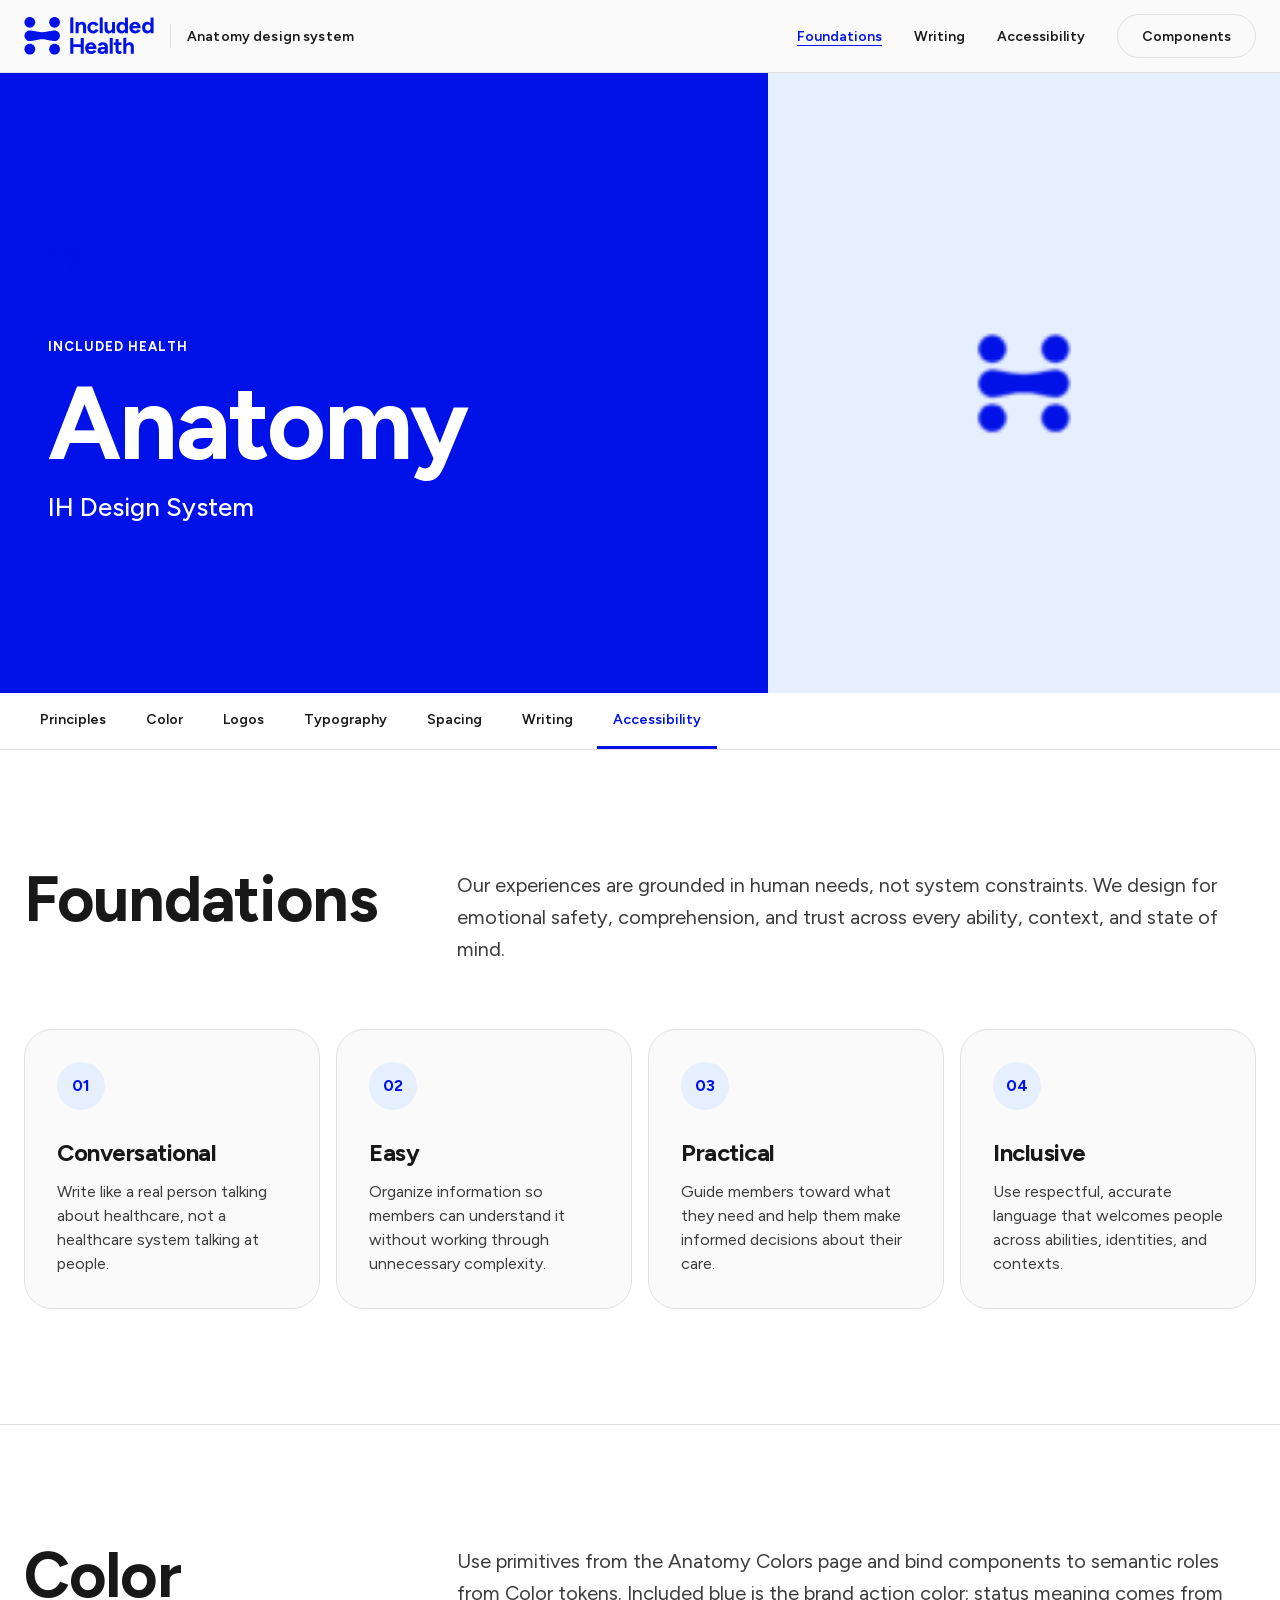
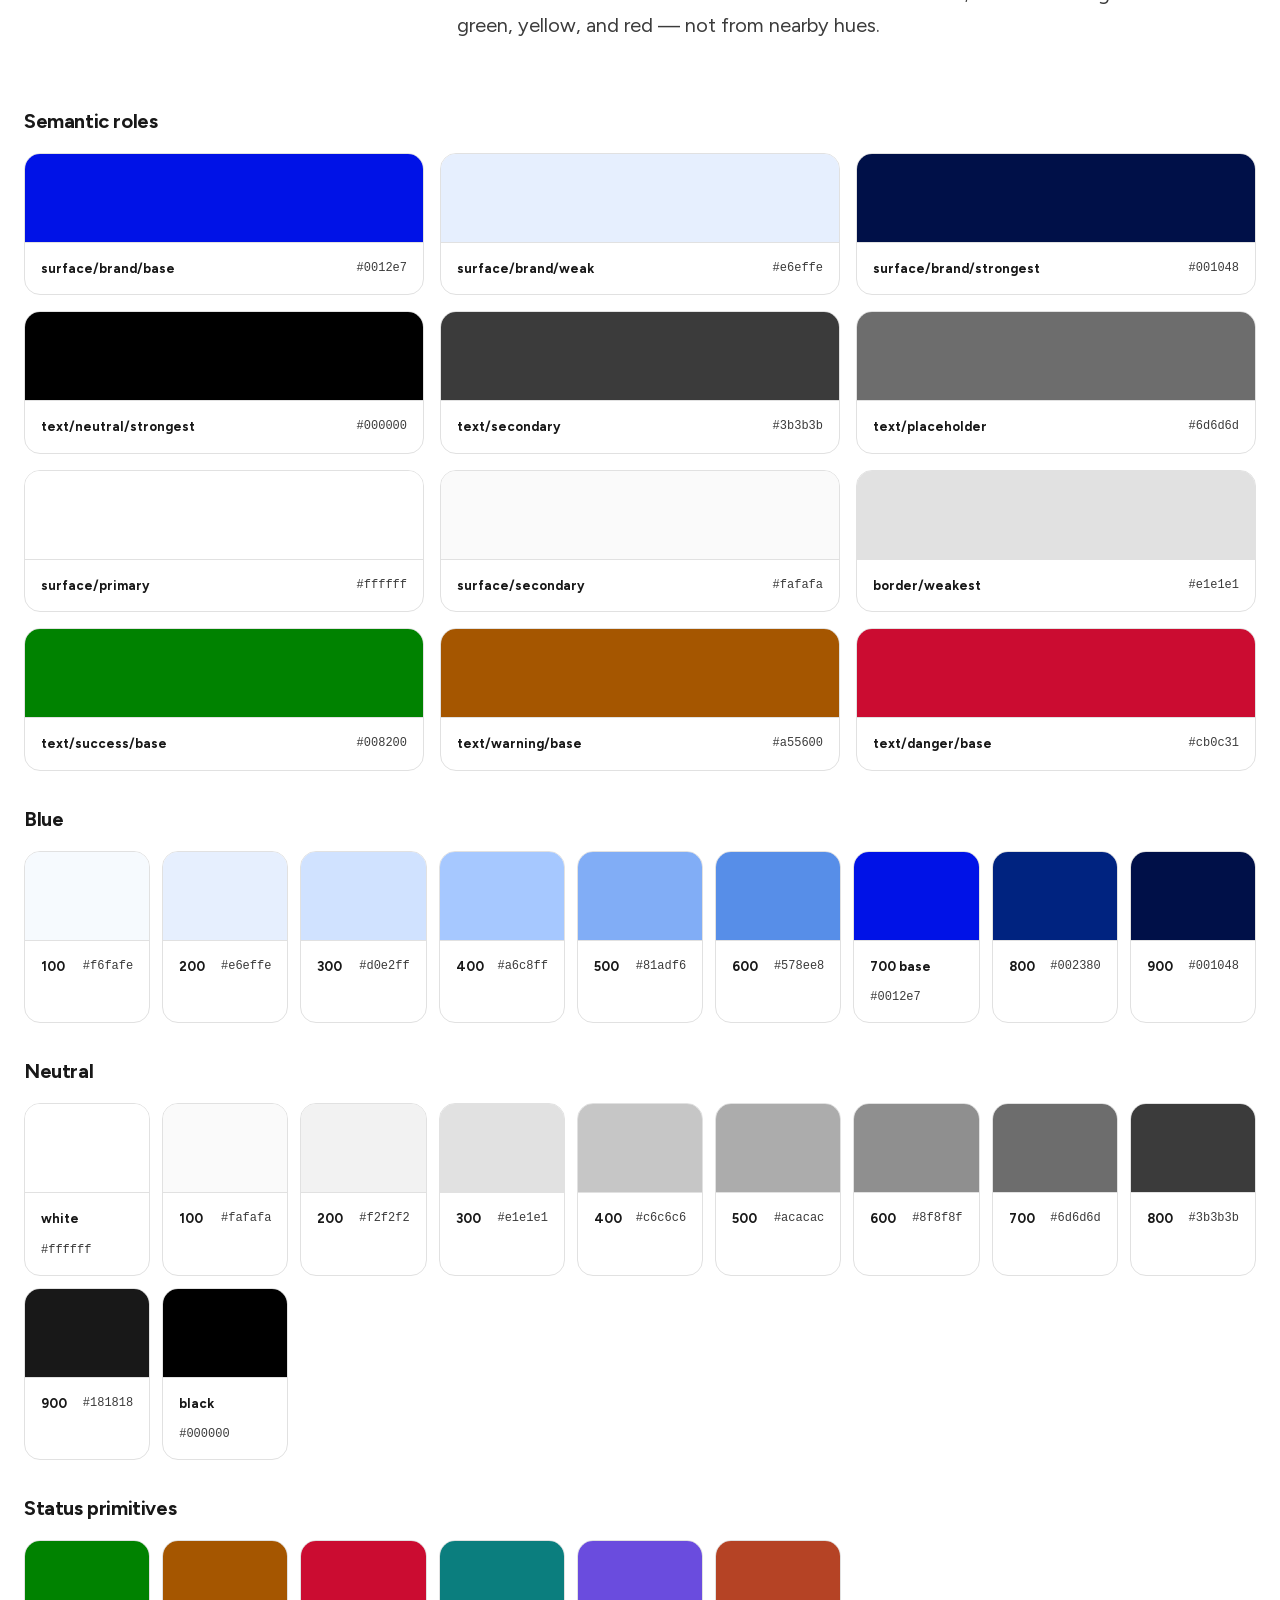
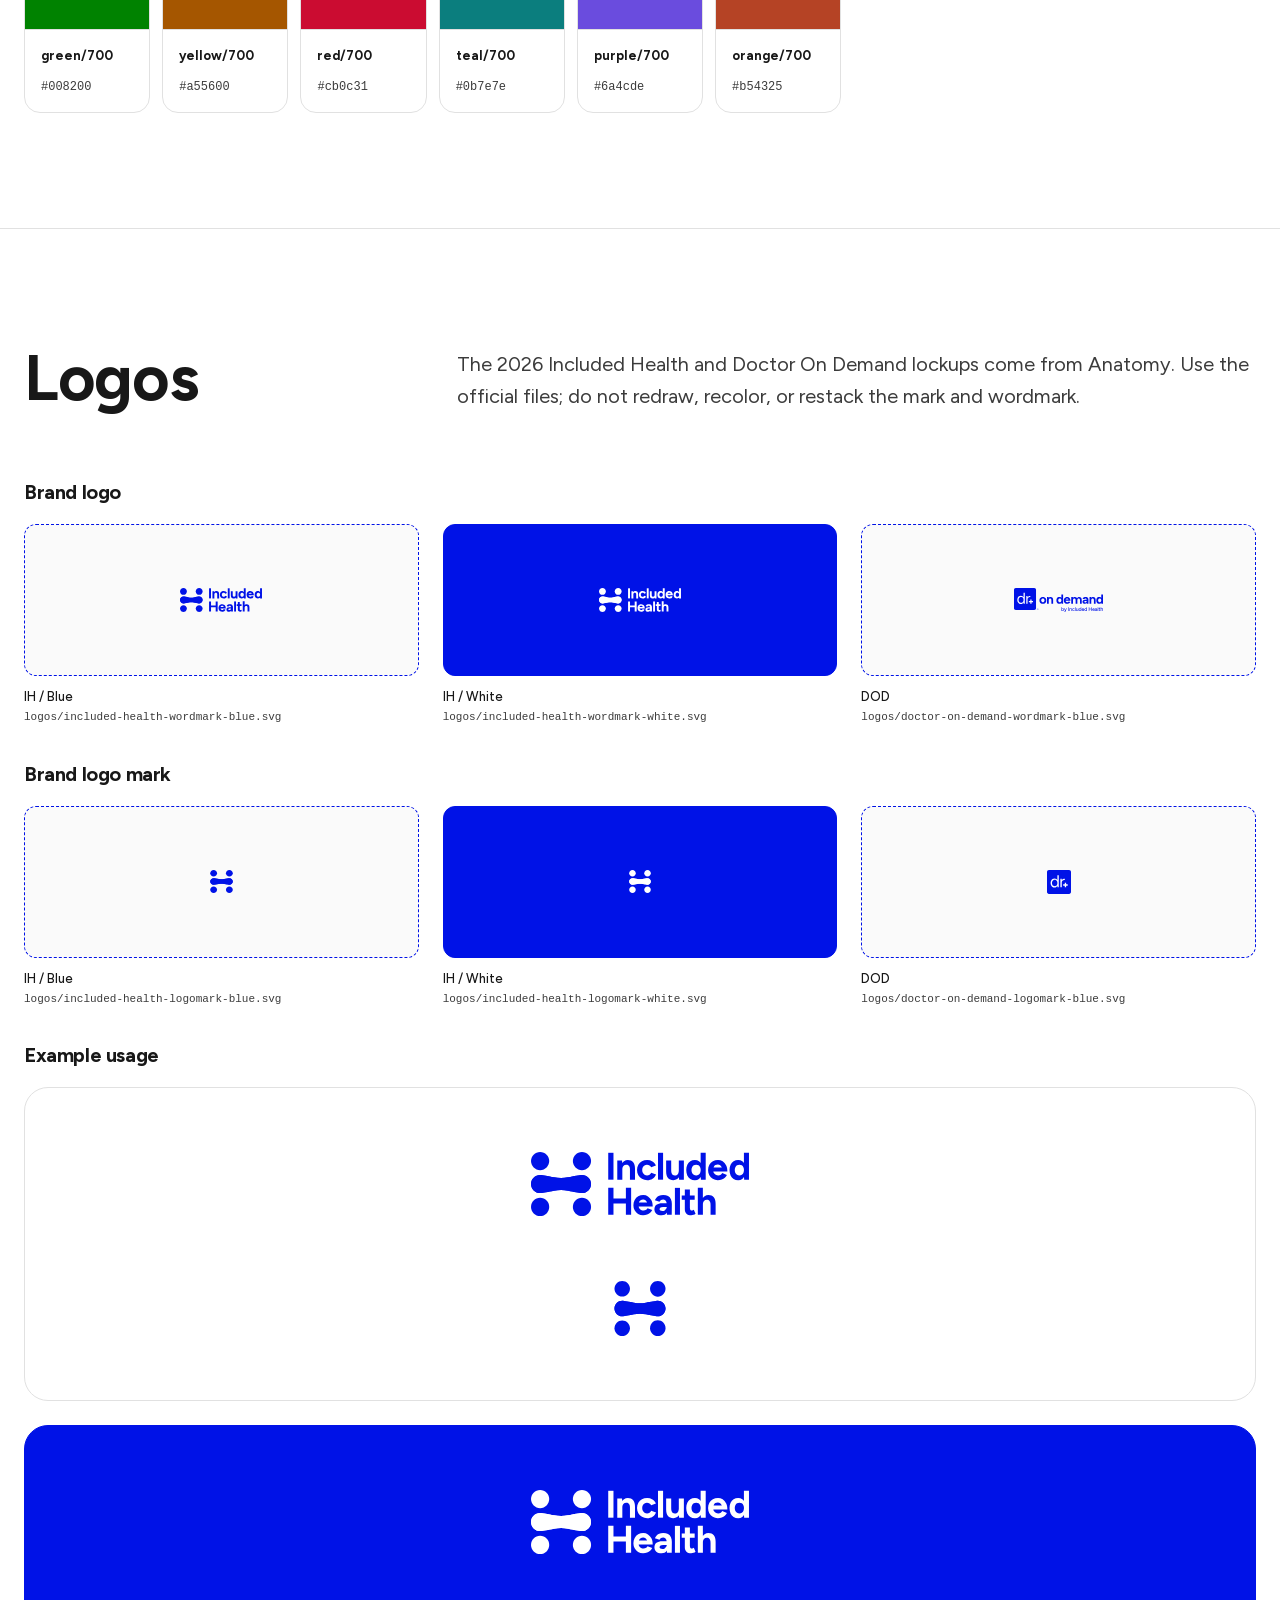
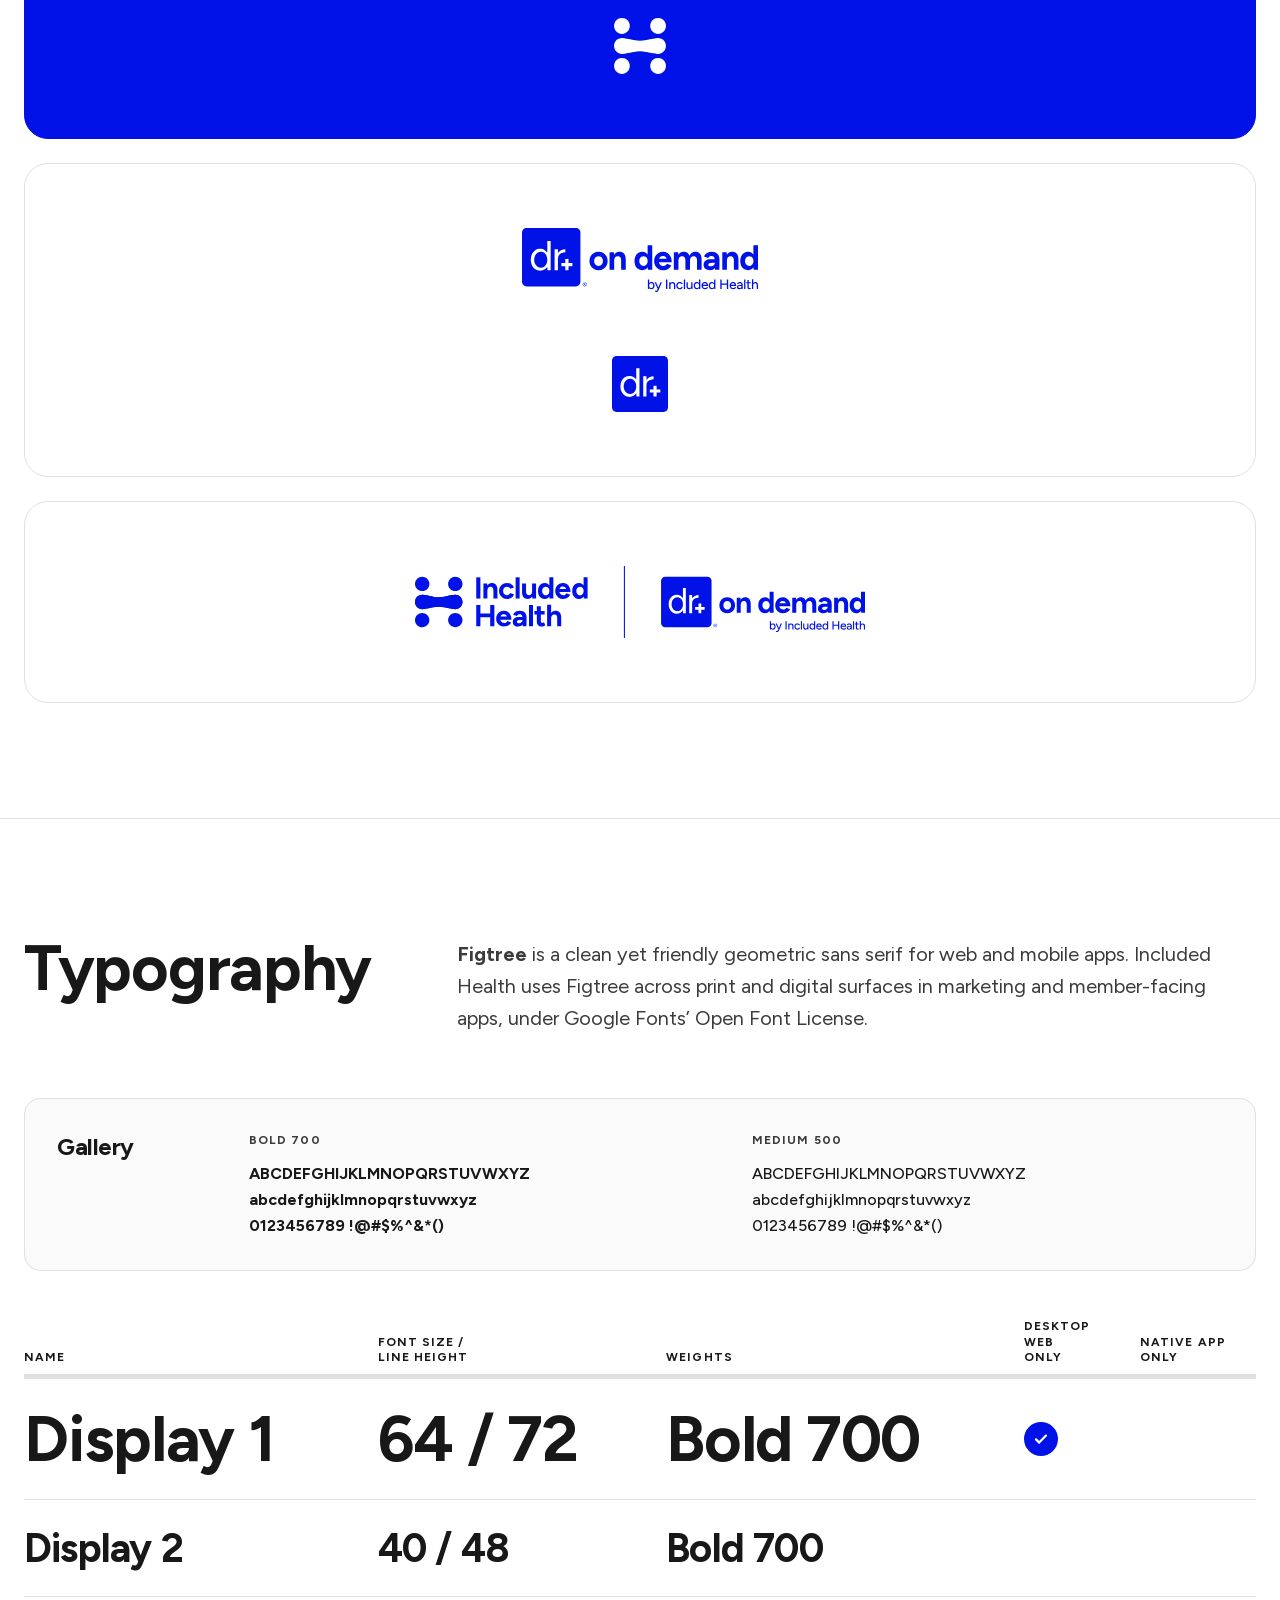
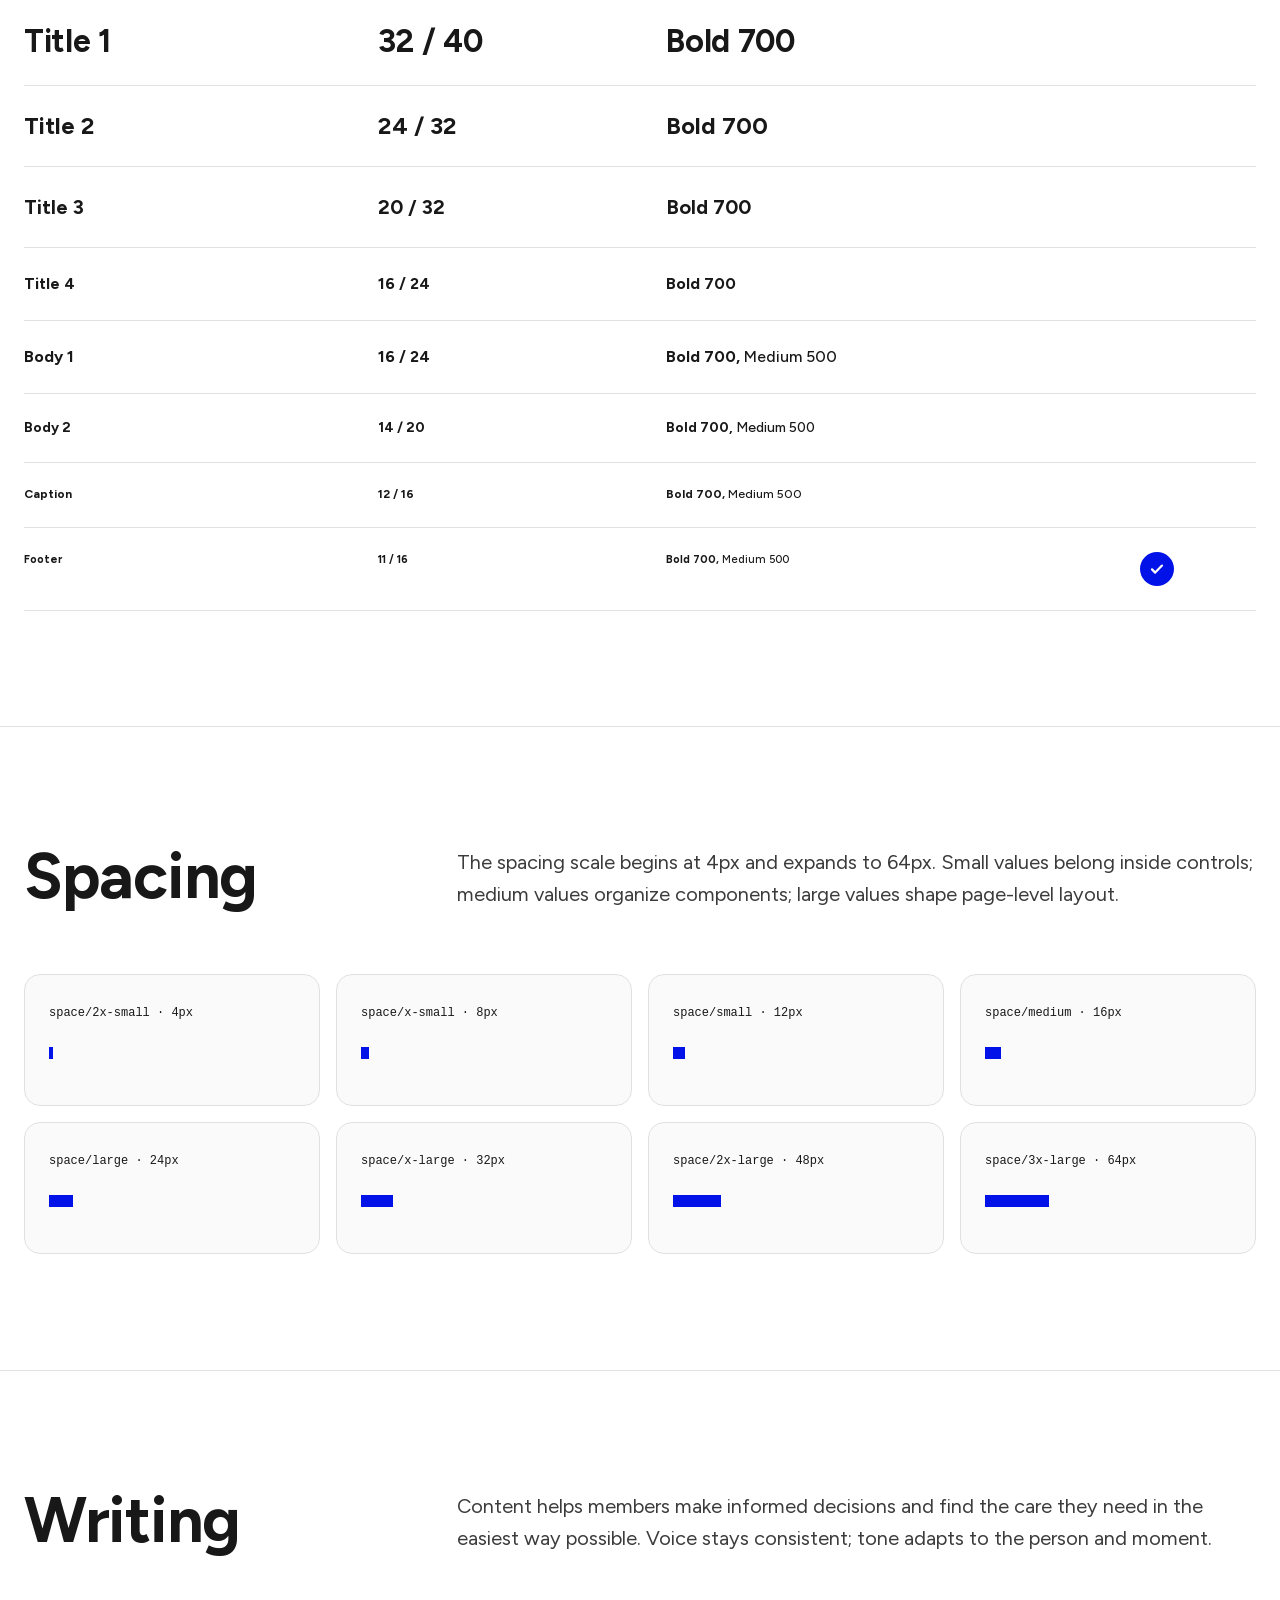
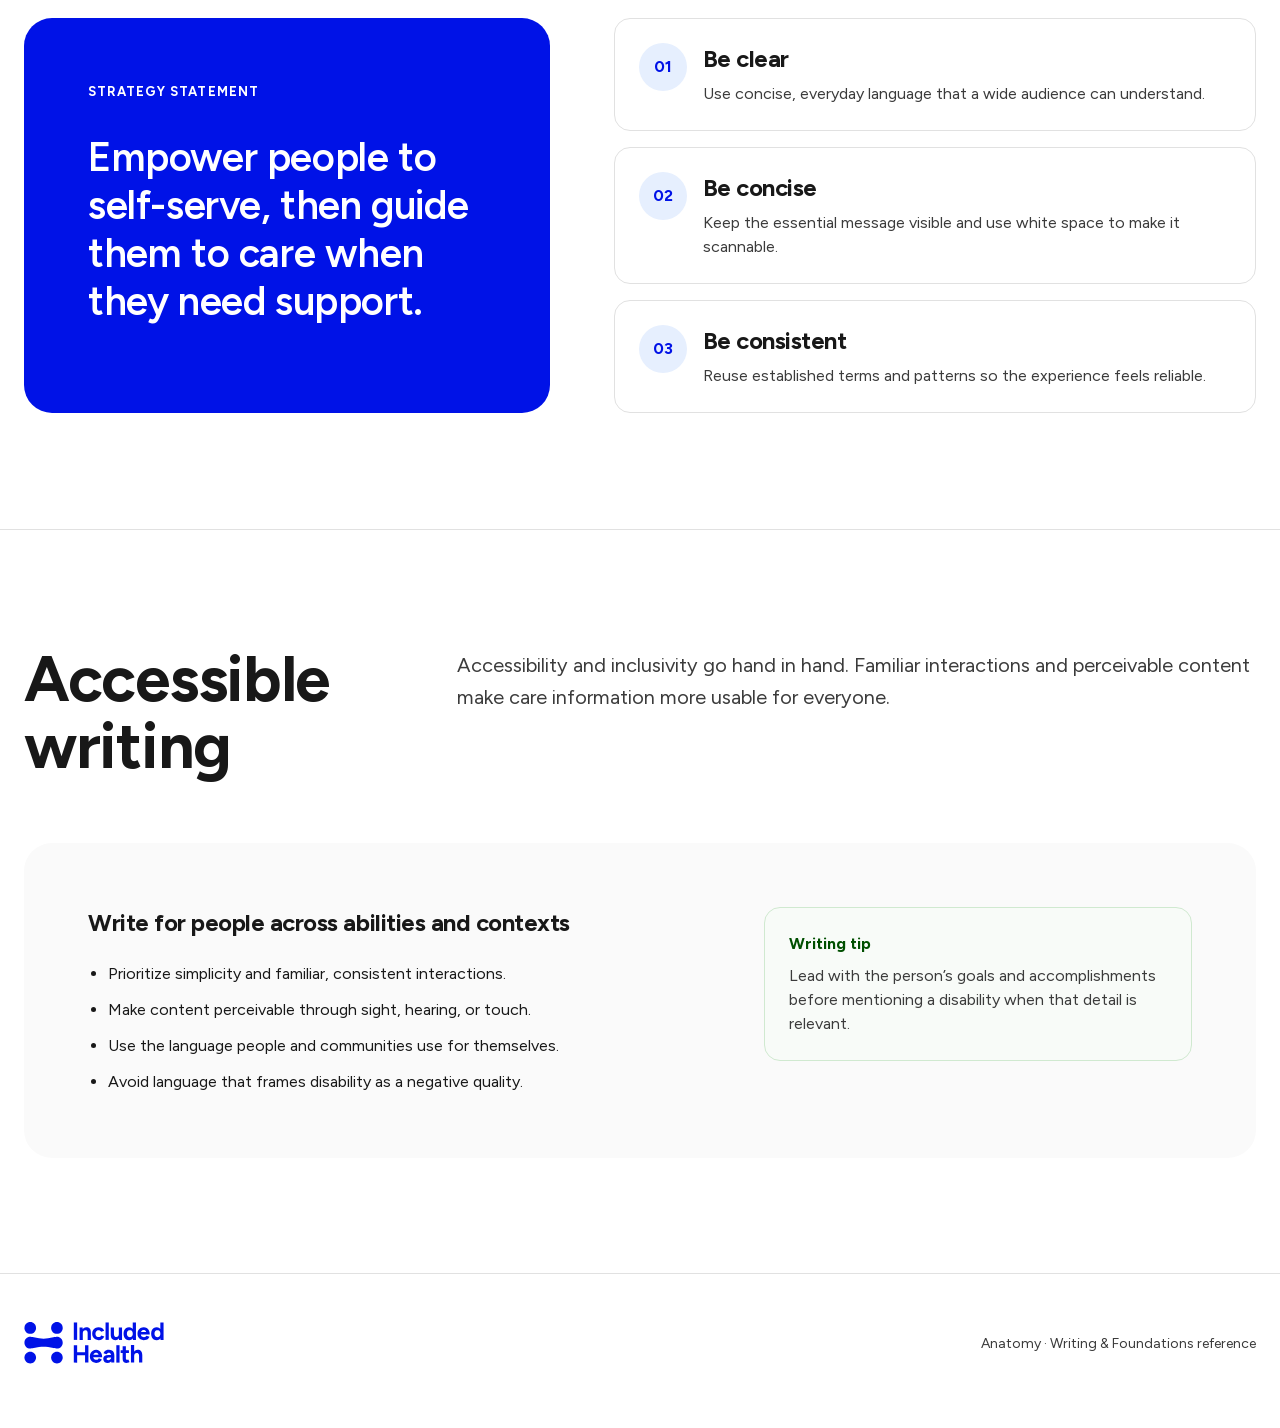
<file: docs/foundations.html>
<!doctype html>
<html lang="en">
<head>
  <meta charset="utf-8">
  <meta name="viewport" content="width=device-width, initial-scale=1">
  <meta name="description" content="Included Health Anatomy design system foundations and writing guidance.">
  <title>Anatomy — Included Health Design System</title>
    <link rel="stylesheet" href="css/foundations.css">
</head>
<body>
  <a class="skip-link" href="#main">Skip to foundations</a>

  <header class="site-header" data-od-id="site-header">
    <div class="header-inner">
      <a class="brand-lockup" href="#top" data-od-id="brand-home-link">
        <img src="assets/images/02da3584e4.svg" alt="Included Health">
        <span class="brand-divider" aria-hidden="true"></span>
        <span class="brand-label">Anatomy design system</span>
      </a>
      <nav class="desktop-nav" aria-label="Primary navigation" data-od-id="desktop-navigation">
        <a href="#foundations" aria-current="page">Foundations</a>
        <a href="#writing">Writing</a>
        <a href="#accessibility">Accessibility</a>
        <a class="nav-page-link" href="index.html" data-od-id="nav-components-link">Components</a>
      </nav>
      <button class="menu-button" type="button" aria-expanded="false" aria-controls="mobile-panel" aria-label="Open navigation" data-od-id="mobile-menu-button">Menu</button>
    </div>
    <div class="mobile-panel" id="mobile-panel" data-open="false" data-od-id="mobile-navigation">
      <nav aria-label="Mobile navigation">
        <a href="#foundations">Foundations</a>
        <a href="#writing">Writing</a>
        <a href="#accessibility">Accessibility</a>
        <a href="index.html" data-od-id="mobile-nav-components-link">Components</a>
      </nav>
    </div>
  </header>

  <main id="main">
    <section class="cover" id="top" data-od-id="cover">
      <div class="cover-copy">
        <img class="cover-mark" src="assets/images/edd81d5288.png" alt="">
        <p class="kicker">Included Health</p>
        <h1 data-od-id="cover-title">Anatomy</h1>
        <p class="cover-subtitle">IH Design System</p>
      </div>
      <div class="cover-art" aria-label="Abstract group representing inclusive care" data-od-id="cover-art">
        <img class="cover-symbol" src="assets/images/edd81d5288.png" alt="">
      </div>
    </section>

    <nav class="section-nav" aria-label="On this page" data-od-id="section-navigation">
      <div class="section-nav-inner">
        <a href="#foundations" class="active">Principles</a>
        <a href="#color">Color</a>
        <a href="#logos">Logos</a>
        <a href="#type">Typography</a>
        <a href="#spacing">Spacing</a>
        <a href="#writing">Writing</a>
        <a href="#accessibility">Accessibility</a>
      </div>
    </nav>

    <section class="docs-section" id="foundations" data-od-id="foundations-section">
      <div class="container">
        <div class="section-intro">
          <h2 data-od-id="foundations-heading">Foundations</h2>
          <p class="intro-copy">Our experiences are grounded in human needs, not system constraints. We design for emotional safety, comprehension, and trust across every ability, context, and state of mind.</p>
        </div>
        <div class="principles-grid">
          <article class="principle-card" data-od-id="principle-conversational">
            <span class="principle-number">01</span>
            <h3>Conversational</h3>
            <p>Write like a real person talking about healthcare, not a healthcare system talking at people.</p>
          </article>
          <article class="principle-card" data-od-id="principle-easy">
            <span class="principle-number">02</span>
            <h3>Easy</h3>
            <p>Organize information so members can understand it without working through unnecessary complexity.</p>
          </article>
          <article class="principle-card" data-od-id="principle-practical">
            <span class="principle-number">03</span>
            <h3>Practical</h3>
            <p>Guide members toward what they need and help them make informed decisions about their care.</p>
          </article>
          <article class="principle-card" data-od-id="principle-inclusive">
            <span class="principle-number">04</span>
            <h3>Inclusive</h3>
            <p>Use respectful, accurate language that welcomes people across abilities, identities, and contexts.</p>
          </article>
        </div>
      </div>
    </section>

    <section class="docs-section" id="color" data-od-id="color-section">
      <div class="container">
        <div class="section-intro">
          <h2 data-od-id="color-heading">Color</h2>
          <p class="intro-copy">Use primitives from the Anatomy Colors page and bind components to semantic roles from Color tokens. Included blue is the brand action color; status meaning comes from green, yellow, and red — not from nearby hues.</p>
        </div>
        <div class="scale-block" data-od-id="color-semantic">
          <h3>Semantic roles</h3>
          <div class="token-grid" data-od-id="color-token-grid">
            <article class="swatch"><div class="swatch-color"><span style="background:var(--color-blue-700)"></span></div><div class="swatch-meta"><strong>surface/brand/base</strong><code>#0012e7</code></div></article>
            <article class="swatch"><div class="swatch-color"><span style="background:var(--color-blue-200)"></span></div><div class="swatch-meta"><strong>surface/brand/weak</strong><code>#e6effe</code></div></article>
            <article class="swatch"><div class="swatch-color"><span style="background:var(--color-blue-900)"></span></div><div class="swatch-meta"><strong>surface/brand/strongest</strong><code>#001048</code></div></article>
            <article class="swatch"><div class="swatch-color"><span style="background:var(--color-black)"></span></div><div class="swatch-meta"><strong>text/neutral/strongest</strong><code>#000000</code></div></article>
            <article class="swatch"><div class="swatch-color"><span style="background:var(--color-neutral-800)"></span></div><div class="swatch-meta"><strong>text/secondary</strong><code>#3b3b3b</code></div></article>
            <article class="swatch"><div class="swatch-color"><span style="background:var(--color-neutral-700)"></span></div><div class="swatch-meta"><strong>text/placeholder</strong><code>#6d6d6d</code></div></article>
            <article class="swatch"><div class="swatch-color"><span style="background:var(--color-white)"></span></div><div class="swatch-meta"><strong>surface/primary</strong><code>#ffffff</code></div></article>
            <article class="swatch"><div class="swatch-color"><span style="background:var(--color-neutral-100)"></span></div><div class="swatch-meta"><strong>surface/secondary</strong><code>#fafafa</code></div></article>
            <article class="swatch"><div class="swatch-color"><span style="background:var(--color-neutral-300)"></span></div><div class="swatch-meta"><strong>border/weakest</strong><code>#e1e1e1</code></div></article>
            <article class="swatch"><div class="swatch-color"><span style="background:var(--color-green-700)"></span></div><div class="swatch-meta"><strong>text/success/base</strong><code>#008200</code></div></article>
            <article class="swatch"><div class="swatch-color"><span style="background:var(--color-yellow-700)"></span></div><div class="swatch-meta"><strong>text/warning/base</strong><code>#a55600</code></div></article>
            <article class="swatch"><div class="swatch-color"><span style="background:var(--color-red-700)"></span></div><div class="swatch-meta"><strong>text/danger/base</strong><code>#cb0c31</code></div></article>
          </div>
        </div>
        <div class="scale-block" data-od-id="scale-blue">
          <h3>Blue</h3>
          <div class="scale-row">
            <article class="swatch"><div class="swatch-color"><span style="background:var(--color-blue-100)"></span></div><div class="swatch-meta"><strong>100</strong><code>#f6fafe</code></div></article>
            <article class="swatch"><div class="swatch-color"><span style="background:var(--color-blue-200)"></span></div><div class="swatch-meta"><strong>200</strong><code>#e6effe</code></div></article>
            <article class="swatch"><div class="swatch-color"><span style="background:var(--color-blue-300)"></span></div><div class="swatch-meta"><strong>300</strong><code>#d0e2ff</code></div></article>
            <article class="swatch"><div class="swatch-color"><span style="background:var(--color-blue-400)"></span></div><div class="swatch-meta"><strong>400</strong><code>#a6c8ff</code></div></article>
            <article class="swatch"><div class="swatch-color"><span style="background:var(--color-blue-500)"></span></div><div class="swatch-meta"><strong>500</strong><code>#81adf6</code></div></article>
            <article class="swatch"><div class="swatch-color"><span style="background:var(--color-blue-600)"></span></div><div class="swatch-meta"><strong>600</strong><code>#578ee8</code></div></article>
            <article class="swatch"><div class="swatch-color"><span style="background:var(--color-blue-700)"></span></div><div class="swatch-meta"><strong>700 base</strong><code>#0012e7</code></div></article>
            <article class="swatch"><div class="swatch-color"><span style="background:var(--color-blue-800)"></span></div><div class="swatch-meta"><strong>800</strong><code>#002380</code></div></article>
            <article class="swatch"><div class="swatch-color"><span style="background:var(--color-blue-900)"></span></div><div class="swatch-meta"><strong>900</strong><code>#001048</code></div></article>
          </div>
        </div>
        <div class="scale-block" data-od-id="scale-neutral">
          <h3>Neutral</h3>
          <div class="scale-row">
            <article class="swatch"><div class="swatch-color"><span style="background:var(--color-white)"></span></div><div class="swatch-meta"><strong>white</strong><code>#ffffff</code></div></article>
            <article class="swatch"><div class="swatch-color"><span style="background:var(--color-neutral-100)"></span></div><div class="swatch-meta"><strong>100</strong><code>#fafafa</code></div></article>
            <article class="swatch"><div class="swatch-color"><span style="background:var(--color-neutral-200)"></span></div><div class="swatch-meta"><strong>200</strong><code>#f2f2f2</code></div></article>
            <article class="swatch"><div class="swatch-color"><span style="background:var(--color-neutral-300)"></span></div><div class="swatch-meta"><strong>300</strong><code>#e1e1e1</code></div></article>
            <article class="swatch"><div class="swatch-color"><span style="background:var(--color-neutral-400)"></span></div><div class="swatch-meta"><strong>400</strong><code>#c6c6c6</code></div></article>
            <article class="swatch"><div class="swatch-color"><span style="background:var(--color-neutral-500)"></span></div><div class="swatch-meta"><strong>500</strong><code>#acacac</code></div></article>
            <article class="swatch"><div class="swatch-color"><span style="background:var(--color-neutral-600)"></span></div><div class="swatch-meta"><strong>600</strong><code>#8f8f8f</code></div></article>
            <article class="swatch"><div class="swatch-color"><span style="background:var(--color-neutral-700)"></span></div><div class="swatch-meta"><strong>700</strong><code>#6d6d6d</code></div></article>
            <article class="swatch"><div class="swatch-color"><span style="background:var(--color-neutral-800)"></span></div><div class="swatch-meta"><strong>800</strong><code>#3b3b3b</code></div></article>
            <article class="swatch"><div class="swatch-color"><span style="background:var(--color-neutral-900)"></span></div><div class="swatch-meta"><strong>900</strong><code>#181818</code></div></article>
            <article class="swatch"><div class="swatch-color"><span style="background:var(--color-black)"></span></div><div class="swatch-meta"><strong>black</strong><code>#000000</code></div></article>
          </div>
        </div>
        <div class="scale-block" data-od-id="scale-status">
          <h3>Status primitives</h3>
          <div class="scale-row">
            <article class="swatch"><div class="swatch-color"><span style="background:var(--color-green-700)"></span></div><div class="swatch-meta"><strong>green/700</strong><code>#008200</code></div></article>
            <article class="swatch"><div class="swatch-color"><span style="background:var(--color-yellow-700)"></span></div><div class="swatch-meta"><strong>yellow/700</strong><code>#a55600</code></div></article>
            <article class="swatch"><div class="swatch-color"><span style="background:var(--color-red-700)"></span></div><div class="swatch-meta"><strong>red/700</strong><code>#cb0c31</code></div></article>
            <article class="swatch"><div class="swatch-color"><span style="background:var(--color-teal-700)"></span></div><div class="swatch-meta"><strong>teal/700</strong><code>#0b7e7e</code></div></article>
            <article class="swatch"><div class="swatch-color"><span style="background:var(--color-purple-700)"></span></div><div class="swatch-meta"><strong>purple/700</strong><code>#6a4cde</code></div></article>
            <article class="swatch"><div class="swatch-color"><span style="background:var(--color-orange-700)"></span></div><div class="swatch-meta"><strong>orange/700</strong><code>#b54325</code></div></article>
          </div>
        </div>
      </div>
    </section>

    <section class="docs-section" id="logos" data-od-id="logos-section">
      <div class="container">
        <div class="section-intro">
          <h2 data-od-id="logos-heading">Logos</h2>
          <p class="intro-copy">The 2026 Included Health and Doctor On Demand lockups come from Anatomy. Use the official files; do not redraw, recolor, or restack the mark and wordmark.</p>
        </div>
        <div class="scale-block">
          <h3>Brand logo</h3>
          <div class="logo-matrix" data-od-id="foundations-brand-logo">
            <figure class="logo-tile">
              <div class="logo-plate"><img src="assets/images/17ca3a4763.svg" alt="Included Health wordmark, Included blue"></div>
              <figcaption>IH / Blue<code>logos/included-health-wordmark-blue.svg</code></figcaption>
            </figure>
            <figure class="logo-tile">
              <div class="logo-plate is-brand"><img src="assets/images/ca0e6b9e89.svg" alt="Included Health wordmark, white"></div>
              <figcaption>IH / White<code>logos/included-health-wordmark-white.svg</code></figcaption>
            </figure>
            <figure class="logo-tile">
              <div class="logo-plate"><img src="assets/images/352eb6d828.svg" alt="Doctor On Demand wordmark"></div>
              <figcaption>DOD<code>logos/doctor-on-demand-wordmark-blue.svg</code></figcaption>
            </figure>
          </div>
        </div>
        <div class="scale-block">
          <h3>Brand logo mark</h3>
          <div class="logo-matrix" data-od-id="foundations-brand-mark">
            <figure class="logo-tile">
              <div class="logo-plate"><img src="assets/images/98ad24d23a.svg" alt="Included Health mark, Included blue"></div>
              <figcaption>IH / Blue<code>logos/included-health-logomark-blue.svg</code></figcaption>
            </figure>
            <figure class="logo-tile">
              <div class="logo-plate is-brand"><img src="assets/images/feeea74ad4.svg" alt="Included Health mark, white"></div>
              <figcaption>IH / White<code>logos/included-health-logomark-white.svg</code></figcaption>
            </figure>
            <figure class="logo-tile">
              <div class="logo-plate"><img src="assets/images/a4babc3a17.svg" alt="Doctor On Demand mark"></div>
              <figcaption>DOD<code>logos/doctor-on-demand-logomark-blue.svg</code></figcaption>
            </figure>
          </div>
        </div>
        <div class="scale-block">
          <h3>Example usage</h3>
          <div class="logo-usage">
            <div class="logo-usage-card">
              <img class="wordmark" src="assets/images/17ca3a4763.svg" alt="Included Health on white">
              <img class="mark-hug" src="assets/images/98ad24d23a.svg" alt="">
            </div>
            <div class="logo-usage-card is-brand">
              <img class="wordmark" src="assets/images/ca0e6b9e89.svg" alt="Included Health on Included blue">
              <img class="mark-hug" src="assets/images/c48ce33715.svg" alt="">
            </div>
            <div class="logo-usage-card">
              <img class="wordmark" src="assets/images/352eb6d828.svg" alt="Doctor On Demand on white">
              <img class="mark-hug" src="assets/images/2d7acea5a1.svg" alt="">
            </div>
            <div class="logo-usage-card">
              <img class="lockup" src="assets/images/547ef40649.svg" alt="Included Health and Doctor On Demand cobrand lockup">
            </div>
          </div>
        </div>
      </div>
    </section>

    <section class="docs-section" id="type" data-od-id="typography-section">
      <div class="container">
        <div class="section-intro">
          <h2 data-od-id="typography-heading">Typography</h2>
          <p class="intro-copy"><strong>Figtree</strong> is a clean yet friendly geometric sans serif for web and mobile apps. Included Health uses Figtree across print and digital surfaces in marketing and member-facing apps, under Google Fonts’ Open Font License.</p>
        </div>

        <div class="type-gallery" data-od-id="type-gallery">
          <h3>Gallery</h3>
          <div class="glyph-block is-bold" data-od-id="glyph-bold-700">
            <h4>Bold 700</h4>
            <p>ABCDEFGHIJKLMNOPQRSTUVWXYZ<br>abcdefghijklmnopqrstuvwxyz<br>0123456789 !@#$%^&amp;*()</p>
          </div>
          <div class="glyph-block is-medium" data-od-id="glyph-medium-500">
            <h4>Medium 500</h4>
            <p>ABCDEFGHIJKLMNOPQRSTUVWXYZ<br>abcdefghijklmnopqrstuvwxyz<br>0123456789 !@#$%^&amp;*()</p>
          </div>
        </div>

        <table class="type-table" data-od-id="type-scale">
          <caption class="sr-only">Included Health named Figtree type styles, with font size, line height, available weights, and platform restrictions.</caption>
          <thead>
            <tr>
              <th scope="col">Name</th>
              <th scope="col">Font size /<br>line height</th>
              <th scope="col">Weights</th>
              <th scope="col" class="col-flag">Desktop web<br>only</th>
              <th scope="col" class="col-flag">Native app<br>only</th>
            </tr>
          </thead>
          <tbody>
            <tr class="t-display-1" data-od-id="type-style-display-1">
              <th scope="row" data-label="Name">Display 1</th>
              <td class="scaled" data-label="Size / line height">64 / 72</td>
              <td class="scaled" data-label="Weights">Bold 700</td>
              <td class="col-flag" data-label="Desktop web only"><span class="flag"><svg viewBox="0 0 20 20" aria-hidden="true" focusable="false"><path d="M5 10.4l3.2 3.2L15 6.6" fill="none" stroke="currentColor" stroke-width="2.2" stroke-linecap="round" stroke-linejoin="round"/></svg><span class="sr-only">Desktop web only</span></span></td>
              <td class="col-flag" data-label="Native app only"></td>
            </tr>
            <tr class="t-display-2" data-od-id="type-style-display-2">
              <th scope="row" data-label="Name">Display 2</th>
              <td class="scaled" data-label="Size / line height">40 / 48</td>
              <td class="scaled" data-label="Weights">Bold 700</td>
              <td class="col-flag" data-label="Desktop web only"></td>
              <td class="col-flag" data-label="Native app only"></td>
            </tr>
            <tr class="t-title-1" data-od-id="type-style-title-1">
              <th scope="row" data-label="Name">Title 1</th>
              <td class="scaled" data-label="Size / line height">32 / 40</td>
              <td class="scaled" data-label="Weights">Bold 700</td>
              <td class="col-flag" data-label="Desktop web only"></td>
              <td class="col-flag" data-label="Native app only"></td>
            </tr>
            <tr class="t-title-2" data-od-id="type-style-title-2">
              <th scope="row" data-label="Name">Title 2</th>
              <td class="scaled" data-label="Size / line height">24 / 32</td>
              <td class="scaled" data-label="Weights">Bold 700</td>
              <td class="col-flag" data-label="Desktop web only"></td>
              <td class="col-flag" data-label="Native app only"></td>
            </tr>
            <tr class="t-title-3" data-od-id="type-style-title-3">
              <th scope="row" data-label="Name">Title 3</th>
              <td class="scaled" data-label="Size / line height">20 / 32</td>
              <td class="scaled" data-label="Weights">Bold 700</td>
              <td class="col-flag" data-label="Desktop web only"></td>
              <td class="col-flag" data-label="Native app only"></td>
            </tr>
            <tr class="t-title-4" data-od-id="type-style-title-4">
              <th scope="row" data-label="Name">Title 4</th>
              <td class="scaled" data-label="Size / line height">16 / 24</td>
              <td class="scaled" data-label="Weights">Bold 700</td>
              <td class="col-flag" data-label="Desktop web only"></td>
              <td class="col-flag" data-label="Native app only"></td>
            </tr>
            <tr class="t-body-1" data-od-id="type-style-body-1">
              <th scope="row" data-label="Name">Body 1</th>
              <td class="scaled" data-label="Size / line height">16 / 24</td>
              <td class="scaled" data-label="Weights">Bold 700, <span class="medium">Medium 500</span></td>
              <td class="col-flag" data-label="Desktop web only"></td>
              <td class="col-flag" data-label="Native app only"></td>
            </tr>
            <tr class="t-body-2" data-od-id="type-style-body-2">
              <th scope="row" data-label="Name">Body 2</th>
              <td class="scaled" data-label="Size / line height">14 / 20</td>
              <td class="scaled" data-label="Weights">Bold 700, <span class="medium">Medium 500</span></td>
              <td class="col-flag" data-label="Desktop web only"></td>
              <td class="col-flag" data-label="Native app only"></td>
            </tr>
            <tr class="t-caption" data-od-id="type-style-caption">
              <th scope="row" data-label="Name">Caption</th>
              <td class="scaled" data-label="Size / line height">12 / 16</td>
              <td class="scaled" data-label="Weights">Bold 700, <span class="medium">Medium 500</span></td>
              <td class="col-flag" data-label="Desktop web only"></td>
              <td class="col-flag" data-label="Native app only"></td>
            </tr>
            <tr class="t-footer" data-od-id="type-style-footer">
              <th scope="row" data-label="Name">Footer</th>
              <td class="scaled" data-label="Size / line height">11 / 16</td>
              <td class="scaled" data-label="Weights">Bold 700, <span class="medium">Medium 500</span></td>
              <td class="col-flag" data-label="Desktop web only"></td>
              <td class="col-flag" data-label="Native app only"><span class="flag"><svg viewBox="0 0 20 20" aria-hidden="true" focusable="false"><path d="M5 10.4l3.2 3.2L15 6.6" fill="none" stroke="currentColor" stroke-width="2.2" stroke-linecap="round" stroke-linejoin="round"/></svg><span class="sr-only">Native app only</span></span></td>
            </tr>
          </tbody>
        </table>
      </div>
    </section>

    <section class="docs-section" id="spacing" data-od-id="spacing-section">
      <div class="container">
        <div class="section-intro">
          <h2 data-od-id="spacing-heading">Spacing</h2>
          <p class="intro-copy">The spacing scale begins at 4px and expands to 64px. Small values belong inside controls; medium values organize components; large values shape page-level layout.</p>
        </div>
        <div class="spacing-scale" data-od-id="spacing-scale">
          <div class="space-token"><code>space/2x-small · 4px</code><div class="space-line space-4"></div></div>
          <div class="space-token"><code>space/x-small · 8px</code><div class="space-line space-8"></div></div>
          <div class="space-token"><code>space/small · 12px</code><div class="space-line space-12"></div></div>
          <div class="space-token"><code>space/medium · 16px</code><div class="space-line space-16"></div></div>
          <div class="space-token"><code>space/large · 24px</code><div class="space-line space-24"></div></div>
          <div class="space-token"><code>space/x-large · 32px</code><div class="space-line space-32"></div></div>
          <div class="space-token"><code>space/2x-large · 48px</code><div class="space-line space-48"></div></div>
          <div class="space-token"><code>space/3x-large · 64px</code><div class="space-line space-64"></div></div>
        </div>
      </div>
    </section>

    <section class="docs-section" id="writing" data-od-id="writing-section">
      <div class="container">
        <div class="section-intro">
          <h2 data-od-id="writing-heading">Writing</h2>
          <p class="intro-copy">Content helps members make informed decisions and find the care they need in the easiest way possible. Voice stays consistent; tone adapts to the person and moment.</p>
        </div>
        <div class="writing-layout">
          <div class="statement" data-od-id="strategy-statement">
            <p class="kicker">Strategy statement</p>
            <blockquote>Empower people to self-serve, then guide them to care when they need support.</blockquote>
          </div>
          <div class="writing-list">
            <article class="writing-item" data-od-id="writing-clear"><span class="icon">01</span><div><h3>Be clear</h3><p>Use concise, everyday language that a wide audience can understand.</p></div></article>
            <article class="writing-item" data-od-id="writing-concise"><span class="icon">02</span><div><h3>Be concise</h3><p>Keep the essential message visible and use white space to make it scannable.</p></div></article>
            <article class="writing-item" data-od-id="writing-consistent"><span class="icon">03</span><div><h3>Be consistent</h3><p>Reuse established terms and patterns so the experience feels reliable.</p></div></article>
          </div>
        </div>
      </div>
    </section>

    <section class="docs-section" id="accessibility" data-od-id="accessibility-section">
      <div class="container">
        <div class="section-intro">
          <h2 data-od-id="accessibility-heading">Accessible writing</h2>
          <p class="intro-copy">Accessibility and inclusivity go hand in hand. Familiar interactions and perceivable content make care information more usable for everyone.</p>
        </div>
        <div class="a11y-card">
          <div>
            <h3>Write for people across abilities and contexts</h3>
            <ul>
              <li>Prioritize simplicity and familiar, consistent interactions.</li>
              <li>Make content perceivable through sight, hearing, or touch.</li>
              <li>Use the language people and communities use for themselves.</li>
              <li>Avoid language that frames disability as a negative quality.</li>
            </ul>
          </div>
          <aside class="tip" data-od-id="accessibility-tip">
            <strong>Writing tip</strong>
            <p>Lead with the person’s goals and accomplishments before mentioning a disability when that detail is relevant.</p>
          </aside>
        </div>
      </div>
    </section>
  </main>

  <footer class="site-footer" data-od-id="site-footer">
    <div class="footer-inner">
      <img src="assets/images/02da3584e4.svg" alt="Included Health">
      <span>Anatomy · Writing &amp; Foundations reference</span>
    </div>
  </footer>

    <script src="js/foundations.js"></script>
</body>
</html>
</file>
<file: docs/css/components.css>
@font-face {
  font-family: "Figtree";
  src: url("../assets/fonts/ab2c6d32fc.woff2") format("woff2");
  font-weight: 400;
  font-style: italic;
  unicode-range: U+0000-00FF, U+0131, U+0152-0153, U+02BB-02BC, U+02C6, U+02DA, U+02DC, U+0304, U+0308, U+0329, U+2000-206F, U+20AC, U+2122, U+2191, U+2193, U+2212, U+2215, U+FEFF, U+FFFD;
  font-display: swap;
}
@font-face {
  font-family: "Figtree";
  src: url("../assets/fonts/ab2c6d32fc.woff2") format("woff2");
  font-weight: 500;
  font-style: italic;
  unicode-range: U+0000-00FF, U+0131, U+0152-0153, U+02BB-02BC, U+02C6, U+02DA, U+02DC, U+0304, U+0308, U+0329, U+2000-206F, U+20AC, U+2122, U+2191, U+2193, U+2212, U+2215, U+FEFF, U+FFFD;
  font-display: swap;
}
@font-face {
  font-family: "Figtree";
  src: url("../assets/fonts/ab2c6d32fc.woff2") format("woff2");
  font-weight: 600;
  font-style: italic;
  unicode-range: U+0000-00FF, U+0131, U+0152-0153, U+02BB-02BC, U+02C6, U+02DA, U+02DC, U+0304, U+0308, U+0329, U+2000-206F, U+20AC, U+2122, U+2191, U+2193, U+2212, U+2215, U+FEFF, U+FFFD;
  font-display: swap;
}
@font-face {
  font-family: "Figtree";
  src: url("../assets/fonts/ab2c6d32fc.woff2") format("woff2");
  font-weight: 700;
  font-style: italic;
  unicode-range: U+0000-00FF, U+0131, U+0152-0153, U+02BB-02BC, U+02C6, U+02DA, U+02DC, U+0304, U+0308, U+0329, U+2000-206F, U+20AC, U+2122, U+2191, U+2193, U+2212, U+2215, U+FEFF, U+FFFD;
  font-display: swap;
}
@font-face {
  font-family: "Figtree";
  src: url("../assets/fonts/eddba2ef40.woff2") format("woff2");
  font-weight: 400;
  font-style: normal;
  unicode-range: U+0000-00FF, U+0131, U+0152-0153, U+02BB-02BC, U+02C6, U+02DA, U+02DC, U+0304, U+0308, U+0329, U+2000-206F, U+20AC, U+2122, U+2191, U+2193, U+2212, U+2215, U+FEFF, U+FFFD;
  font-display: swap;
}
@font-face {
  font-family: "Figtree";
  src: url("../assets/fonts/eddba2ef40.woff2") format("woff2");
  font-weight: 500;
  font-style: normal;
  unicode-range: U+0000-00FF, U+0131, U+0152-0153, U+02BB-02BC, U+02C6, U+02DA, U+02DC, U+0304, U+0308, U+0329, U+2000-206F, U+20AC, U+2122, U+2191, U+2193, U+2212, U+2215, U+FEFF, U+FFFD;
  font-display: swap;
}
@font-face {
  font-family: "Figtree";
  src: url("../assets/fonts/eddba2ef40.woff2") format("woff2");
  font-weight: 600;
  font-style: normal;
  unicode-range: U+0000-00FF, U+0131, U+0152-0153, U+02BB-02BC, U+02C6, U+02DA, U+02DC, U+0304, U+0308, U+0329, U+2000-206F, U+20AC, U+2122, U+2191, U+2193, U+2212, U+2215, U+FEFF, U+FFFD;
  font-display: swap;
}
@font-face {
  font-family: "Figtree";
  src: url("../assets/fonts/eddba2ef40.woff2") format("woff2");
  font-weight: 700;
  font-style: normal;
  unicode-range: U+0000-00FF, U+0131, U+0152-0153, U+02BB-02BC, U+02C6, U+02DA, U+02DC, U+0304, U+0308, U+0329, U+2000-206F, U+20AC, U+2122, U+2191, U+2193, U+2212, U+2215, U+FEFF, U+FFFD;
  font-display: swap;
}


    :root {
      /* Primitives — Figma Colors 11438:140845 */
      --color-blue-100: #f6fafe;
      --color-blue-200: #e6effe;
      --color-blue-300: #d0e2ff;
      --color-blue-400: #a6c8ff;
      --color-blue-500: #81adf6;
      --color-blue-600: #578ee8;
      --color-blue-700: #0012e7;
      --color-blue-800: #002380;
      --color-blue-900: #001048;
      --color-purple-100: #faf9ff;
      --color-purple-200: #f1f0ff;
      --color-purple-300: #e0dcfd;
      --color-purple-400: #c6bdfb;
      --color-purple-500: #ad9ff0;
      --color-purple-600: #917ce1;
      --color-purple-700: #6a4cde;
      --color-purple-800: #3c1b8f;
      --color-purple-900: #190745;
      --color-orange-100: #fef9f7;
      --color-orange-200: #fcf3f0;
      --color-orange-300: #fdd7cd;
      --color-orange-400: #f8b3a0;
      --color-orange-500: #ec9179;
      --color-orange-600: #da694c;
      --color-orange-700: #b54325;
      --color-orange-800: #711100;
      --color-orange-900: #3b0000;
      --color-teal-100: #f7fbfb;
      --color-teal-200: #edf8f8;
      --color-teal-300: #cce8e8;
      --color-teal-400: #91d6d6;
      --color-teal-500: #60bfbf;
      --color-teal-600: #00abab;
      --color-teal-700: #0b7e7e;
      --color-teal-800: #005353;
      --color-teal-900: #002525;
      --color-green-100: #f8fbf8;
      --color-green-200: #edf9ed;
      --color-green-300: #d0e9d0;
      --color-green-400: #a4d6a4;
      --color-green-500: #7dc07d;
      --color-green-600: #4ea64e;
      --color-green-700: #008200;
      --color-green-800: #004f00;
      --color-green-900: #002c00;
      --color-yellow-100: #fffbf5;
      --color-yellow-200: #fcf4e6;
      --color-yellow-300: #f5dcc3;
      --color-yellow-400: #ecbc8a;
      --color-yellow-500: #dd9e56;
      --color-yellow-600: #c97a00;
      --color-yellow-700: #a55600;
      --color-yellow-800: #662600;
      --color-yellow-900: #350500;
      --color-red-100: #fef9f8;
      --color-red-200: #fdf2f1;
      --color-red-300: #fdd6d4;
      --color-red-400: #fab1ae;
      --color-red-500: #ed8e8c;
      --color-red-600: #db6566;
      --color-red-700: #cb0c31;
      --color-red-800: #7f0009;
      --color-red-900: #3c0002;
      --color-neutral-100: #fafafa;
      --color-neutral-200: #f2f2f2;
      --color-neutral-300: #e1e1e1;
      --color-neutral-400: #c6c6c6;
      --color-neutral-500: #acacac;
      --color-neutral-600: #8f8f8f;
      --color-neutral-700: #6d6d6d;
      --color-neutral-800: #3b3b3b;
      --color-neutral-900: #181818;
      --color-white: #ffffff;
      --color-black: #000000;
      --color-black-transparent-10: #0000001a;
      --color-black-transparent-20: #00000033;
      --color-black-transparent-30: #0000004d;
      --color-black-transparent-40: #00000066;
      --color-black-transparent-50: #00000080;
      --color-black-transparent-60: #00000099;
      --color-black-transparent-70: #000000b2;
      --color-black-transparent-80: #000000cc;
      --color-black-transparent-90: #000000e5;
      --color-white-transparent-10: #ffffff1a;
      --color-white-transparent-20: #ffffff33;
      --color-white-transparent-30: #ffffff4d;
      --color-white-transparent-40: #ffffff66;
      --color-white-transparent-50: #ffffff80;
      --color-white-transparent-60: #ffffff99;
      --color-white-transparent-70: #ffffffb2;
      --color-white-transparent-80: #ffffffcc;
      --color-white-transparent-90: #ffffffe5;

      /* Semantic — Figma Color tokens 11435:125592 */
      --surface-primary: var(--color-white);
      --surface-secondary: var(--color-neutral-100);
      --surface-disabled: var(--color-neutral-200);
      --surface-neutral-weak: var(--color-neutral-200);
      --surface-neutral-base: var(--color-neutral-700);
      --surface-neutral-strong: var(--color-neutral-800);
      --surface-neutral-strongest: var(--color-neutral-900);
      --surface-brand-weakest: var(--color-blue-100);
      --surface-brand-weak: var(--color-blue-200);
      --surface-brand-base: var(--color-blue-700);
      --surface-brand-strong: var(--color-blue-800);
      --surface-brand-strongest: var(--color-blue-900);
      --surface-accent-one-weakest: var(--color-purple-100);
      --surface-accent-one-weak: var(--color-purple-200);
      --surface-accent-one-base: var(--color-purple-700);
      --surface-accent-one-strong: var(--color-purple-800);
      --surface-accent-two-weakest: var(--color-orange-100);
      --surface-accent-two-weak: var(--color-orange-200);
      --surface-accent-two-base: var(--color-orange-700);
      --surface-accent-two-strong: var(--color-orange-800);
      --surface-success-weakest: var(--color-green-100);
      --surface-success-weak: var(--color-green-200);
      --surface-success-base: var(--color-green-700);
      --surface-success-strong: var(--color-green-800);
      --surface-warning-weakest: var(--color-yellow-100);
      --surface-warning-weak: var(--color-yellow-200);
      --surface-warning-base: var(--color-yellow-700);
      --surface-warning-strong: var(--color-yellow-800);
      --surface-danger-weakest: var(--color-red-100);
      --surface-danger-weak: var(--color-red-200);
      --surface-danger-base: var(--color-red-700);
      --surface-danger-strong: var(--color-red-800);
      --surface-overlay-weak: var(--color-black-transparent-10);
      --surface-overlay-base: var(--color-black-transparent-30);
      --surface-overlay-strong: var(--color-black-transparent-80);
      --text-contrast: var(--color-black);
      --text-placeholder: var(--color-neutral-700);
      --text-secondary: var(--color-neutral-800);
      --text-primary: var(--color-black); /* Figma text/neutral/strongest */
      --text-disabled: var(--color-neutral-600);
      --text-inverse: var(--color-white);
      --text-brand-weak: var(--color-blue-200);
      --text-brand-base: var(--color-blue-700);
      --text-brand-strong: var(--color-blue-800);
      --text-brand-strongest: var(--color-blue-900);
      --text-accent-one-base: var(--color-purple-700);
      --text-accent-two-base: var(--color-orange-700);
      --text-success-weak: var(--color-green-200);
      --text-success-base: var(--color-green-700);
      --text-success-strong: var(--color-green-800);
      --text-success-strongest: var(--color-green-900);
      --text-warning-weak: var(--color-yellow-200);
      --text-warning-base: var(--color-yellow-700);
      --text-warning-strong: var(--color-yellow-800);
      --text-warning-strongest: var(--color-yellow-900);
      --text-danger-weak: var(--color-red-200);
      --text-danger-base: var(--color-red-700);
      --text-danger-strong: var(--color-red-800);
      --text-danger-strongest: var(--color-red-900);
      --border-weakest: var(--color-neutral-300);
      --border-weak: var(--color-neutral-400);
      --border-base: var(--color-neutral-600);
      --border-strong: var(--color-neutral-700);
      --border-strongest: var(--color-neutral-900);
      --border-contrast: var(--color-white);
      --border-brand-weakest: var(--color-blue-300);
      --border-brand-weak: var(--color-blue-600);
      --border-brand-base: var(--color-blue-700);
      --border-brand-strong: var(--color-blue-800);
      --border-success-weakest: var(--color-green-300);
      --border-success-weak: var(--color-green-600);
      --border-success-base: var(--color-green-700);
      --border-success-strong: var(--color-green-800);
      --border-warning-weakest: var(--color-yellow-300);
      --border-warning-weak: var(--color-yellow-600);
      --border-warning-base: var(--color-yellow-700);
      --border-warning-strong: var(--color-yellow-800);
      --border-danger-weakest: var(--color-red-300);
      --border-danger-weak: var(--color-red-600);
      --border-danger-base: var(--color-red-700);
      --border-danger-strong: var(--color-red-800);

      /* Component aliases bound to semantic tokens */
      --brand-blue: var(--color-blue-700);
      --deep-navy: var(--color-blue-900);
      --ink: var(--text-primary);
      --body: var(--text-secondary);
      --muted: var(--text-placeholder);
      --canvas: var(--surface-primary);
      --surface: var(--surface-secondary);
      --surface-2: var(--surface-neutral-weak);
      --border: var(--border-weakest);
      --disabled-ink: var(--text-disabled);
      --soft-blue: var(--surface-brand-weak);
      --button-brand-strong: var(--surface-brand-strong);
      --button-brand-weak: var(--surface-brand-weak);
      --button-danger: var(--surface-danger-base);
      --button-danger-strong: var(--surface-danger-strong);
      --button-danger-weak: var(--surface-danger-weak);
      --button-pressed: var(--surface-overlay-weak);
      --success-bg: var(--surface-success-weak);
      --warning-bg: var(--surface-warning-weak);
      --banner-info-soft: var(--surface-brand-weakest);
      --banner-info-border: var(--border-brand-weakest);
      --banner-success-soft: var(--surface-success-weakest);
      --banner-success-border: var(--border-success-weakest);
      --banner-warning-soft: var(--surface-warning-weakest);
      --banner-warning-border: var(--border-warning-weakest);
      --banner-danger-bg: var(--surface-danger-weak);
      --banner-danger-soft: var(--surface-danger-weakest);
      --banner-danger-border: var(--border-danger-weakest);
      --banner-success-ink: var(--text-success-base);
      --banner-warning-ink: var(--text-warning-base);
      --banner-danger-ink: var(--text-danger-base);
      --error: var(--text-danger-base);
      --overlay: var(--color-black-transparent-20);
      --font: "Figtree", system-ui, -apple-system, "Segoe UI", "Helvetica Neue", Arial, sans-serif;
      /* Named type styles from the Foundations specimen */
      --display-1-size: 64px;
      --display-1-line: 72px;
      --display-2-size: 40px;
      --display-2-line: 48px;
      --title-1-size: 32px;
      --title-1-line: 40px;
      --title-2-size: 24px;
      --title-2-line: 32px;
      --title-3-size: 20px;
      --title-3-line: 32px;
      --title-4-size: 16px;
      --title-4-line: 24px;
      --body-1-size: 16px;
      --body-1-line: 24px;
      --body-2-size: 14px;
      --body-2-line: 20px;
      --caption-size: 12px;
      --caption-line: 16px;
      --footer-size: 11px;
      --footer-line: 16px;
      --field-radius: 8px;
      --field-height: 48px;
      --field-border: var(--border-base); /* Figma field/border/color/default #8f8f8f */
      --field-focus: 2.5px solid var(--border-brand-base);
      --weight-medium: 500;
      --weight-semibold: 600; /* Figma Title 5 */
      --weight-bold: 700;
      --s1: 4px;
      --s2: 8px;
      --s3: 12px;
      --s4: 16px;
      --s5: 20px;
      --s6: 24px;
      --s8: 32px;
      --s10: 40px;
      --s12: 48px;
      --s16: 64px;
      --r-compact: 8px;
      --r-field: 12px;
      --r-card: 24px;
      --r-pill: 32px;
      --page: 1320px;
      --shadow: 0 12px 32px var(--surface-overlay-weak);
    }

    * { box-sizing: border-box; }
    html { scroll-behavior: smooth; scroll-padding-top: 84px; }
    body {
      margin: 0;
      background: var(--canvas);
      color: var(--ink);
      font-family: var(--font);
      line-height: 1.5;
      -webkit-font-smoothing: antialiased;
    }
    body.locked { overflow: hidden; }
    button, input, textarea, select { font: inherit; }
    button, a { -webkit-tap-highlight-color: transparent; }
    a { color: inherit; text-underline-offset: 4px; }
    img { display: block; max-width: 100%; }
    :focus-visible { outline: 3px solid var(--brand-blue); outline-offset: 3px; }
    [hidden] { display: none !important; }

    .skip-link {
      position: fixed;
      z-index: 200;
      top: var(--s3);
      left: var(--s3);
      padding: var(--s3) var(--s4);
      border-radius: var(--r-field);
      background: var(--canvas);
      color: var(--brand-blue);
      transform: translateY(-180%);
    }
    .skip-link:focus { transform: none; }
    .visually-hidden {
      position: absolute;
      width: 1px;
      height: 1px;
      padding: 0;
      margin: -1px;
      overflow: hidden;
      clip: rect(0, 0, 0, 0);
      white-space: nowrap;
      border: 0;
    }

    .topbar {
      position: sticky;
      z-index: 80;
      top: 0;
      border-bottom: 1px solid var(--border);
      background: var(--canvas);
    }
    .topbar-inner {
      width: min(var(--page), calc(100% - 48px));
      min-height: 72px;
      margin: 0 auto;
      display: flex;
      align-items: center;
      justify-content: space-between;
      gap: var(--s6);
    }
    .brand {
      min-height: 44px;
      display: inline-flex;
      align-items: center;
      gap: var(--s4);
      text-decoration: none;
    }
    .brand img { width: 132px; }
    .brand span { padding-left: var(--s4); border-left: 1px solid var(--border); font-size: 14px; font-weight: 600; }
    .top-links { display: flex; align-items: center; gap: var(--s8); }
    .top-links a { min-height: 44px; display: inline-flex; align-items: center; font-size: 14px; font-weight: 600; text-decoration: none; }
    .top-links a:hover { color: var(--brand-blue); text-decoration: underline; }
    .top-links a.nav-page-link {
      padding: 0 var(--s6);
      border: 1px solid var(--border);
      border-radius: var(--r-pill);
      color: var(--ink);
      text-decoration: none;
    }
    .top-links a.nav-page-link:hover {
      border-color: var(--button-brand-strong);
      background: var(--button-brand-strong);
      color: var(--canvas);
      text-decoration: none;
    }
    .menu {
      min-width: 76px;
      min-height: 44px;
      display: none;
      border: 1px solid var(--border);
      border-radius: var(--r-field);
      background: var(--canvas);
      color: var(--ink);
      font-weight: 600;
    }

    .cover {
      min-height: 440px;
      display: grid;
      grid-template-columns: 3fr 2fr;
      background: var(--brand-blue);
      color: var(--canvas);
    }
    .cover-copy {
      width: min(840px, 100%);
      padding: clamp(64px, 9vw, 124px) clamp(24px, 7vw, 112px);
      align-self: end;
    }
    .cover-kicker { margin: 0 0 var(--s4); font-size: 14px; font-weight: 600; }
    .cover h1 { max-width: 720px; margin: 0; font-size: clamp(48px, 7vw, 88px); line-height: .94; letter-spacing: -.055em; }
    .cover p { max-width: 600px; margin: var(--s6) 0 0; font-size: clamp(18px, 2vw, 22px); }
    .cover-art {
      min-height: 300px;
      display: grid;
      place-items: center;
      background: var(--soft-blue);
    }
    .people {
      position: relative;
      width: 146px;
      height: 112px;
    }
    .person { position: absolute; bottom: 0; width: 58px; height: 58px; border-radius: 32px 32px 14px 14px; background: var(--brand-blue); opacity: .32; }
    .person::before { content: ""; position: absolute; width: 38px; height: 38px; top: -30px; left: 10px; border-radius: 50%; background: var(--brand-blue); }
    .person:nth-child(1) { left: 0; }
    .person:nth-child(2) { left: 44px; opacity: .65; z-index: 2; }
    .person:nth-child(3) { right: 0; }

    .shell {
      width: min(var(--page), calc(100% - 48px));
      margin: 0 auto;
      display: grid;
      grid-template-columns: 220px minmax(0, 1fr);
      gap: clamp(40px, 6vw, 88px);
      padding: var(--s16) 0 112px;
    }
    .side-nav {
      position: sticky;
      top: 88px;
      align-self: start;
      display: flex;
      flex-direction: column;
      max-height: calc(100vh - 104px);
      min-height: 0;
      overflow: hidden;
    }
    .side-nav > p {
      flex: 0 0 auto;
      margin: 0 0 var(--s3);
      color: var(--muted);
      font-size: 12px;
      font-weight: 700;
      letter-spacing: .09em;
      text-transform: uppercase;
    }
    .side-nav-scroll {
      flex: 1 1 auto;
      min-height: 0;
      overflow-y: auto;
      overscroll-behavior: contain;
      padding-right: 4px;
      scrollbar-gutter: stable;
    }
    .side-nav-scroll::-webkit-scrollbar { width: 8px; }
    .side-nav-scroll::-webkit-scrollbar-track { background: transparent; }
    .side-nav-scroll::-webkit-scrollbar-thumb {
      border-radius: var(--r-compact);
      background: var(--border);
    }
    .side-nav-scroll::-webkit-scrollbar-thumb:hover { background: var(--muted); }
    .nav-group { margin: 0 0 2px; }
    .nav-group-row {
      display: grid;
      grid-template-columns: minmax(0, 1fr) 44px;
      align-items: stretch;
    }
    .nav-group-row:not(:has(.nav-toggle)) { grid-template-columns: minmax(0, 1fr); }
    .side-nav a {
      min-height: 44px;
      display: flex;
      align-items: center;
      padding: 0 var(--s3);
      border-left: 2px solid transparent;
      font-size: 14px;
      font-weight: 600;
      text-decoration: none;
    }
    .side-nav a:hover, .side-nav a[aria-current="true"] { border-color: var(--brand-blue); color: var(--brand-blue); background: var(--soft-blue); }
    .nav-toggle {
      width: 44px;
      min-height: 44px;
      display: grid;
      place-items: center;
      border: 0;
      border-radius: var(--r-compact);
      background: transparent;
      color: var(--ink);
      cursor: pointer;
    }
    .nav-toggle:hover {
      background: var(--soft-blue);
      color: var(--brand-blue);
    }
    .nav-chevron {
      width: 8px;
      height: 8px;
      border-right: 2px solid currentColor;
      border-bottom: 2px solid currentColor;
      transform: rotate(45deg) translateY(-2px);
    }
    .nav-toggle[aria-expanded="true"] .nav-chevron {
      transform: rotate(-135deg) translateY(-1px);
    }
    .nav-subs {
      display: flex;
      flex-direction: column;
    }
    .side-nav a.sub { min-height: 40px; padding-left: var(--s5); color: var(--body); font-size: 13px; font-weight: 500; }
    main { min-width: 0; }
    .intro { margin-bottom: 80px; }
    .eyebrow { margin: 0 0 var(--s3); color: var(--brand-blue); font-size: 13px; font-weight: 700; letter-spacing: .08em; text-transform: uppercase; }
    h2 { margin: 0; font-size: clamp(36px, 5vw, 64px); line-height: 1; letter-spacing: -.045em; }
    .intro > p:last-child, .section-head p { margin: var(--s5) 0 0; color: var(--body); font-size: 18px; }
    .component-section { padding: 72px 0; border-top: 1px solid var(--border); }
    .section-head { margin-bottom: var(--s8); display: flex; align-items: end; justify-content: space-between; gap: var(--s6); }
    .section-head > div { flex: 1 1 auto; min-width: 0; }
    .section-head { position: relative; }
    .section-head > .count { position: absolute; top: 2px; right: 0; } /* sits beside the eyebrow so the intro paragraph can use the full width */
    .section-head h3 { margin: 0; font-size: clamp(30px, 4vw, 46px); line-height: 1.05; letter-spacing: -.035em; }
    .count { flex: 0 0 auto; color: var(--muted); font: 600 13px/1 var(--font); letter-spacing: .08em; }
    .demo {
      overflow: hidden;
      border: 1px solid var(--border);
      border-radius: var(--r-card);
      background: var(--surface);
    }
    .demo-label { padding: var(--s3) var(--s5); border-bottom: 1px solid var(--border); color: var(--muted); font-size: 12px; font-weight: 700; letter-spacing: .08em; text-transform: uppercase; }
    .stage { padding: clamp(24px, 5vw, 56px); background: var(--canvas); }
    .stage + .stage { border-top: 1px solid var(--border); }
    .row { display: flex; flex-wrap: wrap; align-items: center; gap: var(--s4); }
    .stack { display: grid; gap: var(--s4); }
    .two-col { display: grid; grid-template-columns: repeat(2, minmax(0, 1fr)); gap: var(--s6); }

    .btn {
      position: relative;
      min-width: 80px;
      min-height: 48px;
      display: inline-flex;
      align-items: center;
      justify-content: center;
      gap: 6px;
      padding: 12px 16px;
      border: 0;
      border-radius: 24px;
      background: var(--deep-navy);
      color: var(--canvas);
      font-size: var(--body-1-size);
      font-weight: var(--weight-medium);
      line-height: var(--body-1-line);
      letter-spacing: 0;
      text-align: center;
      text-decoration: none;
      cursor: pointer;
      transition: background-color .16s ease, box-shadow .16s ease;
    }
    .btn:hover, .btn.is-hovered { background: var(--button-brand-strong); }
    .btn:active, .btn.is-pressed { background: var(--deep-navy); box-shadow: inset 0 0 0 999px var(--button-pressed); }
    .btn:focus-visible, .btn.is-focused {
      outline: 0;
      box-shadow: 0 0 0 3px var(--canvas), 0 0 0 5px var(--button-brand-strong);
    }
    .btn.secondary {
      border: 1.5px solid var(--button-brand-strong);
      background: var(--canvas);
      color: var(--button-brand-strong);
    }
    .btn.secondary:hover, .btn.secondary.is-hovered { background: var(--button-brand-weak); }
    .btn.secondary:active, .btn.secondary.is-pressed { background: var(--button-pressed); box-shadow: none; }
    .btn.tertiary {
      background: transparent;
      color: var(--button-brand-strong);
      text-decoration: underline;
      text-decoration-skip-ink: auto;
      text-underline-position: from-font;
    }
    .btn.tertiary:hover, .btn.tertiary.is-hovered { background: var(--button-brand-weak); }
    .btn.tertiary:active, .btn.tertiary.is-pressed { background: var(--button-pressed); box-shadow: none; }
    .btn.destructive { background: var(--button-danger); color: var(--canvas); }
    .btn.destructive:hover, .btn.destructive.is-hovered { background: var(--button-danger-strong); }
    .btn.destructive:focus-visible, .btn.destructive.is-focused {
      box-shadow: 0 0 0 3px var(--canvas), 0 0 0 5px var(--button-danger-strong);
    }
    .btn[disabled], .btn.is-disabled {
      border-color: transparent;
      background: var(--surface-2);
      color: var(--body);
      cursor: not-allowed;
      box-shadow: none;
    }
    .btn.is-loading { pointer-events: none; }
    .btn.is-loading .button-label { position: absolute; width: 1px; height: 1px; overflow: hidden; clip-path: inset(50%); white-space: nowrap; }
    .spinner {
      width: 20px;
      height: 20px;
      border: 2px solid currentColor;
      border-right-color: transparent;
      border-radius: 50%;
      animation: spin .8s linear infinite;
    }
    .btn.small {
      min-width: 68px;
      min-height: 36px; /* Figma Small: 36px, 8/12 padding, Body 2 */
      padding: 8px 12px;
      font-size: var(--body-2-size);
      line-height: var(--body-2-line);
    }
    .btn.small::before { content: ""; position: absolute; inset: -4px 0; }
    .btn.small.secondary { padding-block: 6.5px; } /* 1.5px border sits inside the 36px, as in Figma */
    .btn.fixed { width: 192px; }
    .btn.small.fixed { width: 144px; }
    .button-specs { display: grid; grid-template-columns: repeat(4, minmax(0, 1fr)); gap: 1px; background: var(--border); }
    .button-spec { min-width: 0; padding: var(--s5); background: var(--surface); }
    .button-spec strong, .button-spec span { display: block; }
    .button-spec strong { margin-bottom: var(--s1); font-size: 14px; }
    .button-spec span { color: var(--muted); font-size: 13px; }
    .state-grid { display: grid; grid-template-columns: repeat(3, minmax(0, 1fr)); gap: var(--s6); }
    .state-sample { min-width: 0; display: grid; align-content: start; justify-items: start; gap: var(--s3); }
    .state-sample > span { color: var(--muted); font-size: 12px; font-weight: 600; letter-spacing: .02em; }
    .hierarchy-row { display: grid; grid-template-columns: repeat(3, minmax(0, 1fr)); align-items: start; gap: var(--s6); }
    @keyframes spin { to { transform: rotate(360deg); } }

    .sub-head { margin: 0 0 var(--s5); }
    .sub-head h4 { margin: 0; font-size: 24px; line-height: 32px; letter-spacing: -.02em; }
    .sub-head p { margin: var(--s2) 0 0; color: var(--body); font-size: 16px; }
    .component-section > .sub-head { margin-top: 72px; }
    .stage-note { margin: var(--s5) 0 0; color: var(--muted); font-size: 14px; }
    .stage.row .stage-note { flex: 1 1 240px; margin: 0; }

    /* Button group */
    .button-group { width: 100%; max-width: 333px; display: flex; flex-direction: column; gap: var(--s2); }
    .button-group .btn { width: 100%; }
    .button-group.horizontal { flex-direction: row; align-items: stretch; }
    .button-group.horizontal .btn { flex: 1 1 0; min-width: 0; }
    .appointment-grid { display: grid; grid-template-columns: repeat(2, minmax(0, 1fr)); gap: var(--s2); }
    .appt-chip {
      min-height: 44px;
      display: flex;
      flex-direction: column;
      align-items: center;
      justify-content: center;
      padding: var(--s1) var(--s4);
      border: 1px solid var(--border-base);
      border-radius: var(--r-card);
      background: var(--canvas);
      cursor: pointer;
      transition: background-color .16s ease, border-color .16s ease;
    }
    .appt-chip strong { font-size: var(--caption-size); font-weight: var(--weight-bold); line-height: var(--caption-line); color: var(--brand-blue); }
    .appt-chip span { font-size: var(--footer-size); font-weight: var(--weight-medium); line-height: var(--footer-line); color: var(--body); }
    .appt-chip:hover { border-color: var(--button-brand-strong); background: var(--button-brand-weak); }
    .appt-chip[aria-checked="true"] { border: 1.5px solid var(--button-brand-strong); background: var(--button-brand-weak); }
    .group-caption { margin: 0 0 var(--s3); color: var(--muted); font-size: 12px; font-weight: 600; letter-spacing: .02em; }
    .group-row { display: grid; grid-template-columns: repeat(3, minmax(0, 1fr)); align-items: start; gap: var(--s8); }

    /* Icon button */
    .icon-btn {
      position: relative;
      width: 32px;
      height: 32px;
      display: inline-flex;
      align-items: center;
      justify-content: center;
      padding: 0;
      border: 0;
      border-radius: var(--r-card);
      background: transparent;
      color: var(--brand-blue);
      cursor: pointer;
      transition: background-color .16s ease, box-shadow .16s ease;
    }
    .icon-btn::before { content: ""; position: absolute; inset: -8px; }
    .icon-btn.medium { width: 40px; height: 40px; }
    .icon-btn.medium::before { inset: -4px; }
    .icon-btn.filled { background: var(--surface-2); }
    .icon-btn.neutral { color: var(--body); }
    .icon-btn.destructive { color: var(--button-danger); }
    .icon-btn .glyph { width: 16px; height: 16px; }
    .icon-btn.medium .glyph { width: 20px; height: 20px; }
    .icon-btn:hover, .icon-btn.is-hovered { background: var(--button-brand-weak); box-shadow: inset 0 0 0 1px var(--brand-blue); }
    .icon-btn.destructive:hover, .icon-btn.destructive.is-hovered { background: var(--button-danger-weak); box-shadow: inset 0 0 0 1px var(--button-danger); }
    .icon-btn:focus-visible, .icon-btn.is-focused { outline: 0; background: var(--surface-2); box-shadow: inset 0 0 0 2px var(--button-brand-strong); }
    .icon-btn.neutral:focus-visible, .icon-btn.neutral.is-focused { box-shadow: inset 0 0 0 2px var(--border-strong); }
    .icon-btn.destructive:focus-visible, .icon-btn.destructive.is-focused { box-shadow: inset 0 0 0 2px var(--button-danger-strong); }
    .icon-btn:active, .icon-btn.is-pressed { background: var(--surface-2); box-shadow: inset 0 0 0 999px var(--button-pressed); }
    .icon-btn[disabled], .icon-btn.is-disabled { background: var(--surface-2); color: var(--disabled-ink); box-shadow: none; cursor: not-allowed; }
    .glyph { display: block; background: currentColor; }
    .glyph-check { -webkit-mask: url("../assets/images/a157bcd3a2.svg") center / contain no-repeat; mask: url("../assets/images/a157bcd3a2.svg") center / contain no-repeat; }
    .glyph-info { -webkit-mask: url("../assets/images/90757c762b.svg") center / contain no-repeat; mask: url("../assets/images/90757c762b.svg") center / contain no-repeat; }
    .glyph-arrow { -webkit-mask: url("../assets/images/9e6912fa92.svg") center / contain no-repeat; mask: url("../assets/images/9e6912fa92.svg") center / contain no-repeat; }
    .glyph-clear { -webkit-mask: url("../assets/images/8e9e7f94d3.svg") center / contain no-repeat; mask: url("../assets/images/8e9e7f94d3.svg") center / contain no-repeat; }
    .icon-matrix { display: grid; grid-template-columns: 84px repeat(3, minmax(0, 1fr)); align-items: center; gap: var(--s4) var(--s5); }
    .icon-matrix .col-head, .icon-matrix .row-head { color: var(--muted); font-size: 12px; font-weight: 700; letter-spacing: .06em; text-transform: uppercase; }
    .icon-matrix .row-head { text-transform: none; letter-spacing: .02em; }

    /* Text link */
    .text-link {
      position: relative;
      display: inline-flex;
      align-items: center;
      gap: var(--s2);
      margin: -4px;
      padding: 4px;
      border-radius: var(--r-compact);
      color: var(--button-brand-strong);
      font-size: var(--body-1-size);
      font-weight: var(--weight-medium);
      line-height: var(--body-1-line);
      text-decoration: underline;
      text-underline-position: from-font;
      transition: background-color .16s ease, box-shadow .16s ease;
    }
    .text-link:hover, .text-link.is-hovered { background: var(--button-brand-weak); }
    .text-link:focus-visible, .text-link.is-focused { outline: 0; box-shadow: inset 0 0 0 2px var(--brand-blue); }
    .text-link:active, .text-link.is-pressed { background: var(--button-pressed); }
    .text-link.is-disabled { color: var(--disabled-ink); text-decoration-skip-ink: none; pointer-events: none; }
    .link-states { display: grid; justify-items: start; gap: var(--s6); }
    .link-state { display: grid; align-items: center; grid-template-columns: 88px auto; gap: var(--s5); }
    .link-state > span { color: var(--muted); font-size: 12px; font-weight: 600; }

    /* Segmented control */
    .segmented {
      position: relative;
      width: 100%;
      max-width: 388px;
      height: 32px;
      display: flex;
      align-items: center;
      gap: var(--s1);
      padding: 2px;
      border-radius: 100px;
      background: var(--button-pressed);
    }
    .segmented button {
      position: relative;
      flex: 1 1 0;
      min-width: 0;
      height: 100%;
      display: inline-flex;
      align-items: center;
      justify-content: center;
      gap: var(--s1);
      padding: 3px 6px;
      border: 1px solid transparent;
      border-radius: 20px;
      background: transparent;
      color: var(--ink);
      font-size: var(--body-2-size);
      font-weight: var(--weight-medium);
      line-height: var(--body-2-line);
      white-space: nowrap;
      overflow: hidden;
      text-overflow: ellipsis;
      cursor: pointer;
      transition: background-color .16s ease, border-color .16s ease;
    }
    .segmented button::before { content: ""; position: absolute; inset: -8px 0; }
    .segmented button:hover { background: var(--color-white-transparent-50); }
    .segmented button:focus-visible { outline: 0; box-shadow: 0 0 0 2px var(--brand-blue); }
    .segmented button[aria-checked="true"] {
      border-color: var(--border-base);
      background: var(--canvas);
      font-weight: var(--weight-bold);
    }
    .segmented button .glyph { flex: 0 0 auto; width: 12px; height: 12px; display: none; }
    .segmented button[aria-checked="true"] .glyph { display: block; }
    .segment-set { display: grid; gap: var(--s6); }

    .banner-stack { display: grid; gap: var(--s4); }
    .banner {
      --banner-bg: var(--button-brand-weak);
      --banner-soft: var(--banner-info-soft);
      --banner-border: var(--banner-info-border);
      --banner-icon: var(--button-brand-strong);
      --control-line-offset: calc((var(--body-1-line) - 44px) / 2);
      color: var(--ink);
    }
    .banner.success {
      --banner-bg: var(--success-bg);
      --banner-soft: var(--banner-success-soft);
      --banner-border: var(--banner-success-border);
      --banner-icon: var(--banner-success-ink);
    }
    .banner.warning {
      --banner-bg: var(--warning-bg);
      --banner-soft: var(--banner-warning-soft);
      --banner-border: var(--banner-warning-border);
      --banner-icon: var(--banner-warning-ink);
    }
    .banner.danger {
      --banner-bg: var(--banner-danger-bg);
      --banner-soft: var(--banner-danger-soft);
      --banner-border: var(--banner-danger-border);
      --banner-icon: var(--banner-danger-ink);
    }
    .banner-content {
      min-width: 0;
      display: grid;
      grid-template-columns: 24px minmax(0, 1fr) auto 44px;
      align-items: start;
      gap: var(--s3);
    }
    .banner-copy { min-width: 0; }
    .banner-title,
    .banner p { margin: 0; }
    .banner-title {
      font-size: var(--body-1-size);
      font-weight: var(--weight-bold);
      line-height: var(--body-1-line);
    }
    .banner p {
      color: var(--body);
      font-size: var(--body-1-size);
      font-weight: var(--weight-medium);
      line-height: var(--body-1-line);
    }
    .banner-icon {
      width: 20px;
      height: 20px;
      margin-top: 2px;
      display: grid;
      place-items: center;
      border-radius: 50%;
      background: var(--banner-icon);
      color: var(--canvas);
      font-size: 13px;
      font-weight: var(--weight-bold);
      line-height: 1;
    }
    .banner-icon.check::after {
      width: 11px;
      height: 11px;
      content: "";
      background: currentColor;
      -webkit-mask: url("../assets/images/a157bcd3a2.svg") center / contain no-repeat;
      mask: url("../assets/images/a157bcd3a2.svg") center / contain no-repeat;
    }
    .banner-action {
      min-height: 44px;
      padding: 0 var(--s2);
      display: inline-flex;
      align-items: center;
      color: var(--button-brand-strong);
      font-size: var(--body-1-size);
      font-weight: var(--weight-medium);
      line-height: var(--body-1-line);
      text-decoration: underline;
      white-space: nowrap;
    }
    .banner-action:hover { background: var(--button-pressed); color: var(--button-brand-strong); }
    /* The link and the dismiss control share one alignment: both centred on the copy
       block while they sit in the text row, both anchored to their own first text line
       once the link wraps below the copy. The offset centres a 44px target on a 24px
       line so the visible glyph, not the tap region, sets the optical top edge. */
    .banner-action,
    .banner .dismiss { align-self: center; }
    .dismiss {
      width: 44px;
      height: 44px;
      align-self: center;
      display: grid;
      place-items: center;
      border: 0;
      border-radius: var(--r-compact);
      background: transparent;
      color: var(--ink);
      font-size: 22px;
      line-height: 1;
      cursor: pointer;
    }
    .dismiss:hover { background: var(--button-pressed); color: var(--ink); }
    .page-banner {
      min-height: 80px;
      padding: var(--s4) clamp(24px, 5vw, 48px);
      display: grid;
      align-items: center;
      background: var(--banner-bg);
    }
    .page-banner .dismiss { grid-column: 4; }
    .inline-banner {
      min-height: 88px;
      padding: var(--s3);
      border: 1px solid var(--banner-border);
      border-radius: var(--r-field);
      background: var(--banner-soft);
    }
    .inline-banner .banner-content {
      grid-template-columns: 20px minmax(0, 1fr) 44px;
      gap: var(--s3);
    }
    .inline-banner .banner-action {
      grid-column: 2;
      justify-self: start;
      align-self: start;
      margin-top: var(--control-line-offset);
      padding-inline: 0;
    }
    .inline-banner .dismiss {
      grid-column: 3;
      grid-row: 1;
      align-self: start;
      margin-top: var(--control-line-offset);
    }
    .banner-grid { display: grid; grid-template-columns: repeat(2, minmax(0, 1fr)); gap: var(--s4); }
    .banner-guidance { display: grid; grid-template-columns: repeat(3, minmax(0, 1fr)); gap: var(--s4); }
    .banner-rule {
      padding: var(--s5);
      border: 1px solid var(--border);
      border-radius: var(--r-field);
      background: var(--surface);
    }
    .banner-rule strong { display: block; font-size: var(--body-1-size); line-height: var(--body-1-line); }
    .banner-rule p { margin: var(--s2) 0 0; color: var(--body); font-size: var(--body-2-size); line-height: var(--body-2-line); }
    .banner-rule .placement { margin-top: var(--s4); color: var(--muted); font-size: var(--caption-size); font-weight: var(--weight-bold); letter-spacing: .05em; line-height: var(--caption-line); text-transform: uppercase; }

    /* Inputs & forms — Figma 43307:47486 */
    .field { display: grid; gap: var(--s2); max-width: 311px; width: 100%; }
    .field label, .legend, .field-label {
      margin: 0;
      display: flex;
      align-items: baseline;
      justify-content: space-between;
      gap: 4px;
      color: var(--text-primary);
      font-size: var(--body-1-size);
      font-weight: var(--weight-bold);
      line-height: var(--body-1-line);
    }
    .field-label .count { color: var(--text-secondary); font-size: var(--body-1-size); font-weight: var(--weight-medium); letter-spacing: 0; text-transform: none; }
    .required { color: var(--text-danger-base); }
    .control, .field input, .field select, .field textarea, .dropdown-trigger {
      width: 100%;
      min-height: var(--field-height);
      padding: 12px 16px;
      border: 1px solid var(--field-border);
      border-radius: var(--field-radius);
      background: var(--surface-primary);
      color: var(--text-primary);
      font-size: var(--body-1-size);
      font-weight: var(--weight-medium);
      line-height: var(--body-1-line);
    }
    .field textarea, .dropdown-trigger { border-color: var(--border-weak); } /* Figma: Dropdown + Text Area use border/weak */
    .field input::placeholder, .field textarea::placeholder { color: var(--text-placeholder); }
    .field textarea { min-height: 72px; resize: vertical; }
    .field input:hover, .field select:hover, .field textarea:hover, .dropdown-trigger:hover {
      background: var(--surface-secondary);
    }
    .field input:focus-visible, .field select:focus-visible, .field textarea:focus-visible, .dropdown-trigger:focus-visible, .otp-box:focus-visible, .date-part:focus-visible, .phone-prefix:focus-visible, .phone-number:focus-visible {
      outline: none;
      border: var(--field-focus);
    }
    .field.is-error input, .field.is-error textarea, .field.is-error .dropdown-trigger, .field.is-error .control { border-color: var(--border-danger-base); }
    .field.is-error input:focus-visible, .field.is-error textarea:focus-visible, .field.is-error .dropdown-trigger:focus-visible { border: 2.5px solid var(--border-danger-base); }
    .field.is-readonly input, .field.is-readonly textarea { background: var(--surface-secondary); }
    .field.is-disabled label, .field.is-disabled input, .field.is-disabled textarea { color: var(--text-disabled); }
    .field.is-disabled input, .field.is-disabled textarea { background: var(--surface-disabled); }
    .hint { margin: 0; color: var(--text-secondary); font-size: var(--caption-size); font-weight: var(--weight-medium); line-height: var(--caption-line); }
    .field.is-error .hint { color: var(--text-danger-base); }
    .control-row { display: flex; align-items: center; gap: 16px; min-height: var(--field-height); }
    .control.control-row { padding: 12px 16px; }
    .control-row input {
      border: 0 !important;
      min-height: 24px !important;
      padding: 0 !important;
      background: transparent !important;
    }
    .control-row img, .field-icon { width: 24px; height: 24px; flex: 0 0 auto; }
    .field-icon-sm { width: 20px; height: 20px; }
    .affix { color: var(--text-secondary); font-weight: var(--weight-medium); white-space: nowrap; }
    .state-matrix { display: grid; grid-template-columns: 96px minmax(0, 311px) minmax(0, 311px); gap: 16px 24px; align-items: center; }
    .state-matrix .col-label { margin: 0; color: var(--muted); font-size: var(--caption-size); font-weight: var(--weight-bold); letter-spacing: .06em; text-transform: uppercase; }
    .state-matrix .row-label { margin: 0; align-self: center; justify-self: end; text-align: right; color: var(--body); font-size: var(--body-2-size); font-weight: var(--weight-medium); }
    .form-rules { display: grid; grid-template-columns: repeat(2, minmax(0, 1fr)); gap: var(--s4); }
    .form-rule { padding: var(--s5); border: 1px solid var(--border); border-radius: var(--r-card); background: var(--surface); }
    .form-rule strong { display: block; font-size: var(--body-1-size); line-height: var(--body-1-line); }
    .form-rule p { margin: var(--s2) 0 0; color: var(--body); font-size: var(--body-2-size); line-height: var(--body-2-line); }
    .dropdown { position: relative; max-width: 311px; }
    .dropdown-trigger { display: flex; align-items: center; justify-content: space-between; gap: 12px; text-align: left; cursor: pointer; }
    .dropdown-trigger .glyph { flex: none; width: 16px; height: 16px; }
    .dropdown-menu {
      position: absolute; z-index: 3; left: 0; right: 0; top: calc(100% + 4px);
      margin: 0; padding: 8px 0; list-style: none;
      border: 1px solid var(--border-weak); border-radius: var(--field-radius);
      background: var(--surface-primary); box-shadow: var(--shadow);
    }
    .dropdown-menu button {
      width: 100%; min-height: 44px; padding: 10px 16px; border: 0; background: none;
      color: var(--text-primary); font: inherit; font-weight: var(--weight-medium); text-align: left; cursor: pointer;
    }
    .dropdown-menu button:hover, .dropdown-menu button[aria-selected="true"] { background: var(--surface-brand-weakest); }
    .search-field .control-row { padding-left: 16px; }
    .date-input { display: flex; align-items: center; gap: 8px; max-width: 264px; }
    .date-part { min-height: var(--field-height); width: 64px; padding: 12px; text-align: center; }
    .date-part.year { width: 80px; }
    .date-cal { width: 24px; height: 24px; padding: 0; border: 0; background: none; cursor: pointer; }
    .date-cal img { width: 24px; height: 24px; display: block; }
    .phone-input { display: flex; max-width: 295px; }
    .phone-prefix, .phone-number {
      min-height: var(--field-height); border: 1px solid var(--field-border); background: var(--surface-primary);
      color: var(--text-primary); font-size: var(--body-1-size); font-weight: var(--weight-medium); line-height: var(--body-1-line);
    }
    .phone-prefix {
      display: inline-flex; align-items: center; justify-content: center; gap: 4px;
      width: 78px; border-radius: var(--field-radius) 0 0 var(--field-radius); cursor: pointer;
    }
    .phone-number { flex: 1; min-width: 0; padding: 12px 16px; border-left: 0; border-radius: 0 var(--field-radius) var(--field-radius) 0; }
    .phone-prefix:focus-visible { z-index: 1; }
    .choice-list { display: grid; gap: 8px; }
    .choice {
      display: grid; grid-template-columns: 20px minmax(0, 1fr); align-items: center; gap: 12px;
      min-height: 48px; margin: 0; color: var(--text-primary);
      font-size: var(--body-1-size); font-weight: var(--weight-medium); line-height: var(--body-1-line); cursor: pointer;
    }
    .choice input { position: absolute; opacity: 0; width: 1px; height: 1px; }
    .radio-mark, .check-mark {
      width: 20px; height: 20px; box-sizing: border-box; background: var(--surface-primary);
    }
    .radio-mark { border: 1px solid var(--text-primary); border-radius: 50%; }
    .choice input:checked + .radio-mark { border-color: var(--deep-navy); background: radial-gradient(circle, var(--brand-blue) 0 6px, transparent 7px); }
    .choice input:focus-visible + .radio-mark, .choice input:focus-visible + .check-mark { outline: 2px solid var(--brand-blue); outline-offset: 4px; }
    .choice.is-error .radio-mark, .choice.is-error .check-mark { border-color: var(--border-danger-base); }
    .check-mark { border: 1px solid var(--border-strongest); border-radius: 4px; background-repeat: no-repeat; background-position: center; }
    .choice input:checked + .check-mark {
      border-color: var(--brand-blue); background-color: var(--brand-blue);
      background-image: url("../assets/images/f871128e1f.svg"); background-size: 20px;
    }
    .choice input:indeterminate + .check-mark {
      border-color: var(--brand-blue); background-color: var(--brand-blue);
      background-image: linear-gradient(var(--canvas), var(--canvas)); background-size: 10px 2px; background-repeat: no-repeat; background-position: center;
    }
    .choice.is-disabled { color: var(--text-disabled); }
    .choice-matrix { display: grid; grid-template-columns: 110px repeat(3, minmax(0, 1fr)); gap: 8px 16px; align-items: center; }
    .slider { max-width: 343px; display: grid; gap: 16px; text-align: center; }
    .slider-value { font-size: var(--display-2-size); font-weight: var(--weight-bold); line-height: var(--display-2-line); }
    .slider-units { margin: 0; color: var(--text-primary); font-size: var(--body-2-size); font-weight: var(--weight-medium); line-height: var(--body-2-line); }
    .slider input[type="range"] {
      width: 100%; height: 32px; margin: 0; appearance: none; background: transparent;
    }
    .slider input[type="range"]::-webkit-slider-runnable-track { height: 8px; border-radius: 999px; background: linear-gradient(var(--brand-blue), var(--brand-blue)) 0/var(--fill, 50%) 100% no-repeat, var(--surface-secondary); }
    .slider input[type="range"]::-webkit-slider-thumb {
      appearance: none; width: 32px; height: 32px; margin-top: -12px;
      border: 3px solid var(--canvas); border-radius: 50%; background: var(--brand-blue); cursor: pointer;
    }
    .slider-scale { display: flex; justify-content: space-between; color: var(--text-secondary); font-size: var(--body-2-size); font-weight: var(--weight-medium); }
    .stars { display: flex; gap: 16px; }
    .stars button {
      width: 40px; height: 40px; padding: 0; border: 0;
      background-color: var(--color-black); opacity: .15; cursor: pointer;
      -webkit-mask: url("../assets/images/086f7ca481.svg") center / contain no-repeat;
      mask: url("../assets/images/086f7ca481.svg") center / contain no-repeat;
    }
    .stars button img { display: none; }
    .stars button[aria-checked="true"] { background-color: var(--brand-blue); opacity: 1; }
    .stars button:focus-visible { outline: 2px solid var(--brand-blue); outline-offset: 2px; border-radius: 4px; }
    .otp { display: grid; gap: 16px; max-width: 343px; text-align: center; }
    .otp h5 { margin: 0; font-size: var(--title-2-size); line-height: var(--title-2-line); }
    .otp p { margin: 0; color: var(--text-secondary); font-size: var(--body-1-size); line-height: var(--body-1-line); }
    .otp-row { display: grid; grid-template-columns: repeat(6, minmax(0, 1fr)); gap: 12px; }
    .otp-box { min-height: var(--field-height); padding: 12px 0; text-align: center; }
    .otp-links { display: grid; gap: 8px; }
    .otp-links a { color: var(--brand-blue); font-weight: var(--weight-medium); }
    .pay-form { display: grid; gap: 16px; max-width: 311px; }
    .pay-form .field { max-width: none; }
    .pay-head { display: flex; align-items: center; justify-content: space-between; gap: 8px; }
    .pay-brands { display: flex; gap: 4px; }
    .pay-brands img { width: 35px; height: 24px; }
    .pay-split { display: grid; grid-template-columns: 1fr 1fr; gap: 12px; }
    .calendar-board { display: grid; grid-template-columns: minmax(280px, 1fr) minmax(220px, 280px); gap: var(--s8); align-items: start; width: 100%; }
    .cal-head { display: flex; align-items: center; justify-content: space-between; gap: var(--s4); margin-bottom: var(--s4); }
    .cal-head strong { font-size: var(--body-1-size); line-height: var(--body-1-line); }
    .cal-nav { display: flex; gap: 8px; }
    .cal-nav button {
      width: 32px; height: 32px; border: 0; border-radius: 50%; background: var(--surface-neutral-weak); color: var(--ink); cursor: pointer;
    }
    .cal-grid { display: grid; grid-template-columns: repeat(7, 40px); justify-content: space-between; gap: 4px 0; }
    .cal-grid span, .cal-grid button {
      width: 40px; height: 40px; display: grid; place-items: center; border: 0; background: none;
      font-size: var(--body-2-size); font-weight: var(--weight-medium);
    }
    .cal-grid span { color: var(--text-secondary); font-size: var(--caption-size); font-weight: var(--weight-bold); letter-spacing: .04em; }
    .cal-grid button { border-radius: 50%; color: var(--ink); cursor: pointer; }
    .cal-grid button[aria-current="date"] { box-shadow: inset 0 0 0 1px var(--brand-blue); color: var(--brand-blue); }
    .cal-grid button[aria-selected="true"] { background: var(--brand-blue); color: var(--canvas); }
    .cal-grid button:disabled { color: var(--text-disabled); }
    .time-list h5 { margin: 0 0 4px; font-size: var(--body-1-size); line-height: var(--body-1-line); }
    .time-list p { margin: 0 0 var(--s4); color: var(--body); font-size: var(--body-2-size); }
    .time-slots { display: grid; grid-template-columns: 1fr 1fr; gap: 8px; }
    .time-slots button {
      min-height: 40px; padding: 8px 12px; border: 1px solid var(--border); border-radius: var(--r-pill);
      background: var(--canvas); color: var(--brand-blue); font-weight: var(--weight-medium); cursor: pointer;
    }
    .time-slots button[aria-checked="true"], .time-slots button[aria-pressed="true"] { background: var(--brand-blue); border-color: var(--brand-blue); color: var(--canvas); }
    input.is-demo-focus { border: var(--field-focus); }
    fieldset { margin: 0; padding: 0; border: 0; }

    /* Cards — Figma nodes 43713:19967, 46539:15569, 40100:4931,
       40102:4911, and 40102:7548 */
    .card-subsection + .card-subsection { margin-top: 72px; }
    .card-subsection .sub-head { margin-bottom: var(--s6); }
    .card-gallery {
      display: grid;
      grid-template-columns: repeat(auto-fit, minmax(min(100%, 280px), 1fr));
      align-items: start;
      gap: var(--s6);
    }
    .figma-card {
      min-width: 0;
      border: 1px solid var(--border-weakest);
      border-radius: var(--r-card);
      background: var(--canvas);
      color: var(--text-primary);
    }
    .card-icon {
      width: 40px;
      height: 40px;
      flex: 0 0 40px;
      object-fit: contain;
    }
    .card-chip {
      min-height: 24px;
      display: inline-flex;
      align-items: center;
      gap: var(--s1);
      padding: var(--s1) var(--s2);
      border-radius: var(--r-compact);
      background: var(--surface-success-weak);
      color: var(--text-success-strong);
      font-size: var(--caption-size);
      font-weight: var(--weight-medium);
      line-height: var(--caption-line);
      white-space: nowrap;
    }
    .card-chip img { width: 12px; height: 12px; }
    .card-chip.brand { background: var(--surface-brand-weak); color: var(--text-brand-strong); }
    .card-title {
      margin: 0;
      font-size: var(--body-1-size);
      font-weight: var(--weight-bold);
      line-height: var(--body-1-line);
    }
    .card-copy {
      margin: 0;
      color: var(--text-secondary);
      font-size: var(--body-2-size);
      font-weight: var(--weight-medium);
      line-height: var(--body-2-line);
    }
    .card-divider { width: 100%; height: 1px; border: 0; background: var(--border-weakest); }
    .get-care-showcase { display: grid; grid-template-columns: 167px minmax(280px, 343px); align-items: start; gap: var(--s6); }
    .get-care-card {
      min-height: 124px;
      display: flex;
      flex-direction: column;
      gap: var(--s3);
      padding: var(--s3);
    }
    .get-care-card.list-layout {
      min-height: 104px;
      display: grid;
      grid-template-columns: 40px minmax(0, 1fr) auto;
      align-items: start;
    }
    .get-care-card-header { display: flex; align-items: start; justify-content: space-between; gap: var(--s3); }
    .get-care-card-copy { min-height: 48px; display: flex; align-items: center; padding-inline: var(--s1); }
    .get-care-card.list-layout .card-title { font-weight: var(--weight-semibold); } /* Figma list layout uses Title 5 */
    .get-care-card.list-layout .get-care-card-copy { min-height: 40px; padding: 0; }
    .get-care-card .arrow { align-self: center; color: var(--text-brand-base); font-size: 20px; }
    .status-card {
      width: min(100%, 280px);
      display: flex;
      flex-direction: column;
      gap: var(--s3);
      padding: var(--s4);
    }
    .status-card-head { display: grid; grid-template-columns: 48px minmax(0, 1fr); align-items: center; gap: var(--s3); }
    .status-card-icon {
      width: 48px;
      height: 48px;
      display: grid;
      place-items: center;
      border-radius: 50%;
      background: var(--surface-brand-weak);
    }
    .status-card-icon img { width: 24px; height: 24px; }
    .status-table { display: grid; grid-template-columns: 48px minmax(0, 1fr); gap: var(--s2) var(--s3); }
    .status-label { padding-top: 2px; font-size: var(--footer-size); font-weight: var(--weight-bold); line-height: var(--footer-line); }
    .status-value { display: inline-flex; align-items: start; gap: 6px; font-size: var(--body-2-size); font-weight: var(--weight-medium); line-height: var(--body-2-line); }
    .status-value.brand { color: var(--text-brand-base); }
    .status-value img { width: 16px; height: 16px; margin-top: 2px; }
    .card-callout {
      padding: var(--s3);
      border: 1px solid var(--border-warning-weakest);
      border-radius: var(--r-field);
      background: var(--surface-warning-weakest);
      color: var(--text-warning-strong);
      font-size: var(--body-2-size);
      line-height: var(--body-2-line);
    }
    .card-text-action { align-self: flex-start; }
    .service-card {
      width: min(100%, 300px);
      display: flex;
      flex-direction: column;
      gap: var(--s4);
      padding: var(--s4);
    }
    .service-card-top { display: flex; align-items: start; justify-content: space-between; gap: var(--s4); }
    .service-card-copy { display: grid; gap: var(--s2); }
    .service-meta { margin: 0; color: var(--text-placeholder); font-size: var(--body-2-size); font-weight: var(--weight-medium); line-height: var(--body-2-line); }
    .service-meta strong { color: var(--text-success-base); }
    .card-full-action {
      width: 100%;
      min-height: 48px;
      display: inline-flex;
      align-items: center;
      justify-content: center;
      padding: var(--s3) var(--s4);
      border: 1px solid var(--border-weak);
      border-radius: var(--r-pill);
      background: var(--canvas);
      color: var(--text-brand-base);
      font-size: var(--body-1-size);
      font-weight: var(--weight-medium);
      line-height: var(--body-1-line);
      cursor: pointer;
    }
    .card-full-action:hover { border-color: var(--border-brand-strong); background: var(--surface-brand-weak); color: var(--text-brand-strong); }
    .card-full-action.primary { border-color: var(--surface-brand-strongest); background: var(--surface-brand-strongest); color: var(--text-inverse); }
    .card-full-action.primary:hover { border-color: var(--surface-brand-strong); background: var(--surface-brand-strong); color: var(--text-inverse); }
    .provider-card {
      width: min(100%, 300px);
      display: flex;
      flex-direction: column;
      gap: var(--s4);
      padding: var(--s4);
    }
    .provider-head { display: grid; grid-template-columns: 48px minmax(0, 1fr) 44px; align-items: start; gap: var(--s3); }
    .provider-avatar { width: 48px; height: 48px; border: 1px solid var(--border-weakest); border-radius: 50%; object-fit: cover; }
    .provider-specialty { margin: 0; color: var(--text-secondary); font-size: var(--body-2-size); line-height: var(--body-2-line); }
    .save-provider { width: 44px; height: 44px; display: grid; place-items: center; border: 0; border-radius: var(--r-compact); background: transparent; color: var(--text-brand-base); font-size: 24px; cursor: pointer; }
    .save-provider img { display: none; }
    .save-provider::before {
      content: "";
      width: 24px;
      height: 24px;
      background: currentColor;
      -webkit-mask: url("../assets/images/315f27bd89.svg") center / contain no-repeat;
      mask: url("../assets/images/315f27bd89.svg") center / contain no-repeat;
    }
    .save-provider:hover { background: var(--surface-brand-weak); color: var(--text-brand-strong); }
    .location-row { display: grid; grid-template-columns: minmax(0, 1fr) auto; align-items: start; gap: var(--s3); }
    .location-row p { margin: 0; font-size: var(--body-2-size); line-height: var(--body-2-line); }
    .distance { color: var(--text-success-base); font-weight: var(--weight-bold); white-space: nowrap; }
    .offering-row { display: flex; flex-wrap: wrap; gap: var(--s1); }
    .provider-actions { display: grid; gap: var(--s2); }
    .provider-actions .btn { width: 100%; }
    .confirmation-card {
      width: min(100%, 380px);
      display: flex;
      flex-direction: column;
      gap: var(--s4);
      padding: var(--s4);
    }
    .confirmation-profile { display: grid; justify-items: center; gap: var(--s1); text-align: center; }
    .confirmation-main { display: grid; gap: var(--s3); }
    .appointment-time { margin: 0; font-size: var(--body-1-size); font-weight: var(--weight-bold); line-height: var(--body-1-line); }
    .detail-list { margin: 0; display: grid; gap: var(--s4); }
    .detail-list div { display: grid; grid-template-columns: minmax(88px, 1fr) minmax(0, 1fr); gap: var(--s6); }
    .detail-list dt, .detail-list dd { margin: 0; font-size: var(--body-2-size); line-height: var(--body-2-line); }
    .detail-list dt { font-weight: var(--weight-bold); }
    .detail-list dd { font-weight: var(--weight-medium); }
    .source-links { display: flex; flex-wrap: wrap; gap: var(--s2); margin-top: var(--s3); }
    .source-link { display: inline-flex; align-items: center; gap: 6px; min-height: 32px; padding: 4px 12px; border: 1px solid var(--border-weak); border-radius: 9999px; color: var(--text-primary); font-size: var(--body-2-size); line-height: var(--body-2-line); font-weight: var(--weight-medium); text-decoration: none; }
    .source-link img { width: auto; height: 16px; flex: 0 0 auto; }
    .source-link.pending img { opacity: .5; }
    a.source-link::after { content: "↗"; font-size: 12px; color: var(--muted); }
    a.source-link:hover { border-color: var(--brand-blue); color: var(--brand-blue); }
    a.source-link:focus-visible { outline: 2px solid var(--brand-blue); outline-offset: 2px; }
    .source-link.pending { color: var(--muted); border-style: dashed; }
    .card-spec-note { margin-top: var(--s5); color: var(--muted); font-size: var(--body-2-size); line-height: var(--body-2-line); }

    /* Shared: Figma guidance block (Design Intent, Usage, Accessibility) */
    .guide { display: grid; grid-template-columns: repeat(2, minmax(0, 1fr)); gap: var(--s4); margin-top: var(--s5); }
    .guide-card { min-width: 0; padding: var(--s5); border: 1px solid var(--border); border-radius: var(--r-field); background: var(--canvas); }
    .guide-card.wide { grid-column: 1 / -1; }
    .guide-card h5 { display: flex; align-items: center; gap: var(--s2); margin: 0 0 var(--s3); color: var(--text-primary); font-size: var(--body-1-size); line-height: var(--body-1-line); font-weight: var(--weight-bold); }
    .guide-card h5::before { content: ""; width: 8px; height: 8px; border-radius: 50%; background: var(--text-brand-base); }
    .guide-card.use h5::before { background: var(--text-success-base); }
    .guide-card.avoid h5::before { background: var(--text-danger-base); }
    .guide-card ul { margin: 0; padding-left: 20px; color: var(--body); font-size: var(--body-2-size); line-height: var(--body-2-line); }
    .guide-card li + li { margin-top: var(--s1); }
    .guide-card dl { display: grid; grid-template-columns: minmax(120px, 200px) 1fr; gap: var(--s3) var(--s5); margin: 0; font-size: var(--body-2-size); line-height: var(--body-2-line); }
    .guide-card dt { color: var(--text-primary); font-weight: var(--weight-bold); }
    .guide-card dd { margin: 0; color: var(--body); }
    .guide-card dd p { margin: 0; }
    .guide-card dd p + p { margin-top: var(--s1); }
    @media (max-width: 640px) { .guide { grid-template-columns: 1fr; } .guide-card dl { grid-template-columns: 1fr; gap: var(--s1); } .guide-card dd { margin-bottom: var(--s3); } }

    /* Shared: "In progress" tag for parts Figma marks as WIP (Chip Static warning, small) */
    .wip-tag { display: inline-flex; align-items: center; gap: var(--s1); min-height: 24px; padding: var(--s1) var(--s2); border-radius: var(--r-compact); background: var(--surface-warning-weak); color: var(--text-warning-strong); font-size: var(--caption-size); font-weight: var(--weight-medium); line-height: var(--caption-line); letter-spacing: 0; text-transform: none; vertical-align: middle; }
    h4 .wip-tag, h3 .wip-tag { margin-left: var(--s2); }
    .wip-note { margin-top: var(--s3); color: var(--text-warning-strong); font-size: var(--body-2-size); line-height: var(--body-2-line); }

    .page-tabs {
      width: min(100%, 375px);
      height: 48px;
      display: flex;
      align-items: stretch;
      border-bottom: 1px solid var(--border-weakest);
      background: var(--surface-primary);
    }
    .page-tabs .tab {
      flex: 1 1 0;
      min-width: 0;
      min-height: 48px;
      padding: 8px 16px;
      border: 0;
      border-bottom: 4px solid transparent;
      background: transparent;
      color: var(--text-secondary);
      font-family: inherit;
      font-size: var(--caption-size);
      font-weight: var(--weight-medium);
      line-height: var(--caption-line);
      cursor: pointer;
    }
    .page-tabs .tab:hover { background: var(--surface-brand-weakest); }
    .page-tabs .tab[aria-selected="true"] {
      color: var(--text-brand-base);
      font-weight: var(--weight-bold);
      border-bottom-color: var(--border-brand-base);
    }
    .page-tabs .tab:focus-visible { outline: 2px solid var(--border-brand-base); outline-offset: -2px; }
    .page-tabs.tabs-3 { width: min(100%, 303px); }
    .tab-panel { padding-top: var(--s4); }
    .tab-panel[hidden] { display: none; }

    .bottom-tab-bar {
      position: relative;
      width: min(100%, 375px);
      height: 100px;
      overflow: hidden;
      background: var(--surface-primary);
      border-top: 1px solid var(--border-weakest);
    }
    .bottom-tab-bar .tab-items {
      display: flex;
      justify-content: space-between;
      padding: 0 4px;
    }
    .bottom-tab {
      width: 59px;
      min-height: 60px;
      display: flex;
      flex-direction: column;
      align-items: center;
      gap: 8px;
      padding: 0;
      border: 0;
      background: transparent;
      color: var(--text-secondary);
      cursor: pointer;
    }
    .bottom-tab .highlight {
      width: 36px;
      height: 2px;
      background: transparent;
    }
    .bottom-tab img { width: 24px; height: 24px; display: block; }
    .bottom-tab span {
      font-size: var(--footer-size);
      font-weight: var(--weight-medium);
      line-height: var(--footer-line);
      text-align: center;
    }
    .bottom-tab[aria-current="page"] { color: var(--text-primary); }
    .bottom-tab[aria-current="page"] .highlight { background: var(--text-primary); }
    .bottom-tab[aria-current="page"] span { font-weight: var(--weight-semibold); }
    .bottom-tab:focus-visible { outline: 2px solid var(--border-brand-base); outline-offset: 2px; }
    .bottom-tab-bar .home-indicator {
      position: absolute;
      left: 50%;
      bottom: 8px;
      width: 134px;
      height: 5px;
      transform: translateX(-50%);
      border-radius: 100px;
      background: var(--text-primary);
    }
    .bottom-tab-bar.tablet {
      width: min(100%, 834px);
      height: 72px;
    }
    .bottom-tab-bar.tablet .tab-items { padding: 0 76px; }
    .bottom-tab-bar.tablet .bottom-tab {
      width: 96px;
      min-height: 38px;
      flex-direction: row;
      justify-content: center;
      gap: 8px;
    }
    .bottom-tab-bar.tablet .highlight { width: 100%; }
    .bottom-tab-bar.tablet .home-indicator { width: min(273px, 40%); }

    .top-nav-web {
      position: relative;
      width: min(100%, 375px);
      height: 64px;
      display: flex;
      align-items: center;
      justify-content: space-between;
      padding: 0 16px;
      background: var(--surface-primary);
      border-bottom: 1px solid var(--border-weakest);
    }
    .top-nav-web .brand-mark { width: 25px; height: 26px; display: block; flex: 0 0 auto; }
    .top-nav-web .nav-items { display: flex; align-items: center; gap: 4px; }
    .top-nav-item {
      position: relative;
      min-width: 48px;
      height: 64px;
      display: inline-flex;
      align-items: center;
      justify-content: center;
      gap: 8px;
      padding: 0 8px;
      border: 0;
      background: transparent;
      color: var(--text-primary);
      font-family: inherit;
      font-size: var(--body-1-size);
      font-weight: var(--weight-medium);
      line-height: var(--body-1-line);
      cursor: pointer;
    }
    .top-nav-item img { width: 24px; height: 24px; display: block; }
    .top-nav-item .badge {
      position: absolute;
      top: 16px;
      right: 8px;
      width: 8px;
      height: 8px;
      border-radius: 999px;
      background: var(--surface-danger-base);
      box-shadow: 0 0 0 2px var(--surface-primary);
    }
    .top-nav-item[aria-current="page"] { color: var(--text-brand-base); font-weight: var(--weight-bold); }
    .top-nav-item[aria-current="page"]::after {
      content: "";
      position: absolute;
      left: 50%;
      bottom: 0;
      width: 24px;
      height: 4px;
      transform: translateX(-50%);
      background: var(--border-brand-base);
    }
    .top-nav-item:focus-visible { outline: 2px solid var(--border-brand-base); outline-offset: -2px; }
    .top-nav-web.desktop {
      width: min(100%, 959px);
      padding: 0 48px;
    }
    .top-nav-web.desktop .nav-items { gap: 32px; }
    .top-nav-web.desktop .top-nav-item { min-width: 0; }
    .top-nav-web.desktop .top-nav-item .badge {
      position: static;
      box-shadow: none;
    }
    .top-nav-web.desktop .top-nav-item[aria-current="page"]::after { left: 0; right: 0; width: auto; transform: none; }

    .secondary-nav {
      width: min(100%, 376px);
      height: 64px;
      display: grid;
      grid-template-columns: minmax(48px, 1fr) auto minmax(48px, 1fr);
      align-items: center;
      gap: 8px;
      padding: 0 16px;
      background: var(--surface-primary);
      border-bottom: 1px solid var(--border-weakest);
    }
    .secondary-nav .nav-left, .secondary-nav .nav-right { display: flex; align-items: center; min-height: 48px; }
    .secondary-nav .nav-right { justify-content: flex-end; gap: 24px; }
    .secondary-nav .title {
      margin: 0;
      color: var(--text-primary);
      font-size: var(--title-4-size);
      font-weight: var(--weight-bold);
      line-height: var(--title-4-line);
      text-align: center;
    }
    .secondary-nav .back, .secondary-nav .text-action {
      min-width: 44px;
      min-height: 44px;
      display: inline-flex;
      align-items: center;
      justify-content: center;
      padding: 0;
      border: 0;
      background: transparent;
      color: var(--text-brand-base);
      font-family: inherit;
      font-size: var(--body-1-size);
      font-weight: var(--weight-bold);
      line-height: var(--body-1-line);
      cursor: pointer;
    }
    .secondary-nav .back img { width: 22px; height: 22px; display: block; }
    .secondary-nav .back:focus-visible, .secondary-nav .text-action:focus-visible { outline: 2px solid var(--border-brand-base); outline-offset: 2px; }
    .secondary-nav.wide { width: min(100%, 767px); }

    .nav-drawer {
      width: min(100%, 491px);
      display: flex;
      flex-direction: column;
      background: var(--surface-primary);
      border: 1px solid var(--border-weakest);
      border-radius: var(--r-compact);
      overflow: hidden;
    }
    .nav-drawer-head {
      display: grid;
      grid-template-columns: 48px 1fr 48px;
      align-items: center;
      min-height: 56px;
      padding: 4px 16px;
      border-bottom: 1px solid var(--border-weakest);
    }
    .nav-drawer-head h5 {
      margin: 0;
      grid-column: 2;
      font-size: var(--title-4-size);
      font-weight: var(--weight-bold);
      line-height: var(--title-4-line);
      text-align: center;
    }
    .nav-drawer-head .icon-btn { grid-column: 3; justify-self: end; }
    .nav-drawer-body { display: flex; flex-direction: column; gap: var(--s8); padding: 32px; }
    .nav-drawer-body > h4 {
      margin: 0;
      font-size: var(--title-1-size);
      font-weight: var(--weight-bold);
      line-height: var(--title-1-line);
    }
    .drawer-cards { display: flex; flex-direction: column; gap: 12px; }
    .drawer-care {
      display: grid;
      grid-template-columns: 40px 1fr 12px;
      align-items: center;
      gap: 12px;
      min-height: 44px;
      padding: 12px;
      border: 1px solid var(--border-weakest);
      border-radius: var(--r-card);
      background: var(--surface-primary);
      text-align: left;
      cursor: pointer;
      font: inherit;
      color: inherit;
    }
    .drawer-care:hover { background: var(--surface-brand-weakest); }
    .drawer-care:focus-visible { outline: 2px solid var(--border-brand-base); outline-offset: 2px; }
    .drawer-care img.care-icon { width: 40px; height: 40px; display: block; }
    .drawer-care img.chevron { width: 12px; height: 12px; display: block; }
    .drawer-care strong { display: block; font-size: var(--body-1-size); font-weight: var(--weight-semibold); line-height: var(--body-1-line); }
    .drawer-care p { margin: 0; font-size: var(--body-2-size); font-weight: var(--weight-medium); line-height: var(--body-2-line); }
    .drawer-care .card-chip { margin-top: 4px; }
    .drawer-save h5 { margin: 0 0 12px; font-size: var(--title-2-size); font-weight: var(--weight-bold); line-height: var(--title-2-line); }
    .drawer-save p {
      margin: 0;
      display: flex;
      flex-wrap: wrap;
      align-items: center;
      gap: 4px;
      font-size: var(--body-1-size);
      font-weight: var(--weight-medium);
      line-height: var(--body-1-line);
    }
    .drawer-save img { width: 24px; height: 24px; }

    .ih-footer {
      width: min(100%, 1280px);
      overflow: hidden;
    }
    .ih-footer .tagline {
      display: flex;
      align-items: center;
      justify-content: center;
      padding: 20px 16px;
      background: var(--surface-brand-strongest);
      color: var(--text-inverse);
      font-size: var(--body-1-size);
      font-weight: var(--weight-bold);
      line-height: var(--body-1-line);
      text-align: center;
    }
    .ih-footer .tagline sup { font-size: 10px; line-height: 1; }
    .ih-footer .legal {
      display: flex;
      flex-wrap: wrap;
      align-items: center;
      justify-content: center;
      gap: 24px;
      padding: 12px 48px;
      background: var(--surface-primary);
    }
    .ih-footer .legal a {
      color: var(--text-brand-strong);
      font-size: var(--body-1-size);
      font-weight: var(--weight-medium);
      line-height: var(--body-1-line);
      text-underline-offset: 2px;
    }
    .ih-footer .legal a:hover { color: var(--text-brand-strongest); }
    .ih-footer .legal a:focus-visible { outline: 2px solid var(--border-brand-base); outline-offset: 3px; }
    .ih-footer .legal span { color: var(--text-primary); font-size: var(--body-1-size); font-weight: var(--weight-medium); line-height: var(--body-1-line); }

    /* Lists — Figma node 43307:40444 */
    .list-specimen {
      width: min(100%, 560px);
      overflow: hidden;
      border: 1px solid var(--border-weakest);
      border-radius: var(--r-compact);
      background: var(--surface-primary);
    }
    .list-heading { padding: 16px; }
    .list-heading h5 { margin: 0; font-size: var(--title-4-size); font-weight: var(--weight-bold); line-height: var(--title-4-line); }
    .list-heading p { margin: 4px 0 0; color: var(--text-secondary); font-size: var(--body-2-size); font-weight: var(--weight-medium); line-height: var(--body-2-line); }
    .list-row {
      position: relative;
      width: 100%;
      min-height: 88px;
      display: grid;
      grid-template-columns: auto minmax(0, 1fr) auto;
      align-items: center;
      gap: 12px;
      padding: 12px 16px;
      border: 0;
      border-top: 1px solid var(--border-weakest);
      background: var(--surface-primary);
      color: var(--text-primary);
      font-family: inherit;
      text-align: left;
    }
    button.list-row { cursor: pointer; }
    button.list-row:hover { background: var(--surface-brand-weakest); }
    button.list-row:focus-visible, .list-row a:focus-visible, .detail-value a:focus-visible {
      outline: 2px solid var(--border-brand-base);
      outline-offset: -2px;
    }
    .list-row.compact { min-height: 64px; }
    .list-leading {
      width: 56px;
      height: 56px;
      display: grid;
      place-items: center;
      flex: 0 0 auto;
      overflow: hidden;
      border-radius: 50%;
      background: var(--surface-brand-weak);
      color: var(--text-brand-strong);
      font-size: var(--body-1-size);
      font-weight: var(--weight-bold);
      line-height: var(--body-1-line);
    }
    .list-leading.icon { width: 40px; height: 40px; }
    .list-leading img { width: 24px; height: 24px; display: block; object-fit: contain; }
    .list-leading.photo img { width: 100%; height: 100%; object-fit: cover; }
    .list-copy { min-width: 0; display: grid; gap: 2px; }
    .list-copy strong { font-size: var(--body-1-size); font-weight: var(--weight-semibold); line-height: var(--body-1-line); }
    .list-copy span { color: var(--text-secondary); font-size: var(--body-2-size); font-weight: var(--weight-medium); line-height: var(--body-2-line); }
    .list-trailing { min-width: 44px; min-height: 44px; display: inline-flex; align-items: center; justify-content: flex-end; gap: 8px; color: var(--text-brand-base); }
    .list-trailing img { width: 16px; height: 16px; display: block; }
    .list-trailing.action {
      min-width: 68px; min-height: 36px; justify-content: center; /* Figma: Small secondary button */
      padding: 6.5px 12px;
      border: 1.5px solid var(--border-brand-strong);
      border-radius: var(--r-card);
      color: var(--text-brand-strong);
      font-size: var(--body-2-size);
      font-weight: var(--weight-medium);
      line-height: var(--body-2-line);
    }
    .list-choice { width: 48px; height: 48px; display: grid; place-items: center; }
    .list-choice input { width: 20px; height: 20px; accent-color: var(--surface-brand-base); }
    .list-variants { display: grid; grid-template-columns: repeat(2, minmax(0, 1fr)); gap: 24px; align-items: start; }

    .accordion-list { width: min(100%, 560px); border-top: 1px solid var(--border-weakest); }
    .accordion-list details { border-bottom: 1px solid var(--border-weakest); background: var(--surface-primary); }
    .accordion-list summary {
      min-height: 80px;
      display: grid;
      grid-template-columns: minmax(0, 1fr) 44px;
      align-items: center;
      gap: 12px;
      padding: 12px 8px 12px 16px;
      color: var(--text-primary);
      font-size: var(--body-1-size);
      font-weight: var(--weight-semibold);
      line-height: var(--body-1-line);
      cursor: pointer;
      list-style: none;
    }
    .accordion-list summary::-webkit-details-marker { display: none; }
    .accordion-list summary::after {
      content: "";
      width: 16px;
      height: 16px;
      justify-self: center;
      background: var(--text-brand-base);
      -webkit-mask: url("../assets/images/9e6912fa92.svg") center / contain no-repeat;
      mask: url("../assets/images/9e6912fa92.svg") center / contain no-repeat;
      transition: transform 200ms ease;
    }
    .accordion-list details[open] summary::after { transform: rotate(180deg); }
    .accordion-list summary:hover { background: var(--surface-brand-weakest); }
    .accordion-list summary:focus-visible { outline: 2px solid var(--border-brand-base); outline-offset: -2px; }
    .accordion-panel { padding: 0 60px 20px 16px; color: var(--text-secondary); font-size: var(--body-1-size); font-weight: var(--weight-medium); line-height: var(--body-1-line); }
    .accordion-panel p { margin: 0; }

    .timeline { width: min(100%, 420px); margin: 0; padding: 0; list-style: none; }
    .timeline-step { position: relative; display: grid; grid-template-columns: 24px minmax(0, 1fr); gap: 12px; min-height: 112px; }
    .timeline-step:not(:last-child)::before {
      content: "";
      position: absolute;
      top: 24px;
      bottom: 0;
      left: 10px;
      border-left: 2px solid var(--border-weak);
    }
    .timeline-step.dotted:not(:last-child)::before { border-left-style: dashed; }
    .timeline-dot {
      position: relative;
      z-index: 1;
      width: 22px;
      height: 22px;
      display: grid;
      place-items: center;
      border: 2px solid var(--border-base);
      border-radius: 50%;
      background: var(--surface-primary);
    }
    .timeline-step.complete .timeline-dot { border-color: var(--surface-success-base); background: var(--surface-success-base); }
    .timeline-step.complete .timeline-dot::after {
      content: "";
      width: 12px;
      height: 12px;
      background: var(--text-inverse);
      -webkit-mask: url("../assets/images/a157bcd3a2.svg") center / contain no-repeat;
      mask: url("../assets/images/a157bcd3a2.svg") center / contain no-repeat;
    }
    .timeline-step.current .timeline-dot { border-color: var(--border-brand-base); box-shadow: inset 0 0 0 4px var(--surface-primary); background: var(--surface-brand-base); }
    .timeline-step.danger .timeline-dot { border-color: var(--surface-danger-base); background: var(--surface-danger-base); }
    .timeline-step.cancelled .timeline-dot { border-color: var(--border-base); background: var(--surface-disabled); }
    .timeline-copy { padding-bottom: 28px; }
    .timeline-copy strong { display: block; font-size: var(--body-1-size); font-weight: var(--weight-bold); line-height: var(--body-1-line); }
    .timeline-copy span { display: block; margin-top: 4px; color: var(--text-secondary); font-size: var(--body-2-size); font-weight: var(--weight-medium); line-height: var(--body-2-line); }
    .timeline-copy .status { color: var(--text-brand-base); font-size: var(--caption-size); font-weight: var(--weight-bold); line-height: var(--caption-line); }

    .promo-bullets { width: min(100%, 560px); display: grid; gap: 20px; margin: 0; padding: 24px; border-radius: var(--r-card); background: var(--surface-brand-strongest); color: var(--text-inverse); list-style: none; }
    .promo-bullets li { display: grid; grid-template-columns: 32px minmax(0, 1fr); align-items: start; gap: 12px; }
    .promo-bullets .promo-icon { width: 32px; height: 32px; display: grid; place-items: center; border-radius: 50%; background: var(--surface-primary); }
    .promo-bullets .promo-icon img { width: 18px; height: 18px; display: block; }
    .promo-bullets strong { display: block; font-size: var(--body-1-size); font-weight: var(--weight-bold); line-height: var(--body-1-line); }
    .promo-bullets span { display: block; margin-top: 2px; font-size: var(--body-2-size); font-weight: var(--weight-medium); line-height: var(--body-2-line); }

    .detail-list-specimen { width: min(100%, 560px); margin: 0; }
    .detail-list-specimen > div { display: grid; grid-template-columns: minmax(120px, .7fr) minmax(0, 1fr); gap: 20px; padding: 14px 0; border-top: 1px solid var(--border-weakest); }
    .detail-list-specimen > div:last-child { border-bottom: 1px solid var(--border-weakest); }
    .detail-list-specimen dt { font-size: var(--body-2-size); font-weight: var(--weight-bold); line-height: var(--body-2-line); }
    .detail-list-specimen dd { margin: 0; font-size: var(--body-2-size); font-weight: var(--weight-medium); line-height: var(--body-2-line); }
    .detail-value { display: flex; flex-wrap: wrap; align-items: center; gap: 6px; }
    .detail-value a { color: var(--text-brand-strong); text-underline-offset: 2px; }
    .detail-status { display: inline-flex; align-items: center; gap: 5px; color: var(--text-success-base); font-weight: var(--weight-bold); }
    .detail-status::before { content: ""; width: 8px; height: 8px; border-radius: 50%; background: var(--surface-success-base); }

    /* Messaging — Figma node 190:88687 */
    .message-specimen { width: min(100%, 460px); margin-inline: auto; display: flex; flex-direction: column; gap: 24px; padding: 24px 16px; border: 1px solid var(--border-weakest); border-radius: var(--r-compact); background: var(--surface-primary); }
    .message-timestamp { display: flex; justify-content: center; gap: 3px; padding-inline: 32px; color: var(--text-secondary); font-size: var(--caption-size); font-weight: var(--weight-medium); line-height: var(--caption-line); text-align: center; }
    .message-timestamp strong { color: var(--text-success-base); font-weight: var(--weight-bold); }
    .system-message { display: flex; flex-direction: column; align-items: center; gap: 6px; padding-inline: 32px; color: var(--text-secondary); font-size: var(--caption-size); font-weight: var(--weight-medium); line-height: var(--caption-line); text-align: center; }
    .system-message p { margin: 0; max-width: 440px; }
    .message-response { width: 100%; display: flex; flex-direction: column; }
    .message-response.dot { gap: 4px; }
    .message-response.care-team { width: calc(100% - 40px); gap: 4px; align-self: flex-start; }
    .message-response.member { width: calc(100% - 40px); align-self: flex-end; align-items: flex-end; }
    .message-byline { min-height: 24px; display: flex; align-items: center; gap: 8px; color: var(--text-secondary); font-size: var(--caption-size); font-weight: var(--weight-medium); line-height: var(--caption-line); }
    .message-avatar { width: 24px; height: 24px; display: grid; place-items: center; flex: 0 0 auto; border: 1px solid var(--border-weakest); border-radius: var(--r-pill); background: var(--surface-brand-weak); color: var(--text-brand-base); font-size: 11px; font-weight: var(--weight-bold); }
    .message-avatar img { width: 100%; height: 100%; display: block; border-radius: inherit; object-fit: cover; }
    .message-bubble { padding: 16px; color: var(--text-primary); font-size: var(--body-1-size); font-weight: var(--weight-medium); line-height: var(--body-1-line); }
    .message-bubble p { margin: 0; }
    .dot .message-bubble { padding: 8px 0; }
    .care-team .message-bubble { width: 100%; border-radius: 0 24px 24px; background: var(--surface-disabled); }
    .member .message-bubble { max-width: 303px; border-radius: 24px 24px 0 24px; background: var(--surface-brand-weak); }
    .typing-dots { display: inline-flex; gap: 4px; padding-block: 7px; }
    .typing-dots span { width: 7px; height: 7px; border-radius: 50%; background: var(--text-placeholder); animation: message-pulse 1.2s infinite ease-in-out; }
    .typing-dots span:nth-child(2) { animation-delay: .15s; }
    .typing-dots span:nth-child(3) { animation-delay: .3s; }
    @keyframes message-pulse { 0%, 60%, 100% { opacity: .35; } 30% { opacity: 1; } }
    .chat-input { width: min(100%, 393px); min-height: 104px; display: flex; flex-direction: column; justify-content: flex-end; gap: 8px; padding: 16px 8px 8px; border-radius: 24px; background: var(--surface-primary); box-shadow: 0 0 7.5px var(--color-black-transparent-10); }
    .chat-input textarea { width: 100%; min-height: 32px; resize: none; padding: 4px 16px; border: 0; outline: 0; background: transparent; color: var(--text-primary); font: var(--weight-medium) var(--body-1-size)/var(--body-1-line) var(--font); }
    .chat-input textarea::placeholder { color: var(--text-placeholder); opacity: 1; }
    .chat-input:focus-within { outline: 2px solid var(--border-brand-base); outline-offset: 2px; }
    .chat-actions { display: flex; align-items: center; justify-content: space-between; }
    .chat-action { width: 48px; height: 48px; display: grid; place-items: center; padding: 0; border: 0; border-radius: 50%; background: var(--surface-disabled); color: var(--text-brand-base); font: var(--weight-medium) 26px/1 var(--font); cursor: pointer; }
    .chat-action img { width: 24px; height: 24px; display: block; }
    .chat-action.send { color: var(--text-disabled); font-size: 20px; }
    .chat-action.send.ready { background: var(--surface-brand-base); color: var(--text-inverse); }
    .chat-action:hover { background: var(--surface-brand-weak); }
    .chat-action.send.ready:hover { background: var(--surface-brand-strong); }
    .chat-action:focus-visible { outline: 2px solid var(--border-brand-base); outline-offset: 2px; }
    .jump-latest { position: relative; width: 48px; height: 48px; display: grid; place-items: center; border: 0; border-radius: 50%; background: var(--surface-primary); color: var(--text-brand-base); box-shadow: 0 3px 12px var(--color-black-transparent-30); cursor: pointer; }
    .jump-latest .glyph { width: 20px; height: 20px; }
    .jump-latest .badge { position: absolute; top: -4px; left: 32px; min-width: 20px; height: 20px; display: grid; place-items: center; padding-inline: 4px; border-radius: var(--r-pill); background: var(--surface-brand-base); color: var(--text-inverse); font-size: var(--caption-size); font-weight: var(--weight-bold); line-height: var(--caption-line); }
    .jump-latest:hover { background: var(--surface-brand-weak); }
    .jump-latest:focus-visible { outline: 2px solid var(--border-brand-base); outline-offset: 3px; }
    .reply-label { margin: 0 0 8px; color: var(--text-secondary); font-size: var(--body-2-size); font-weight: var(--weight-medium); line-height: var(--body-2-line); }
    .quick-replies { display: flex; flex-wrap: wrap; gap: 8px; align-items: flex-start; }
    .quick-replies.stack { flex-direction: column; }
    .reply-chip { min-height: 48px; padding: 12px 16px; border: 1px solid var(--border-base); border-radius: 24px; background: var(--surface-primary); color: var(--text-brand-base); font: var(--weight-medium) var(--body-2-size)/var(--body-2-line) var(--font); cursor: pointer; }
    .reply-chip:hover, .reply-chip[aria-pressed="true"] { border-color: var(--border-brand-base); background: var(--surface-brand-weak); }
    .reply-chip:focus-visible { outline: 2px solid var(--border-brand-base); outline-offset: 2px; }
    .multi-replies { display: flex; flex-wrap: wrap; gap: 8px; }
    .multi-replies .reply-chip { min-height: 32px; padding: 4px 12px; font-size: var(--caption-size); line-height: var(--caption-line); }
    .multi-replies .reply-chip:disabled { border-color: transparent; background: var(--surface-disabled); color: var(--text-disabled); cursor: not-allowed; }
    .attachment-row { max-width: 343px; display: inline-flex; align-items: center; gap: 8px; padding: 16px; border: 0; border-radius: 24px; background: var(--surface-brand-weak); color: var(--text-brand-base); font: var(--weight-medium) var(--body-1-size)/var(--body-1-line) var(--font); cursor: pointer; }
    .attachment-row img { width: 24px; height: 24px; }
    .attachment-row span { overflow: hidden; text-overflow: ellipsis; white-space: nowrap; }
    .attachment-row:hover { background: var(--surface-brand-weakest); }
    .attachment-row:focus-visible { outline: 2px solid var(--border-brand-base); outline-offset: 2px; }
    .message-disclaimer { max-width: 343px; margin: 0 auto; color: var(--text-secondary); font-size: var(--caption-size); font-weight: var(--weight-medium); line-height: var(--caption-line); text-align: center; }

    details { border-bottom: 1px solid var(--border); }
    summary { min-height: 64px; display: flex; align-items: center; justify-content: space-between; gap: var(--s4); font-size: 17px; font-weight: 700; cursor: pointer; list-style: none; }
    summary::-webkit-details-marker { display: none; }
    summary::after { content: "+"; font-size: 24px; }
    details[open] summary::after { content: "−"; }
    details p { max-width: 720px; margin: 0 0 var(--s6); color: var(--body); }

    dialog {
      width: min(520px, calc(100% - 32px));
      padding: 0;
      border: 0;
      border-radius: var(--r-card);
      color: var(--ink);
      box-shadow: var(--shadow);
    }
    dialog::backdrop { background: var(--overlay); }
    .modal-body { padding: var(--s8); }
    .modal-body h3 { margin: 0; font-size: 28px; }
    .modal-body p { margin: var(--s3) 0 var(--s6); color: var(--body); }
    .toast {
      position: fixed;
      z-index: 150;
      right: var(--s6);
      bottom: var(--s6);
      max-width: min(420px, calc(100% - 48px));
      display: grid;
      grid-template-columns: 1fr auto;
      align-items: center;
      gap: var(--s4);
      padding: var(--s4) var(--s5);
      border-radius: var(--r-field);
      background: var(--deep-navy);
      color: var(--canvas);
      box-shadow: var(--shadow);
    }
    .toast button { color: var(--canvas); }

    .token-row { display: grid; grid-template-columns: repeat(auto-fill, minmax(108px, 1fr)); gap: var(--s3); }
    .token-family { margin-top: var(--s6); }
    .token-family h4 { margin: 0 0 var(--s3); font-size: 16px; font-weight: 700; }
    .swatch { min-width: 0; }
    .swatch-color {
      aspect-ratio: 1.4;
      border: 1px solid var(--border-weak);
      border-radius: var(--r-compact);
      background-image: repeating-conic-gradient(var(--color-neutral-300) 0% 25%, var(--color-white) 0% 50%);
      background-size: 12px 12px;
      overflow: hidden;
    }
    .swatch-color span { display: block; width: 100%; height: 100%; }
    .swatch p { margin: var(--s2) 0 0; font-size: 12px; font-weight: 700; overflow-wrap: anywhere; }
    .swatch code { display: block; margin-top: 2px; color: var(--muted); font: 11px/1.4 ui-monospace, SFMono-Regular, Menlo, monospace; }

    .logo-matrix {
      display: grid;
      grid-template-columns: repeat(3, minmax(0, 1fr));
      gap: var(--s5);
    }
    .logo-tile { min-width: 0; display: grid; gap: var(--s3); }
    .logo-tile figcaption {
      margin: 0;
      color: var(--body);
      font-size: 13px;
      font-weight: 500;
      line-height: 1.4;
    }
    .logo-tile figcaption code {
      display: block;
      margin-top: 4px;
      color: var(--muted);
      font: 11px/1.4 ui-monospace, SFMono-Regular, Menlo, monospace;
    }
    .logo-plate {
      min-height: 152px;
      display: grid;
      place-items: center;
      padding: 20px;
      border: 1px dashed var(--brand-blue);
      border-radius: var(--r-compact);
      background: var(--surface);
    }
    .logo-plate.is-brand {
      background: var(--brand-blue);
      border-style: solid;
      border-color: var(--brand-blue);
    }
    .logo-plate img {
      display: block;
      width: auto;
      max-width: 100%;
      height: 24px;
      object-fit: contain;
    }
    .logo-usage {
      display: grid;
      gap: var(--s6);
    }
    .logo-usage-card {
      display: flex;
      flex-direction: column;
      align-items: center;
      gap: 80px;
      padding: 96px 32px;
      border-radius: 24px;
      background: var(--canvas);
    }
    .logo-usage-card.is-brand { background: var(--brand-blue); }
    .logo-usage-card img {
      display: block;
      width: auto;
      max-width: 100%;
      object-fit: contain;
    }
    .logo-usage-card .wordmark { height: 72px; }
    .logo-usage-card .mark-hug { height: 66px; }
    .logo-usage-card .lockup { height: 80px; }
    .logo-rules {
      display: grid;
      grid-template-columns: repeat(2, minmax(0, 1fr));
      gap: var(--s4);
      margin: 0;
    }
    .logo-rules div {
      padding: var(--s5);
      border: 1px solid var(--border);
      border-radius: var(--r-card);
      background: var(--canvas);
    }
    .logo-rules dt {
      margin: 0 0 var(--s2);
      font-size: 16px;
      font-weight: 700;
    }
    .logo-rules dd {
      margin: 0;
      color: var(--body);
      font-size: 15px;
      line-height: 1.5;
    }

    .atom-matrix {
      display: grid;
      grid-template-columns: max-content repeat(4, minmax(80px, auto));
      gap: var(--s5) var(--s6);
      align-items: center;
      justify-items: center;
      width: max-content;
      max-width: 100%;
    }
    .atom-matrix .col-label, .atom-matrix .row-label {
      margin: 0;
      color: var(--muted);
      font-size: var(--caption-size);
      font-weight: var(--weight-bold);
      letter-spacing: .06em;
      text-transform: uppercase;
    }
    .atom-matrix .col-label { align-self: end; text-align: center; text-transform: none; letter-spacing: 0; }
    .atom-matrix .row-label { align-self: center; justify-self: end; text-align: right; text-transform: none; letter-spacing: 0; font-weight: var(--weight-medium); color: var(--text-secondary); font-size: var(--body-2-size); line-height: var(--body-2-line); }
    .ic {
      display: grid;
      place-items: center;
      border-radius: 9999px;
      flex: 0 0 auto;
    }
    .ic .ph {
      display: block;
      background: currentColor;
      -webkit-mask: url("../assets/images/60779d155f.svg") center / contain no-repeat;
      mask: url("../assets/images/60779d155f.svg") center / contain no-repeat;
    }
    .ic-40 { width: 40px; height: 40px; }
    .ic-40 .ph { width: 20px; height: 20px; }
    .ic-48 { width: 48px; height: 48px; }
    .ic-48 .ph { width: 24px; height: 24px; }
    .ic-56 { width: 56px; height: 56px; }
    .ic-56 .ph { width: 28px; height: 28px; }
    .ic-80 { width: 80px; height: 80px; }
    .ic-80 .ph { width: 40px; height: 40px; }
    .ic.primary { background: var(--surface-brand-weak); color: var(--text-brand-base); }
    .ic.neutral { background: var(--surface-neutral-weak); color: var(--text-contrast); }
    .ic.purple { background: var(--surface-accent-one-weak); color: var(--text-accent-one-base); }
    .ic.orange { background: var(--surface-accent-two-weak); color: var(--text-accent-two-base); }
    .ic.success { background: var(--surface-success-weak); color: var(--text-success-base); }
    .ic.warning { background: var(--surface-warning-weak); color: var(--text-warning-base); }
    .ic.danger { background: var(--surface-danger-weak); color: var(--text-danger-base); }
    .divider-stack { display: grid; gap: var(--s8); width: 100%; }
    .variant { display: grid; gap: var(--s3); }
    .variant-label { margin: 0; color: var(--text-secondary); font-size: var(--body-2-size); line-height: var(--body-2-line); font-weight: var(--weight-medium); } /* Figma: divider fills the parent */
    .divider-content { width: 100%; height: 0; border-top: 1px solid var(--border-weakest); }
    .divider-or {
      display: flex;
      align-items: center;
      gap: var(--s5);
      width: 100%;
      color: var(--text-secondary);
      font-size: var(--body-2-size);
      font-weight: var(--weight-medium);
      line-height: var(--body-2-line);
    }
    .divider-or span { max-width: 80%; text-align: center; } /* Figma: OR text max 80% of the divider, then wraps */
    .divider-or::before, .divider-or::after {
      content: "";
      flex: 1 1 auto;
      min-width: 12px;
      height: 0;
      border-top: 1px solid var(--border-weakest);
    }
    .illo-row { display: flex; align-items: flex-end; gap: var(--s10); flex-wrap: wrap; }
    .illo-row figure { display: grid; justify-items: center; gap: var(--s2); margin: 0; }
    .illo-row figcaption { color: var(--muted); font-size: var(--caption-size); line-height: var(--caption-line); }
    .illo { display: grid; place-items: center; flex: none; } /* Figma: borderless, illustration fills the container */
    .illo img { width: 71%; height: auto; display: block; }
    .illo-s { width: 40px; height: 40px; }
    .illo-m { width: 56px; height: 56px; }
    .illo-l { width: 80px; height: 80px; }
    .illo-example { display: flex; align-items: center; gap: var(--s4); max-width: 420px; padding: var(--s5); border: 1px solid var(--border-weakest); border-radius: var(--r-card); background: var(--canvas); }
    .illo-example strong { display: block; font-size: var(--body-1-size); line-height: var(--body-1-line); }
    .illo-example p { margin: var(--s1) 0 0; color: var(--body); font-size: var(--body-2-size); line-height: var(--body-2-line); }
    .avatar-scroll { overflow-x: auto; padding-bottom: var(--s2); }
    .avatar-matrix {
      display: grid;
      grid-template-columns: minmax(120px, auto) repeat(6, auto);
      gap: var(--s6) var(--s4);
      align-items: end;
      width: max-content;
    }
    .avatar-matrix .row-label {
      margin: 0;
      align-self: center;
      justify-self: end;
      text-align: right;
      color: var(--text-secondary);
      font-size: var(--body-2-size);
      font-weight: var(--weight-medium);
      line-height: var(--body-2-line);
    }
    .avatar-matrix .col-label {
      margin: 0;
      color: var(--muted);
      font-size: var(--caption-size);
      font-weight: var(--weight-bold);
      letter-spacing: .04em;
      text-align: center;
    }
    .avatar {
      position: relative;
      display: grid;
      place-items: center;
      flex: 0 0 auto;
      border-radius: 9999px;
      overflow: visible;
    }
    .av-24 { width: 24px; height: 24px; }
    .av-32 { width: 32px; height: 32px; }
    .av-48 { width: 48px; height: 48px; }
    .av-64 { width: 64px; height: 64px; }
    .av-80 { width: 80px; height: 80px; }
    .av-160 { width: 160px; height: 160px; }
    .avatar-media {
      width: 100%;
      height: 100%;
      overflow: hidden;
      border: 1px solid var(--border-weakest);
      border-radius: inherit;
      background: var(--surface-primary);
    }
    .avatar-media img { width: 100%; height: 100%; display: block; object-fit: cover; }
    .avatar.initials {
      background: var(--surface-neutral-weak);
      color: var(--text-contrast);
      font-weight: var(--weight-bold);
      line-height: 1;
    }
    .av-24.initials { font-size: var(--caption-size); line-height: var(--caption-line); }
    .av-32.initials { font-size: var(--body-2-size); line-height: var(--body-2-line); }
    .av-48.initials { font-size: var(--title-3-size); line-height: var(--title-3-line); }
    .av-64.initials { font-size: var(--title-2-size); line-height: var(--title-2-line); }
    .av-80.initials { font-size: var(--title-1-size); line-height: var(--title-1-line); }
    .av-160.initials { font-size: var(--display-1-size); line-height: var(--display-1-line); }
    .avatar.fallback .avatar-media { border: 0; background: transparent; }
    .avatar.fallback .avatar-media img { object-fit: contain; }
    .avatar .badge-verified {
      position: absolute;
      right: 0;
      bottom: 0;
      pointer-events: none;
    }
    .avatar.av-48 > .badge-verified { width: 16px; height: 16px; }
    .avatar.av-64 > .badge-verified { width: 22px; height: 22px; }
    .avatar.av-80 > .badge-verified { width: 28px; height: 28px; }
    .avatar.av-160 > .badge-verified { width: 46px; height: 46px; }
    .badge-verified {
      position: relative;
      display: inline-grid;
      place-items: center;
      width: 32px;
      height: 32px;
      flex: 0 0 auto;
    }
    .badge-verified.large { width: 44px; height: 44px; }
    .badge-verified .seal {
      position: absolute;
      inset: 0;
      width: 100%;
      height: 100%;
      object-fit: contain;
    }
    .badge-verified.ih .mark {
      position: relative;
      z-index: 1;
      width: 37.5%;
      height: auto;
    }
    .badge-verified.dod .mark {
      position: relative;
      z-index: 1;
      width: 62.5%;
      height: auto;
    }
    .badge-row { display: flex; flex-wrap: wrap; align-items: end; gap: var(--s6); }
    .badge-pair { display: grid; justify-items: center; gap: var(--s2); }
    .badge-pair span { color: var(--text-secondary); font-size: var(--caption-size); font-weight: var(--weight-medium); line-height: var(--caption-line); }
    .notice-stack {
      display: flex;
      flex-direction: column;
      align-items: center;
      justify-content: center;
      gap: var(--s8);
      min-height: 150px;
      max-width: 118px;
      padding: var(--s4);
    }
    .badge-dot {
      width: 8px;
      height: 8px;
      border-radius: 9999px;
      background: var(--surface-brand-base);
    }
    .badge-count {
      min-width: 20px;
      height: 20px;
      display: grid;
      place-items: center;
      padding-inline: 4px;
      border-radius: 9999px;
      background: var(--surface-brand-base);
      color: var(--text-inverse);
      font-size: var(--caption-size);
      font-weight: var(--weight-bold);
      line-height: var(--caption-line);
      box-shadow: 0 0 0 2px var(--surface-primary);
    }
    .notice-on-photo {
      position: relative;
      width: 48px;
      height: 48px;
    }
    .notice-on-photo .host {
      width: 48px;
      height: 48px;
      overflow: hidden;
      border: 1px solid var(--border-weakest);
      border-radius: 9999px;
    }
    .notice-on-photo .host img { width: 100%; height: 100%; object-fit: cover; display: block; }
    .notice-on-photo .badge-count, .notice-on-photo .badge-dot {
      position: absolute;
      top: -2px;
      right: -2px;
    }

    footer { padding: var(--s10) 24px; background: var(--deep-navy); color: var(--canvas); }
    .footer-inner { width: min(var(--page), 100%); margin: 0 auto; display: flex; align-items: center; justify-content: space-between; gap: var(--s6); }
    footer img { width: 140px; filter: brightness(0) invert(1); }
    footer p { margin: 0; color: var(--canvas); font-size: 14px; }

    @media (max-width: 900px) {
      .top-links { display: none; }
      .menu { display: block; }
      .top-links.open {
        position: fixed;
        inset: 72px 0 0;
        display: flex;
        flex-direction: column;
        align-items: stretch;
        gap: 0;
        padding: var(--s6);
        background: var(--canvas);
      }
      .top-links.open a { min-height: 56px; border-bottom: 1px solid var(--border); font-size: 18px; }
      .top-links.open a.nav-page-link { padding: 0; border-radius: 0; border-width: 0 0 1px; }
      .top-links.open a.nav-page-link:hover { background: none; color: var(--brand-blue); }
      .cover { grid-template-columns: 1fr; }
      .cover-copy { min-height: 340px; }
      .cover-art { min-height: 220px; }
      .shell { grid-template-columns: 1fr; }
      .side-nav { display: none; }
      .two-col { grid-template-columns: 1fr; }
      .get-care-showcase { grid-template-columns: 167px minmax(280px, 343px); }
      .button-specs { grid-template-columns: repeat(2, minmax(0, 1fr)); }
      .state-grid, .hierarchy-row, .group-row { grid-template-columns: 1fr; }
      .button-group { max-width: none; }
      .state-matrix, .choice-matrix, .calendar-board, .form-rules, .pay-split { grid-template-columns: 1fr; }
      .otp-row { grid-template-columns: repeat(3, minmax(0, 1fr)); }
      .ih-footer .legal { padding: 12px 16px; gap: 16px; }
      .nav-drawer-head, .nav-drawer-body { padding-left: 16px; padding-right: 16px; }
      .logo-matrix { grid-template-columns: 1fr; }
    }
    @media (max-width: 600px) {
      .topbar-inner, .shell { width: min(100% - 32px, var(--page)); }
      .brand img { width: 112px; }
      .brand span { display: none; }
      .cover h1 { font-size: clamp(46px, 15vw, 64px); }
      .cover-copy { padding: 64px 24px; }
      .section-head { align-items: start; flex-direction: column; }
      .component-section { padding: 56px 0; }
      .stage { padding: 24px 16px; }
      .page-banner { min-height: 108px; padding: var(--s4); }
      .page-banner .banner-content { grid-template-columns: 24px minmax(0, 1fr) 44px; }
      .page-banner .banner-action {
        grid-column: 2;
        justify-self: start;
        align-self: start;
        margin-top: var(--control-line-offset);
        padding-inline: 0;
      }
      .page-banner .dismiss {
        grid-column: 3;
        grid-row: 1;
        align-self: start;
        margin-top: var(--control-line-offset);
      }
      .banner-grid, .banner-guidance { grid-template-columns: 1fr; }
      .get-care-showcase { grid-template-columns: 1fr; }
      .get-care-card { width: 100%; }
      .button-specs { grid-template-columns: 1fr; }
      .btn.fixed, .btn.small.fixed { width: 100%; }
      .state-sample { width: 100%; }
      .icon-matrix { grid-template-columns: 76px repeat(3, minmax(0, 1fr)); gap: var(--s4) var(--s3); }
      .link-state { grid-template-columns: 1fr; gap: var(--s2); }
      .segmented button { padding: 3px var(--s1); }
      .segmented button .glyph, .segmented button[aria-checked="true"] .glyph { display: none; }
      .list-variants { grid-template-columns: 1fr; }
      .list-row { grid-template-columns: auto minmax(0, 1fr) auto; padding-inline: 12px; }
      .list-leading { width: 48px; height: 48px; }
      .detail-list-specimen > div { grid-template-columns: 1fr; gap: 4px; }
      .footer-inner { align-items: start; flex-direction: column; }
      .logo-matrix, .logo-rules { grid-template-columns: 1fr; }
      .logo-usage-card { gap: 48px; padding: 48px 20px; }
      .logo-usage-card .wordmark, .logo-usage-card .lockup { height: 48px; }
      .atom-matrix { grid-template-columns: max-content repeat(4, minmax(56px, auto)); gap: var(--s4) var(--s3); }
      .avatar-matrix { grid-template-columns: 88px repeat(6, auto); gap: var(--s4) var(--s3); }
    }
    @media (prefers-reduced-motion: reduce) {
      html { scroll-behavior: auto; }
      *, *::before, *::after { transition-duration: .01ms !important; animation-duration: .01ms !important; animation-iteration-count: 1 !important; }
    }
</file>
<file: docs/css/foundations.css>
@font-face {
  font-family: "Figtree";
  src: url("../assets/fonts/ab2c6d32fc.woff2") format("woff2");
  font-weight: 400;
  font-style: italic;
  unicode-range: U+0000-00FF, U+0131, U+0152-0153, U+02BB-02BC, U+02C6, U+02DA, U+02DC, U+0304, U+0308, U+0329, U+2000-206F, U+20AC, U+2122, U+2191, U+2193, U+2212, U+2215, U+FEFF, U+FFFD;
  font-display: swap;
}
@font-face {
  font-family: "Figtree";
  src: url("../assets/fonts/ab2c6d32fc.woff2") format("woff2");
  font-weight: 500;
  font-style: italic;
  unicode-range: U+0000-00FF, U+0131, U+0152-0153, U+02BB-02BC, U+02C6, U+02DA, U+02DC, U+0304, U+0308, U+0329, U+2000-206F, U+20AC, U+2122, U+2191, U+2193, U+2212, U+2215, U+FEFF, U+FFFD;
  font-display: swap;
}
@font-face {
  font-family: "Figtree";
  src: url("../assets/fonts/ab2c6d32fc.woff2") format("woff2");
  font-weight: 600;
  font-style: italic;
  unicode-range: U+0000-00FF, U+0131, U+0152-0153, U+02BB-02BC, U+02C6, U+02DA, U+02DC, U+0304, U+0308, U+0329, U+2000-206F, U+20AC, U+2122, U+2191, U+2193, U+2212, U+2215, U+FEFF, U+FFFD;
  font-display: swap;
}
@font-face {
  font-family: "Figtree";
  src: url("../assets/fonts/ab2c6d32fc.woff2") format("woff2");
  font-weight: 700;
  font-style: italic;
  unicode-range: U+0000-00FF, U+0131, U+0152-0153, U+02BB-02BC, U+02C6, U+02DA, U+02DC, U+0304, U+0308, U+0329, U+2000-206F, U+20AC, U+2122, U+2191, U+2193, U+2212, U+2215, U+FEFF, U+FFFD;
  font-display: swap;
}
@font-face {
  font-family: "Figtree";
  src: url("../assets/fonts/eddba2ef40.woff2") format("woff2");
  font-weight: 400;
  font-style: normal;
  unicode-range: U+0000-00FF, U+0131, U+0152-0153, U+02BB-02BC, U+02C6, U+02DA, U+02DC, U+0304, U+0308, U+0329, U+2000-206F, U+20AC, U+2122, U+2191, U+2193, U+2212, U+2215, U+FEFF, U+FFFD;
  font-display: swap;
}
@font-face {
  font-family: "Figtree";
  src: url("../assets/fonts/eddba2ef40.woff2") format("woff2");
  font-weight: 500;
  font-style: normal;
  unicode-range: U+0000-00FF, U+0131, U+0152-0153, U+02BB-02BC, U+02C6, U+02DA, U+02DC, U+0304, U+0308, U+0329, U+2000-206F, U+20AC, U+2122, U+2191, U+2193, U+2212, U+2215, U+FEFF, U+FFFD;
  font-display: swap;
}
@font-face {
  font-family: "Figtree";
  src: url("../assets/fonts/eddba2ef40.woff2") format("woff2");
  font-weight: 600;
  font-style: normal;
  unicode-range: U+0000-00FF, U+0131, U+0152-0153, U+02BB-02BC, U+02C6, U+02DA, U+02DC, U+0304, U+0308, U+0329, U+2000-206F, U+20AC, U+2122, U+2191, U+2193, U+2212, U+2215, U+FEFF, U+FFFD;
  font-display: swap;
}
@font-face {
  font-family: "Figtree";
  src: url("../assets/fonts/eddba2ef40.woff2") format("woff2");
  font-weight: 700;
  font-style: normal;
  unicode-range: U+0000-00FF, U+0131, U+0152-0153, U+02BB-02BC, U+02C6, U+02DA, U+02DC, U+0304, U+0308, U+0329, U+2000-206F, U+20AC, U+2122, U+2191, U+2193, U+2212, U+2215, U+FEFF, U+FFFD;
  font-display: swap;
}


    :root {
      /* Primitives — Figma Colors 11438:140845 */
      --color-blue-100: #f6fafe;
      --color-blue-200: #e6effe;
      --color-blue-300: #d0e2ff;
      --color-blue-400: #a6c8ff;
      --color-blue-500: #81adf6;
      --color-blue-600: #578ee8;
      --color-blue-700: #0012e7;
      --color-blue-800: #002380;
      --color-blue-900: #001048;
      --color-purple-100: #faf9ff;
      --color-purple-200: #f1f0ff;
      --color-purple-300: #e0dcfd;
      --color-purple-400: #c6bdfb;
      --color-purple-500: #ad9ff0;
      --color-purple-600: #917ce1;
      --color-purple-700: #6a4cde;
      --color-purple-800: #3c1b8f;
      --color-purple-900: #190745;
      --color-orange-100: #fef9f7;
      --color-orange-200: #fcf3f0;
      --color-orange-300: #fdd7cd;
      --color-orange-400: #f8b3a0;
      --color-orange-500: #ec9179;
      --color-orange-600: #da694c;
      --color-orange-700: #b54325;
      --color-orange-800: #711100;
      --color-orange-900: #3b0000;
      --color-teal-100: #f7fbfb;
      --color-teal-200: #edf8f8;
      --color-teal-300: #cce8e8;
      --color-teal-400: #91d6d6;
      --color-teal-500: #60bfbf;
      --color-teal-600: #00abab;
      --color-teal-700: #0b7e7e;
      --color-teal-800: #005353;
      --color-teal-900: #002525;
      --color-green-100: #f8fbf8;
      --color-green-200: #edf9ed;
      --color-green-300: #d0e9d0;
      --color-green-400: #a4d6a4;
      --color-green-500: #7dc07d;
      --color-green-600: #4ea64e;
      --color-green-700: #008200;
      --color-green-800: #004f00;
      --color-green-900: #002c00;
      --color-yellow-100: #fffbf5;
      --color-yellow-200: #fcf4e6;
      --color-yellow-300: #f5dcc3;
      --color-yellow-400: #ecbc8a;
      --color-yellow-500: #dd9e56;
      --color-yellow-600: #c97a00;
      --color-yellow-700: #a55600;
      --color-yellow-800: #662600;
      --color-yellow-900: #350500;
      --color-red-100: #fef9f8;
      --color-red-200: #fdf2f1;
      --color-red-300: #fdd6d4;
      --color-red-400: #fab1ae;
      --color-red-500: #ed8e8c;
      --color-red-600: #db6566;
      --color-red-700: #cb0c31;
      --color-red-800: #7f0009;
      --color-red-900: #3c0002;
      --color-neutral-100: #fafafa;
      --color-neutral-200: #f2f2f2;
      --color-neutral-300: #e1e1e1;
      --color-neutral-400: #c6c6c6;
      --color-neutral-500: #acacac;
      --color-neutral-600: #8f8f8f;
      --color-neutral-700: #6d6d6d;
      --color-neutral-800: #3b3b3b;
      --color-neutral-900: #181818;
      --color-white: #ffffff;
      --color-black: #000000;
      --color-black-transparent-10: #0000001a;
      --color-black-transparent-20: #00000033;
      --color-black-transparent-30: #0000004d;
      --color-black-transparent-80: #000000cc;
      --color-white-transparent-50: #ffffff80;

      /* Semantic aliases used by this page — Figma Color tokens 11435:125592 */
      --color-brand: var(--color-blue-700);
      --color-brand-dark: var(--color-neutral-900);
      --color-canvas: var(--color-white);
      --color-docs: var(--color-neutral-100);
      --color-body: var(--color-neutral-800);
      --color-border: var(--color-neutral-300);
      --color-soft-blue: var(--color-blue-200);
      --color-tip: var(--color-green-100);
      --color-tip-border: var(--color-green-300);
      --color-tip-text: var(--color-green-800);
      --color-danger-soft: var(--color-red-100);
      --color-danger-border: var(--color-red-300);
      --color-overlay: var(--color-black-transparent-10);

      --font-display: "Figtree", system-ui, -apple-system, "Segoe UI", "Helvetica Neue", Arial, sans-serif;
      --font-body: "Figtree", system-ui, -apple-system, "Segoe UI", "Helvetica Neue", Arial, sans-serif;

      --space-2xs: 4px;
      --space-xs: 8px;
      --space-sm: 12px;
      --space-md: 16px;
      --space-lg: 24px;
      --space-xl: 32px;
      --space-2xl: 48px;
      --space-3xl: 64px;

      --radius-compact: 12px;
      --radius-callout: 16px;
      --radius-card: 28px;
      --radius-pill: 999px;
      --page: 1240px;
    }

    * { box-sizing: border-box; }
    html { scroll-behavior: smooth; scroll-padding-top: 92px; }
    body {
      margin: 0;
      background: var(--color-canvas);
      color: var(--color-brand-dark);
      font-family: var(--font-body);
      font-size: 16px;
      line-height: 1.5;
      -webkit-font-smoothing: antialiased;
    }
    body.nav-open { overflow: hidden; }
    button, a { font: inherit; }
    a { color: inherit; text-underline-offset: 4px; }
    img { display: block; max-width: 100%; }
    :focus-visible { outline: 3px solid var(--color-brand); outline-offset: 3px; }

    .skip-link {
      position: fixed;
      z-index: 100;
      top: var(--space-sm);
      left: var(--space-sm);
      padding: var(--space-sm) var(--space-md);
      border-radius: var(--radius-compact);
      background: var(--color-canvas);
      color: var(--color-brand);
      transform: translateY(-160%);
    }
    .skip-link:focus { transform: none; }

    .site-header {
      position: sticky;
      z-index: 50;
      top: 0;
      border-bottom: 1px solid var(--color-border);
      background: var(--color-docs);
    }
    .header-inner {
      width: min(var(--page), calc(100% - 48px));
      min-height: 72px;
      margin: 0 auto;
      display: flex;
      align-items: center;
      justify-content: space-between;
      gap: var(--space-lg);
    }
    .brand-lockup {
      display: inline-flex;
      min-height: 44px;
      align-items: center;
      gap: var(--space-md);
      text-decoration: none;
    }
    .brand-lockup img { width: 130px; height: auto; }
    .brand-divider { width: 1px; height: 24px; background: var(--color-border); }
    .brand-label { font-size: 14px; font-weight: 600; letter-spacing: .01em; }
    .desktop-nav { display: flex; align-items: center; gap: var(--space-xl); }
    .desktop-nav a {
      min-height: 44px;
      display: inline-flex;
      align-items: center;
      font-size: 14px;
      font-weight: 600;
      text-decoration: none;
    }
    .desktop-nav a:hover, .desktop-nav a[aria-current="page"] { color: var(--color-brand); text-decoration: underline; }
    .desktop-nav a.nav-page-link {
      padding: 0 var(--space-lg);
      border: 1px solid var(--color-border);
      border-radius: var(--radius-pill);
      color: var(--color-brand-dark);
      text-decoration: none;
    }
    .desktop-nav a.nav-page-link:hover {
      border-color: var(--color-brand-dark);
      background: var(--color-brand-dark);
      color: var(--color-canvas);
      text-decoration: none;
    }
    .menu-button {
      min-width: 70px;
      height: 44px;
      display: none;
      place-items: center;
      padding: 0 var(--space-md);
      border: 1px solid var(--color-border);
      border-radius: var(--radius-compact);
      background: var(--color-canvas);
      color: var(--color-brand-dark);
      cursor: pointer;
      font-size: 14px;
      font-weight: 600;
    }

    .mobile-panel {
      display: none;
      border-top: 1px solid var(--color-border);
      background: var(--color-docs);
    }
    .mobile-panel[data-open="true"] { display: block; }
    .mobile-panel nav {
      width: min(var(--page), calc(100% - 32px));
      margin: 0 auto;
      padding: var(--space-md) 0 var(--space-lg);
      display: grid;
    }
    .mobile-panel a {
      min-height: 48px;
      display: flex;
      align-items: center;
      border-bottom: 1px solid var(--color-border);
      font-weight: 600;
      text-decoration: none;
    }

    .cover {
      min-height: 620px;
      display: grid;
      grid-template-columns: minmax(0, 3fr) minmax(360px, 2fr);
    }
    .cover-copy {
      min-width: 0;
      padding: clamp(64px, 9vw, 128px) max(48px, calc((100vw - var(--page)) / 2));
      display: flex;
      flex-direction: column;
      justify-content: center;
      background: var(--color-brand);
      color: var(--color-canvas);
    }
    .cover-mark {
      width: 32px;
      height: 32px;
      margin-bottom: var(--space-3xl);
      image-rendering: auto;
    }
    .kicker {
      margin: 0 0 var(--space-md);
      font-size: 13px;
      font-weight: 700;
      letter-spacing: .08em;
      text-transform: uppercase;
    }
    h1, h2, h3 { margin: 0; font-weight: 700; letter-spacing: -.02em; }
    h1 { max-width: 8ch; font-size: clamp(56px, 8vw, 104px); line-height: 1; }
    .cover-subtitle { margin: var(--space-md) 0 0; font-size: clamp(20px, 2vw, 28px); line-height: 1.3; font-weight: 500; }
    .cover-art {
      position: relative;
      min-height: 420px;
      display: grid;
      place-items: center;
      overflow: hidden;
      background: var(--color-soft-blue);
    }
    .cover-symbol {
      position: relative;
      z-index: 1;
      width: 104px;
      height: 104px;
      object-fit: contain;
    }

    .section-nav {
      border-bottom: 1px solid var(--color-border);
      background: var(--color-canvas);
    }
    .section-nav-inner {
      width: min(var(--page), calc(100% - 48px));
      margin: 0 auto;
      display: flex;
      gap: var(--space-xs);
      overflow-x: auto;
      scrollbar-width: thin;
    }
    .section-nav a {
      min-height: 56px;
      padding: 0 var(--space-md);
      display: inline-flex;
      align-items: center;
      border-bottom: 3px solid transparent;
      font-size: 14px;
      font-weight: 600;
      white-space: nowrap;
      text-decoration: none;
    }
    .section-nav a:hover, .section-nav a.active { border-color: var(--color-brand); color: var(--color-brand); }

    .container { width: min(var(--page), calc(100% - 48px)); margin: 0 auto; }
    .docs-section { padding: clamp(72px, 9vw, 120px) 0; border-bottom: 1px solid var(--color-border); }
    .section-intro {
      display: grid;
      grid-template-columns: minmax(200px, .65fr) minmax(0, 1.35fr);
      gap: var(--space-2xl);
      margin-bottom: var(--space-3xl);
    }
    h2 { font-size: clamp(40px, 5vw, 64px); line-height: 1.05; }
    h3 { font-size: 24px; line-height: 1.3; }
    .intro-copy { margin: 4px 0 0; color: var(--color-body); font-size: 20px; line-height: 1.6; }

    .principles-grid { display: grid; grid-template-columns: repeat(4, minmax(0, 1fr)); gap: var(--space-md); }
    .principle-card {
      min-width: 0;
      min-height: 280px;
      padding: var(--space-xl);
      display: flex;
      flex-direction: column;
      border: 1px solid var(--color-border);
      border-radius: var(--radius-card);
      background: var(--color-docs);
    }
    .principle-number {
      width: 48px;
      height: 48px;
      margin-bottom: auto;
      display: grid;
      place-items: center;
      border-radius: 50%;
      background: var(--color-soft-blue);
      color: var(--color-brand);
      font-weight: 700;
    }
    .principle-card p { margin: var(--space-sm) 0 0; color: var(--color-body); }

    .token-grid { display: grid; grid-template-columns: repeat(3, minmax(0, 1fr)); gap: var(--space-md); }
    .scale-block { margin-top: var(--space-xl); }
    .scale-block h3 { margin: 0 0 var(--space-md); font-size: 20px; line-height: 32px; }
    .scale-row { display: grid; grid-template-columns: repeat(auto-fill, minmax(120px, 1fr)); gap: var(--space-sm); }
    .swatch {
      overflow: hidden;
      border: 1px solid var(--color-border);
      border-radius: var(--radius-callout);
      background: var(--color-canvas);
    }
    .swatch-color {
      min-height: 88px;
      border-bottom: 1px solid var(--color-border);
      background-image: repeating-conic-gradient(var(--color-neutral-300) 0% 25%, var(--color-white) 0% 50%);
      background-size: 12px 12px;
    }
    .swatch-color span { display: block; min-height: 88px; }
    .swatch-meta { padding: var(--space-md); display: flex; justify-content: space-between; gap: var(--space-sm); flex-wrap: wrap; }
    .swatch-meta strong { font-size: 13px; }
    .swatch-meta code { color: var(--color-body); font: 12px/1.5 ui-monospace, SFMono-Regular, Menlo, monospace; }

    .sr-only {
      position: absolute;
      width: 1px;
      height: 1px;
      margin: -1px;
      padding: 0;
      overflow: hidden;
      clip: rect(0 0 0 0);
      white-space: nowrap;
      border: 0;
    }

    .type-gallery {
      display: grid;
      grid-template-columns: 160px repeat(2, minmax(0, 1fr));
      gap: var(--space-xl);
      align-items: start;
      margin-bottom: var(--space-2xl);
      padding: var(--space-xl);
      border: 1px solid var(--color-border);
      border-radius: var(--radius-callout);
      background: var(--color-docs);
    }
    .type-gallery > h3 { margin: 0; font-size: 24px; line-height: 1.333; font-weight: 700; }
    .glyph-block h4 {
      margin: 0 0 var(--space-sm);
      color: var(--color-body);
      font-size: 12px;
      font-weight: 700;
      letter-spacing: .09em;
      text-transform: uppercase;
    }
    .glyph-block p { margin: 0; font-size: 16px; line-height: 1.6; overflow-wrap: anywhere; }
    .glyph-block.is-bold p { font-weight: 700; }
    .glyph-block.is-medium p { font-weight: 500; }

    .type-table { width: 100%; border-collapse: collapse; text-align: left; }
    .type-table thead th {
      padding: 0 var(--space-lg) var(--space-xs) 0;
      border-bottom: 5px solid var(--color-border);
      color: var(--color-brand-dark);
      font-size: 12px;
      font-weight: 700;
      line-height: 1.3;
      letter-spacing: .09em;
      text-transform: uppercase;
      vertical-align: bottom;
    }
    .type-table tbody th,
    .type-table tbody td {
      padding: var(--space-lg) var(--space-lg) var(--space-lg) 0;
      border-bottom: 1px solid var(--color-border);
      vertical-align: baseline;
    }
    .type-table tbody th,
    .type-table tbody .scaled {
      font-size: var(--fs);
      line-height: var(--lh);
      font-weight: 700;
      letter-spacing: var(--ls, normal);
    }
    .type-table tbody .scaled .medium { font-weight: 500; }
    .type-table .col-flag { width: 116px; padding-right: var(--space-md); }
    .type-table tbody .col-flag { vertical-align: middle; }
    .flag {
      display: grid;
      place-items: center;
      width: 34px;
      height: 34px;
      border-radius: 50%;
      background: var(--color-brand);
      color: var(--color-canvas);
    }
    .flag svg { width: 20px; height: 20px; }

    .t-display-1 { --fs: min(64px, 12.5vw); --lh: 1.125; --ls: -.02em; }
    .t-display-2 { --fs: min(40px, 9vw); --lh: 1.2; --ls: -.02em; }
    .t-title-1 { --fs: min(32px, 7.5vw); --lh: 1.25; --ls: -.01em; }
    .t-title-2 { --fs: 24px; --lh: 1.333; }
    .t-title-3 { --fs: 20px; --lh: 1.6; }
    .t-title-4 { --fs: 16px; --lh: 1.5; }
    .t-body-1 { --fs: 16px; --lh: 1.5; }
    .t-body-2 { --fs: 14px; --lh: 1.4286; }
    .t-caption { --fs: 12px; --lh: 1.3333; }
    .t-footer { --fs: 11px; --lh: 1.4545; }

    .spacing-scale {
      display: grid;
      grid-template-columns: repeat(4, minmax(0, 1fr));
      gap: var(--space-md);
    }
    .space-token {
      min-height: 132px;
      padding: var(--space-lg);
      border: 1px solid var(--color-border);
      border-radius: var(--radius-callout);
      background: var(--color-docs);
    }
    .space-line { height: 12px; margin: var(--space-lg) 0 var(--space-md); background: var(--color-brand); }
    .space-4 { width: 4px; }
    .space-8 { width: 8px; }
    .space-12 { width: 12px; }
    .space-16 { width: 16px; }
    .space-24 { width: 24px; }
    .space-32 { width: 32px; }
    .space-48 { width: 48px; }
    .space-64 { width: 64px; }
    .space-token code { font: 12px/1.5 ui-monospace, SFMono-Regular, Menlo, monospace; }

    .writing-layout { display: grid; grid-template-columns: minmax(0, .9fr) minmax(0, 1.1fr); gap: var(--space-3xl); }
    .statement {
      padding: clamp(32px, 5vw, 64px);
      border-radius: var(--radius-card);
      background: var(--color-brand);
      color: var(--color-canvas);
    }
    .statement blockquote { margin: var(--space-xl) 0 0; font-size: clamp(28px, 3.2vw, 40px); line-height: 1.2; font-weight: 600; letter-spacing: -.01em; }
    .writing-list { display: grid; gap: var(--space-md); }
    .writing-item {
      padding: var(--space-lg);
      display: grid;
      grid-template-columns: 48px minmax(0, 1fr);
      gap: var(--space-md);
      border: 1px solid var(--color-border);
      border-radius: var(--radius-callout);
    }
    .writing-item .icon {
      width: 48px;
      height: 48px;
      display: grid;
      place-items: center;
      border-radius: 50%;
      background: var(--color-soft-blue);
      color: var(--color-brand);
      font-weight: 700;
    }
    .writing-item p { margin: var(--space-xs) 0 0; color: var(--color-body); }

    .a11y-card {
      padding: clamp(32px, 5vw, 64px);
      display: grid;
      grid-template-columns: minmax(0, 1fr) minmax(280px, .7fr);
      gap: var(--space-3xl);
      border-radius: var(--radius-card);
      background: var(--color-docs);
    }
    .a11y-card ul { margin: var(--space-lg) 0 0; padding-left: 1.25em; }
    .a11y-card li + li { margin-top: var(--space-sm); }
    .tip {
      align-self: start;
      padding: var(--space-lg);
      border: 1px solid var(--color-tip-border);
      border-radius: var(--radius-callout);
      background: var(--color-tip);
    }
    .tip strong { display: block; margin-bottom: var(--space-xs); color: var(--color-tip-text); }
    .tip p { margin: 0; color: var(--color-body); }

    .site-footer { padding: var(--space-2xl) 0 var(--space-3xl); }
    .footer-inner {
      width: min(var(--page), calc(100% - 48px));
      margin: 0 auto;
      display: flex;
      align-items: center;
      justify-content: space-between;
      gap: var(--space-lg);
      color: var(--color-body);
      font-size: 14px;
    }
    .footer-inner img { width: 140px; }

    .logo-matrix {
      display: grid;
      grid-template-columns: repeat(3, minmax(0, 1fr));
      gap: var(--space-lg);
    }
    .logo-tile { margin: 0; min-width: 0; display: grid; gap: var(--space-sm); }
    .logo-tile figcaption { font-size: 13px; font-weight: 500; line-height: 1.4; }
    .logo-tile figcaption code {
      display: block;
      margin-top: 4px;
      color: var(--color-body);
      font: 11px/1.4 ui-monospace, SFMono-Regular, Menlo, monospace;
    }
    .logo-plate {
      min-height: 152px;
      display: grid;
      place-items: center;
      padding: 20px;
      border: 1px dashed var(--color-brand);
      border-radius: var(--radius-compact);
      background: var(--color-docs);
    }
    .logo-plate.is-brand {
      background: var(--color-brand);
      border-style: solid;
    }
    .logo-plate img { display: block; width: auto; max-width: 100%; height: 24px; object-fit: contain; }
    .logo-usage { display: grid; gap: var(--space-lg); }
    .logo-usage-card {
      display: flex;
      flex-direction: column;
      align-items: center;
      gap: 64px;
      padding: 64px 32px;
      border-radius: 24px;
      background: var(--color-canvas);
      border: 1px solid var(--color-border);
    }
    .logo-usage-card.is-brand { background: var(--color-brand); border-color: var(--color-brand); }
    .logo-usage-card img { display: block; width: auto; max-width: 100%; object-fit: contain; }
    .logo-usage-card .wordmark { height: 64px; }
    .logo-usage-card .mark-hug { height: 56px; }
    .logo-usage-card .lockup { height: 72px; }

    @media (max-width: 1020px) {
      .principles-grid { grid-template-columns: repeat(2, minmax(0, 1fr)); }
      .token-grid { grid-template-columns: repeat(2, minmax(0, 1fr)); }
      .logo-matrix { grid-template-columns: 1fr; }
      .spacing-scale { grid-template-columns: repeat(2, minmax(0, 1fr)); }
      .writing-layout { gap: var(--space-xl); }
    }
    @media (max-width: 820px) {
      .desktop-nav { display: none; }
      .menu-button { display: grid; }
      .cover { grid-template-columns: 1fr; }
      .cover-copy { min-height: 480px; padding-inline: max(32px, calc((100vw - var(--page)) / 2)); }
      .cover-art { min-height: 340px; }
      .section-intro, .writing-layout, .a11y-card { grid-template-columns: 1fr; }
      .type-gallery { grid-template-columns: 1fr; gap: var(--space-lg); }
    }
    /* Below this width the five-column specimen table would wrap its samples, so each style becomes a stacked record. */
    @media (max-width: 1080px) {
      .type-table thead { display: none; }
      .type-table,
      .type-table tbody,
      .type-table tbody tr,
      .type-table tbody th,
      .type-table tbody td { display: block; }
      .type-table tbody tr { padding: var(--space-lg) 0; border-bottom: 1px solid var(--color-border); }
      .type-table tbody th { padding: 0; border-bottom: 0; }
      .type-table tbody td {
        display: flex;
        align-items: baseline;
        gap: var(--space-sm);
        margin-top: var(--space-xs);
        padding: 0;
        border-bottom: 0;
      }
      .type-table tbody td::before {
        content: attr(data-label);
        flex: 0 0 auto;
        min-width: 104px;
        color: var(--color-body);
        font-size: 11px;
        font-weight: 700;
        line-height: 1.4545;
        letter-spacing: .09em;
        text-transform: uppercase;
      }
      .type-table tbody td:empty { display: none; }
      .type-table .col-flag { width: auto; padding-right: 0; }
      .type-table tbody .col-flag { align-items: center; }
    }
    @media (max-width: 560px) {
      .header-inner, .container, .section-nav-inner, .footer-inner { width: min(100% - 32px, var(--page)); }
      .brand-lockup img { width: 112px; }
      .brand-divider, .brand-label { display: none; }
      .cover-copy { min-height: 430px; padding: var(--space-3xl) var(--space-lg); }
      .cover-mark { margin-bottom: var(--space-2xl); }
      .cover-art { min-height: 290px; }
      .principles-grid, .token-grid, .spacing-scale { grid-template-columns: 1fr; }
      .principle-card { min-height: 240px; }
      .type-gallery { padding: var(--space-lg); }
      .type-table tbody td::before { min-width: 92px; }
      .footer-inner { align-items: flex-start; flex-direction: column; }
    }
    @media (prefers-reduced-motion: reduce) {
      html { scroll-behavior: auto; }
      *, *::before, *::after { transition-duration: .01ms !important; animation-duration: .01ms !important; }
    }
</file>
